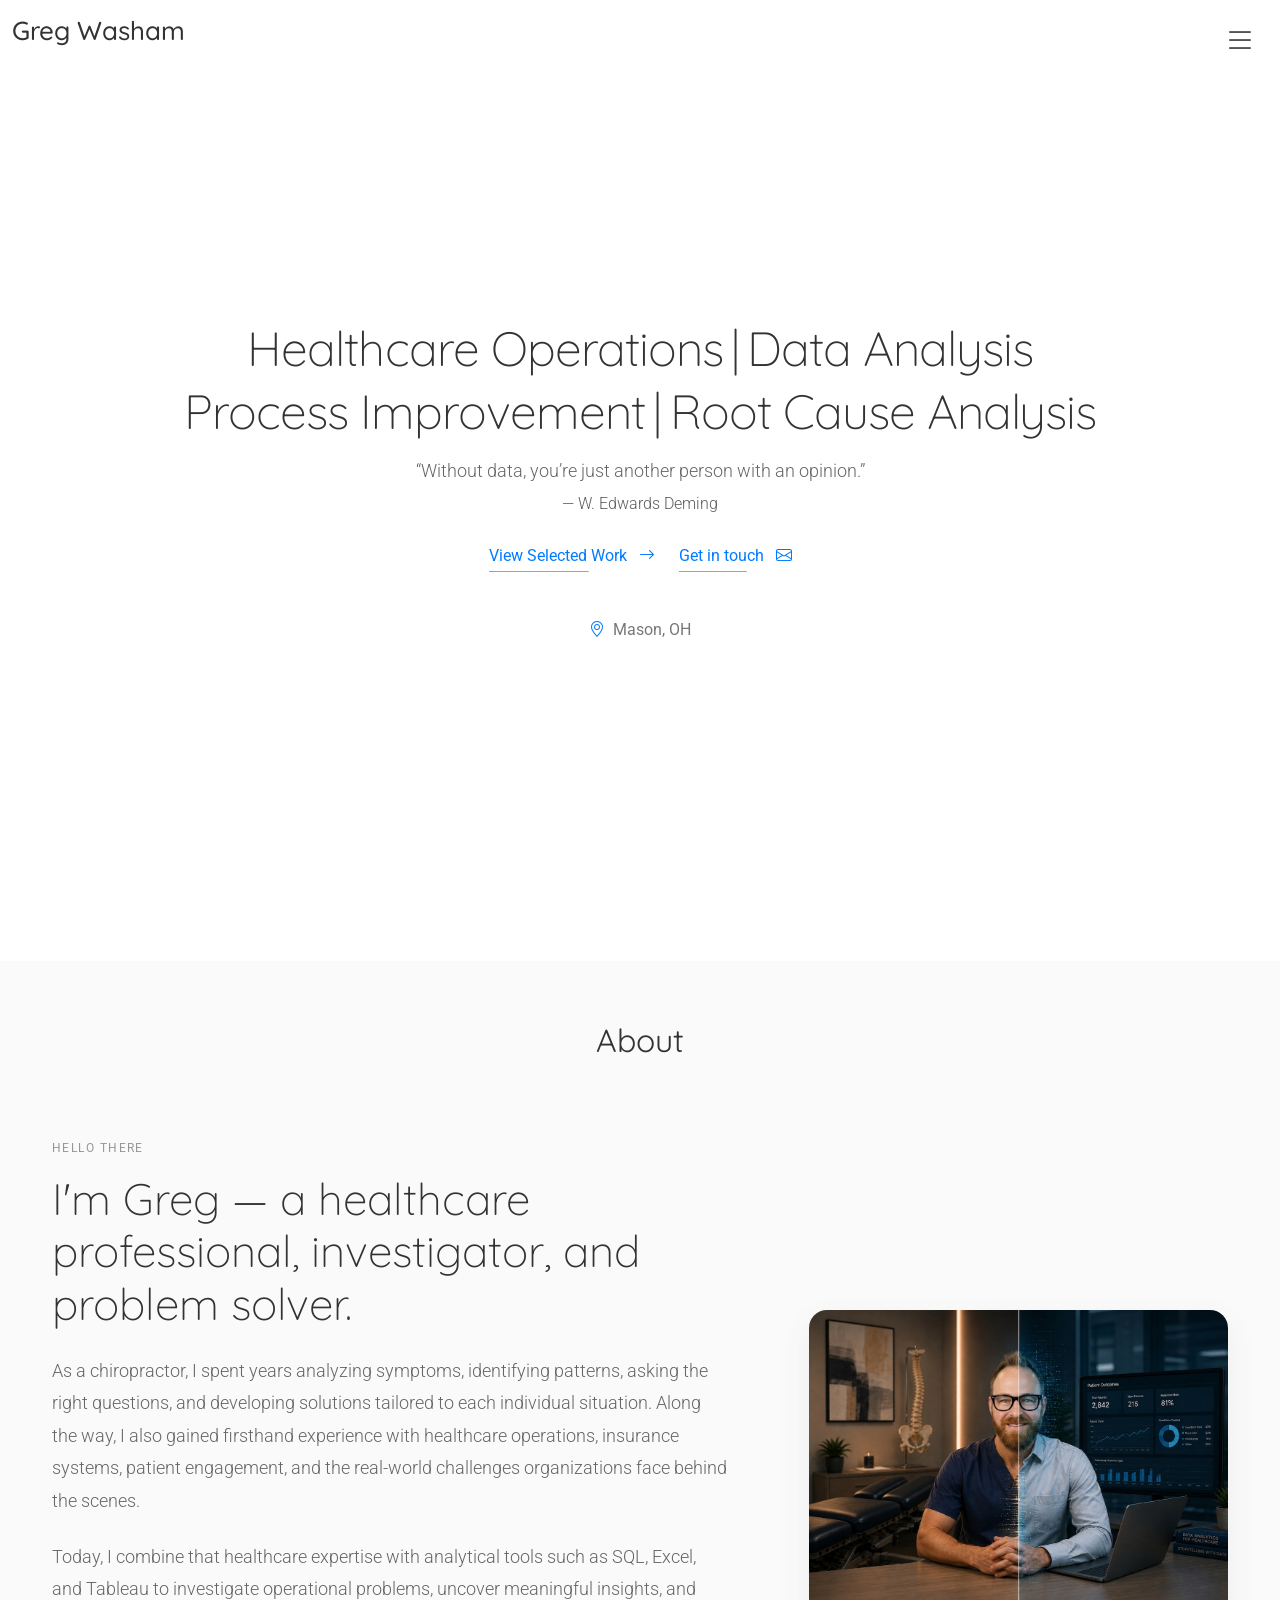
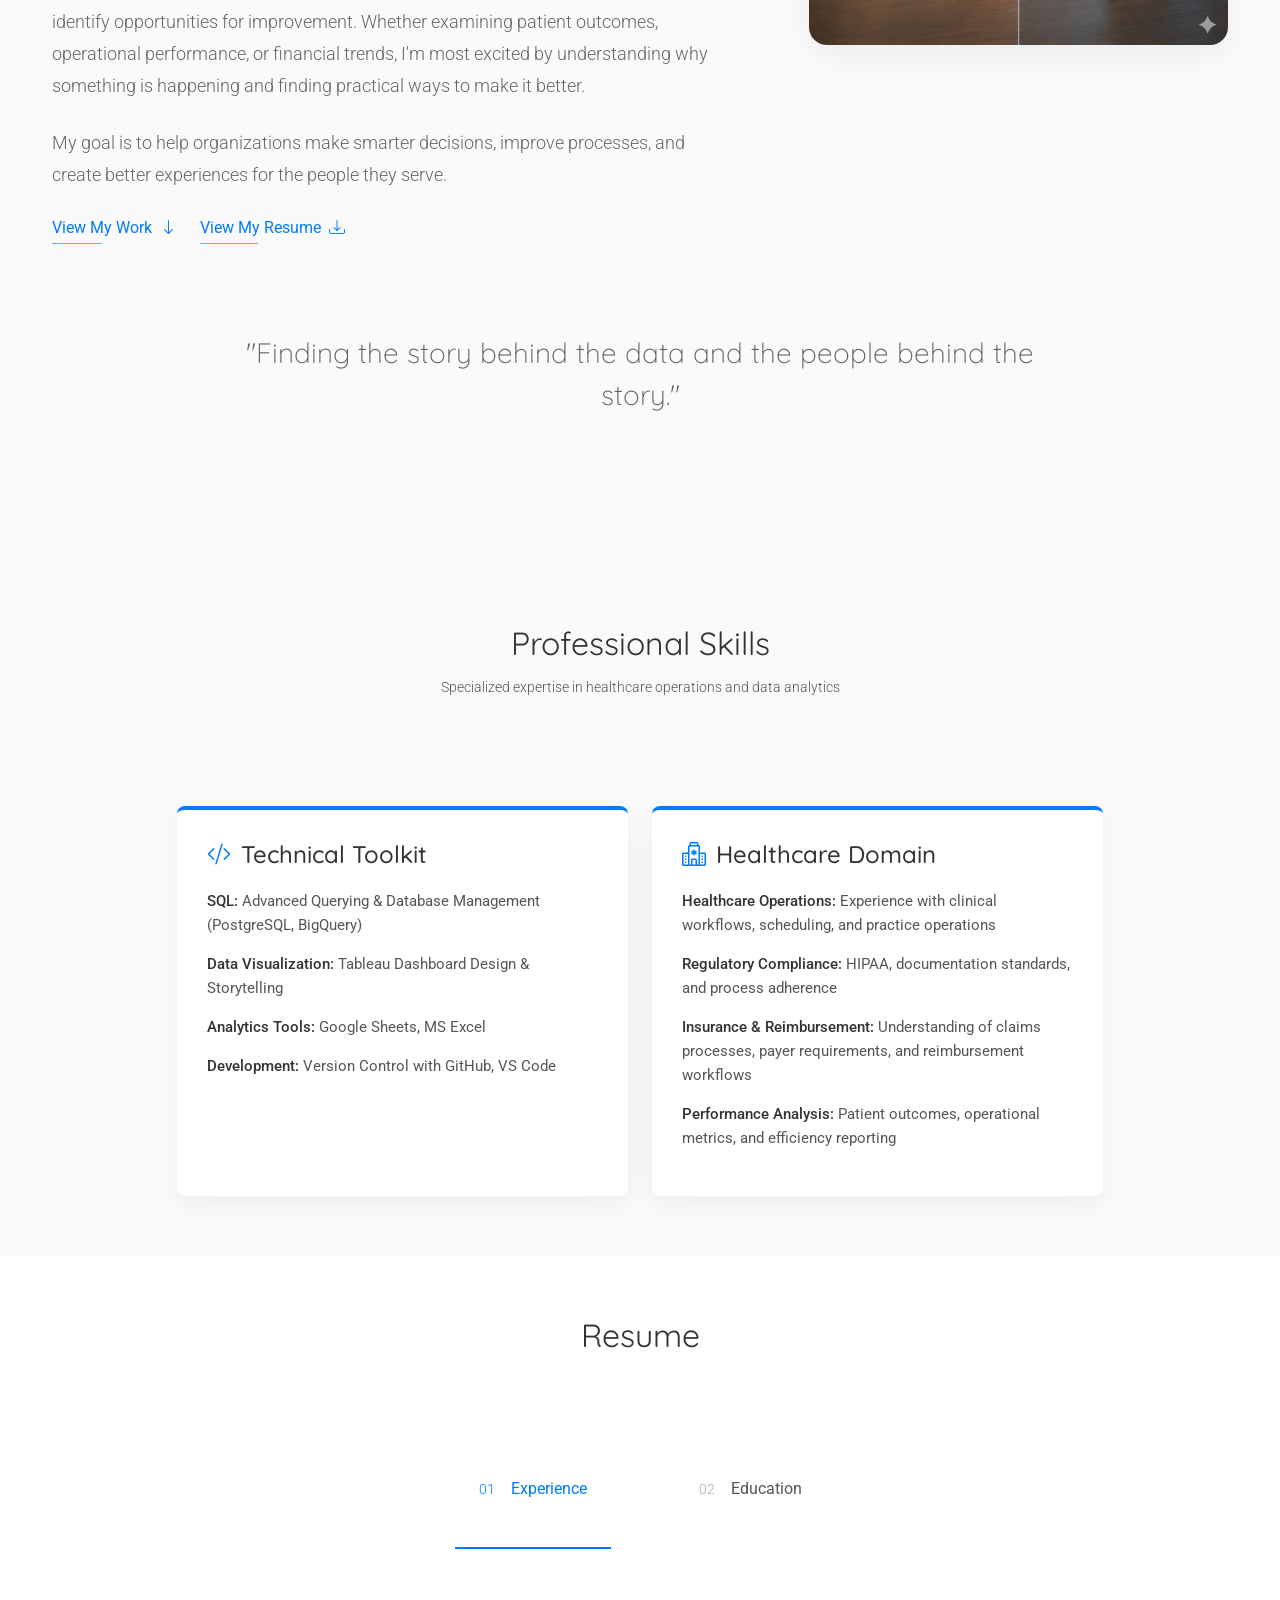
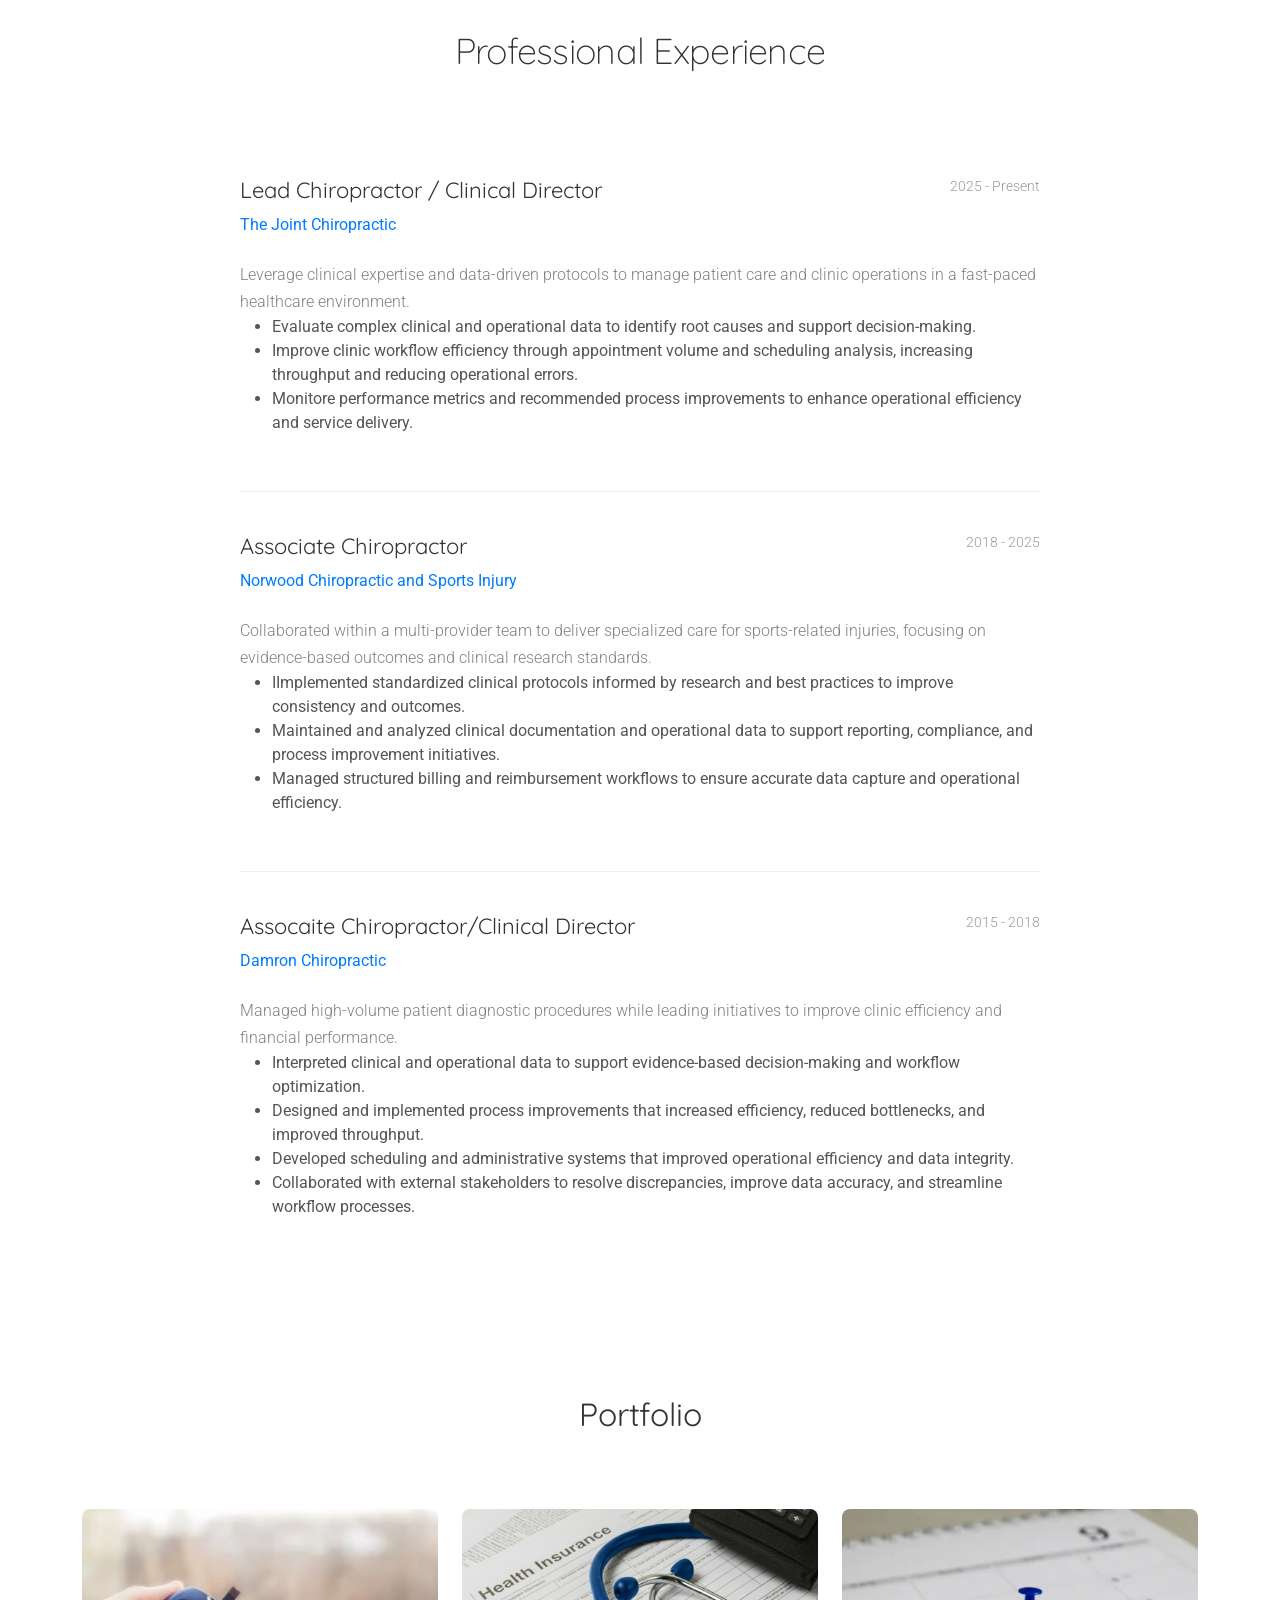
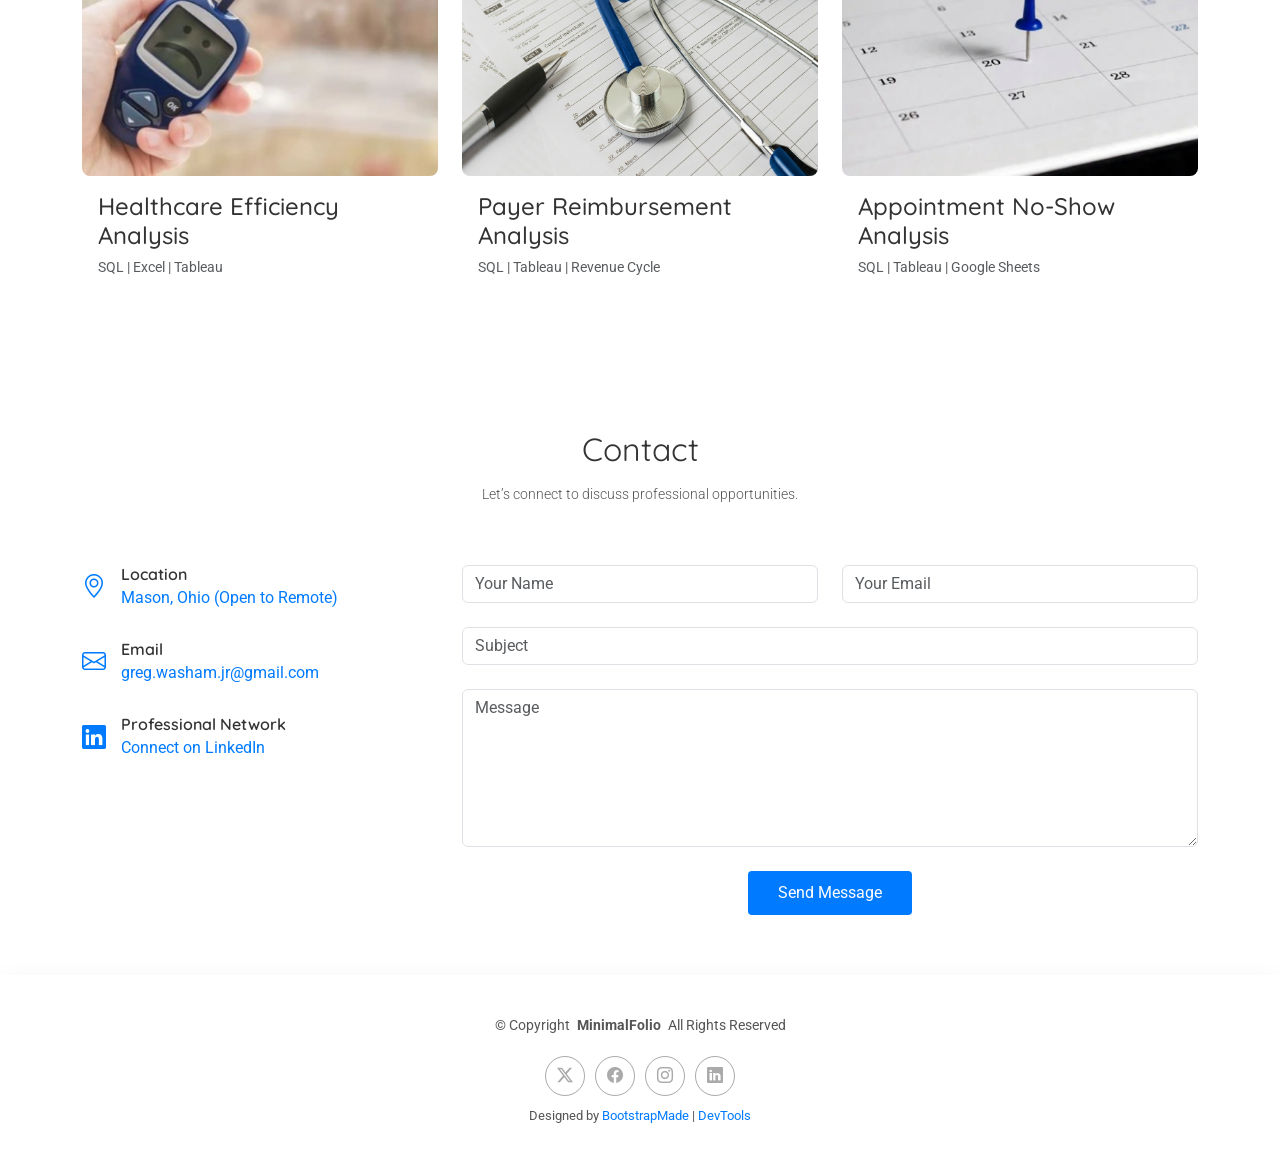
<file: index.html>
<!DOCTYPE html>
<html lang="en">

<head>
  <meta charset="utf-8">
  <meta content="width=device-width, initial-scale=1.0" name="viewport">
  <title>Index - MinimalFolio Bootstrap Template</title>
  <meta name="description" content="">
  <meta name="keywords" content="">

  <!-- Favicons -->
  <link href="assets/img/favicon.png" rel="icon">
  <link href="assets/img/apple-touch-icon.png" rel="apple-touch-icon">

  <!-- Fonts -->
  <link href="https://fonts.googleapis.com" rel="preconnect">
  <link href="https://fonts.gstatic.com" rel="preconnect" crossorigin>
  <link href="https://fonts.googleapis.com/css2?family=Roboto:ital,wght@0,100;0,300;0,400;0,500;0,700;0,900;1,100;1,300;1,400;1,500;1,700;1,900&family=Raleway:ital,wght@0,100;0,200;0,300;0,400;0,500;0,600;0,700;0,800;0,900;1,100;1,200;1,300;1,400;1,500;1,600;1,700;1,800;1,900&family=Quicksand:wght@300;400;500;600;700&display=swap" rel="stylesheet">

  <!-- Vendor CSS Files -->
  <link href="assets/vendor/bootstrap/css/bootstrap.min.css" rel="stylesheet">
  <link href="assets/vendor/bootstrap-icons/bootstrap-icons.css" rel="stylesheet">
  <link href="assets/vendor/aos/aos.css" rel="stylesheet">
  <link href="assets/vendor/glightbox/css/glightbox.min.css" rel="stylesheet">
  <link href="assets/vendor/swiper/swiper-bundle.min.css" rel="stylesheet">

  <!-- Main CSS File -->
  <link href="assets/css/main.css" rel="stylesheet">

  <!-- =======================================================
  * Template Name: MinimalFolio
  * Template URL: https://bootstrapmade.com/minimalfolio-bootstrap-portfolio-template/
  * Updated: Aug 05 2025 with Bootstrap v5.3.7
  * Author: BootstrapMade.com
  * License: https://bootstrapmade.com/license/
  ======================================================== -->
</head>

<body class="index-page">

  <header id="header" class="header d-flex align-items-center position-relative">
    <div class="container-fluid position-relative d-flex align-items-center justify-content-between">

      <a href="index.html" class="logo d-flex align-items-center">
        <!-- Uncomment the line below if you also wish to use an image logo -->
        <!-- <img src="assets/img/logo.webp" alt=""> -->
        <h1 class="sitename">Greg Washam</h1>
      </a>

      <nav id="navmenu" class="navmenu">
        <ul>
          <li><a href="#hero" class="active">Home</a></li>
          <li><a href="#about">About</a></li>
          <li><a href="#resume">Resume</a></li>
          <li><a href="#portfolio">Portfolio</a></li>
          <li><a href="#contact">Contact</a></li>
        </ul>
        <i class="mobile-nav-toggle d-xl-none bi bi-list"></i>
      </nav>

    </div>
  </header>

  <main class="main">

    <!-- Hero Section -->
<section id="hero" class="hero section">

  <div class="container" data-aos="fade-up" data-aos-delay="100">

    <div class="row justify-content-center text-center">

      <div class="col-lg-10">
        <div class="intro" data-aos="fade-up" data-aos-delay="150">
          
          
          <!-- Updated Hero Heading -->
          <h1 class="display-heading mb-3" style="
    display: flex; 
    justify-content: center; 
    flex-wrap: wrap; 
    gap: 0.5rem; 
    font-size: clamp(1rem, 4.2vw, 3rem); 
    letter-spacing: -0.02em;
    width: 100%;
    margin: 0 auto;
    white-space: nowrap;">
  <span>Healthcare Operations</span> | <span>Data Analysis</span>  <span>Process Improvement</span> | <span>Root Cause Analysis</span>
</h1>

          <p class="lead mb-4 text-center mx-auto" style="max-width: 800px; width: 100%;">
            “Without data, you’re just another person with an opinion.”
          <br>
            <span class="text-muted" style="font-size: 0.9em;">— W. Edwards Deming</span>
          </p>

          <!-- Both links now use the same 'link-underline' style -->
          <div class="cta-group d-flex flex-wrap justify-content-center align-items-center gap-4" data-aos="zoom-in" data-aos-delay="250">
            <a href="#portfolio" class="link-underline">
              View Selected Work
              <i class="bi bi-arrow-right ms-2"></i>
            </a>
            <a href="#contact" class="link-underline">
              Get in touch
              <i class="bi bi-envelope ms-2"></i>
            </a>
          </div>

          <div class="meta mt-5 d-flex flex-wrap justify-content-center align-items-center gap-4" data-aos="fade-up" data-aos-delay="300">
            <div class="meta-item d-flex align-items-center gap-2">
              <i class="bi bi-geo-alt"></i>
              <span>Mason, OH</span>
            </div>
          </div>

        </div>
      </div>

    </div>

  </div>

</section><!-- /Hero Section -->

    <!-- About Section -->
    <section id="about" class="about section light-background">

      <!-- Section Title -->
      <div class="container section-title" data-aos="fade-up">
        <h2>About</h2>
        <p></p>
      </div><!-- End Section Title -->

      <div class="container" data-aos="fade-up" data-aos-delay="100">

        <!-- Intro + Photo -->
        <div class="row align-items-center justify-content-between intro-wrap gy-5">
          <div class="col-lg-7" data-aos="fade-right" data-aos-delay="150">
            <div class="intro-content">
              <span class="eyebrow">Hello there</span>
              <h2 class="headline">I'm Greg — a healthcare professional, investigator, and problem solver.</h2>
              <p class="lead">
               As a chiropractor, I spent years analyzing symptoms, identifying patterns, asking the right questions, and developing solutions tailored to each individual situation. Along the way, I also gained firsthand experience with healthcare operations, insurance systems, patient engagement, and the real-world challenges organizations face behind the scenes.
              </p>
              <p class="lead">
                Today, I combine that healthcare expertise with analytical tools such as SQL, Excel, and Tableau to investigate operational problems, uncover meaningful insights, and identify opportunities for improvement. Whether examining patient outcomes, operational performance, or financial trends, I'm most excited by understanding why something is happening and finding practical ways to make it better.
              </p>
          
              <p class="lead">
                My goal is to help organizations make smarter decisions, improve processes, and create better experiences for the people they serve.
              </p>

              <div class="cta-group">
                <a href="#portfolio" class="link-underline">
                  View My Work <i class="bi bi-arrow-down"></i>
                </a>
                <a href="#resume" class="link-underline">
                  View My Resume <i class="bi bi-download"></i>
                </a>
              </div>
            </div>
          </div>

          <div class="col-lg-5" data-aos="zoom-in" data-aos-delay="250">
            <figure class="profile-figure text-center text-lg-end">
              <img src="assets/img/profile/dc-analytics.png" alt="Portrait of Greg" class="img-fluid profile-photo">
              <figcaption class="profile-caption d-flex justify-content-end">
              </figcaption>
            </figure>
          </div>
        </div>
        <!-- End Intro + Photo -->

       
        <!-- Quote -->
        <blockquote class="personal-quote" data-aos="fade-down" data-aos-delay="200">
          <p>"Finding the story behind the data and the people behind the story."</p>
        </blockquote>
        <!-- End Quote -->

        
   
      </div>
    </section><!-- /About Section -->

    <!-- New Skills Section (The Two-Pillar Version) -->
    <section id="skills" class="skills section light-background">
      <div class="container" data-aos="fade-up">

        <div class="section-title text-center mb-5">
          <h2>Professional Skills</h2>
          <p>Specialized expertise in healthcare operations and data analytics</p>
        </div>

        <div class="row g-4 justify-content-center">
          <!-- Technical Toolkit -->
          <div class="col-lg-5">
            <div class="skills-card">
              <h4><i class="bi bi-code-slash"></i>Technical Toolkit</h4>
              <ul class="list-unstyled">
                <li><strong>SQL:</strong> Advanced Querying & Database Management (PostgreSQL, BigQuery)</li>
                <li><strong>Data Visualization:</strong> Tableau Dashboard Design & Storytelling</li>
                <li><strong>Analytics Tools:</strong> Google Sheets, MS Excel</li>
                <li><strong>Development:</strong> Version Control with GitHub, VS Code</li>
              </ul>
            </div>
          </div>

          <!-- Domain Expertise -->
          <div class="col-lg-5">
            <div class="skills-card">
              <h4><i class="bi bi-hospital"></i>Healthcare Domain</h4>
              <ul class="list-unstyled">
                <li><strong>Healthcare Operations:</strong> Experience with clinical workflows, scheduling, and practice operations</li>
                <li><strong>Regulatory Compliance:</strong> HIPAA, documentation standards, and process adherence</li>
                <li><strong>Insurance & Reimbursement:</strong> Understanding of claims processes, payer requirements, and reimbursement workflows</li>
                <li><strong>Performance Analysis:</strong> Patient outcomes, operational metrics, and efficiency reporting</li>
              </ul>
            </div>
          </div>
        </div>

      </div>
    </section>

    <!-- Resume Section -->
    <section id="resume" class="resume section">

      <!-- Section Title -->
      <div class="container section-title" data-aos="fade-up">
        <h2>Resume</h2>
      </div><!-- End Section Title -->

      <div class="container" data-aos="fade-up" data-aos-delay="100">

        <div class="row">
          <div class="col-lg-12">
            <ul class="nav nav-pills resume-navigation justify-content-center" id="resume-resume-tabs" role="tablist" data-aos="fade-up" data-aos-delay="200">
              <li class="nav-item" role="presentation">
                <button class="nav-link active" id="resume-experience-tab" data-bs-toggle="pill" data-bs-target="#resume-experience" type="button" role="tab" aria-controls="resume-experience" aria-selected="true">
                  <span class="nav-number">01</span>
                  <span class="nav-label">Experience</span>
                </button>
              </li>
              <li class="nav-item" role="presentation">
                <button class="nav-link" id="resume-education-tab" data-bs-toggle="pill" data-bs-target="#resume-education" type="button" role="tab" aria-controls="resume-education" aria-selected="false">
                  <span class="nav-number">02</span>
                  <span class="nav-label">Education</span>
                </button>
              </li>
             </ul>
          </div>
        </div>

        <div class="tab-content resume-content" id="resume-resume-tabContent">
          <div class="tab-pane fade show active" id="resume-experience" role="tabpanel" aria-labelledby="resume-experience-tab" tabindex="0" data-aos="fade-up" data-aos-delay="300">
            <div class="section-intro">
              <h2>Professional Experience</h2>
            </div>

            <div class="experience-grid">
              <div class="experience-item" data-aos="fade-up" data-aos-delay="400">
                <div class="item-header">
                  <div class="position-info">
                    <h3>Lead Chiropractor / Clinical Director</h3>
                    <div class="company">The Joint Chiropractic</div>
                  </div>
                  <div class="period">2025 - Present</div>
                </div>
                <div class="item-content">
                  <p>Leverage clinical expertise and data-driven protocols to manage patient care and clinic operations in a fast-paced healthcare environment.</p>
                    <ul>
                      <li>Evaluate complex clinical and operational data to identify root causes and support decision-making.</li>
                      <li>Improve clinic workflow efficiency through appointment volume and scheduling analysis, increasing throughput and reducing operational errors.</li>
                      <li>Monitore performance metrics and recommended process improvements to enhance operational efficiency and service delivery.</li>
                  </ul>
                </div>
              </div>

              <div class="experience-item" data-aos="fade-up" data-aos-delay="450">
                <div class="item-header">
                  <div class="position-info">
                    <h3>Associate Chiropractor</h3>
                    <div class="company">Norwood Chiropractic and Sports Injury</div>
                  </div>
                  <div class="period">2018 - 2025</div>
                </div>
                <div class="item-content">
                  <p>Collaborated within a multi-provider team to deliver specialized care for sports-related injuries, focusing on evidence-based outcomes and clinical research standards.</p>
                    <ul>
                      <li>IImplemented standardized clinical protocols informed by research and best practices to improve consistency and outcomes.</li>
                      <li>Maintained and analyzed clinical documentation and operational data to support reporting, compliance, and process improvement initiatives.</li>
                      <li>Managed structured billing and reimbursement workflows to ensure accurate data capture and operational efficiency.</li>
                    </ul>
                </div>
              </div>

              <div class="experience-item" data-aos="fade-up" data-aos-delay="500">
                <div class="item-header">
                  <div class="position-info">
                    <h3>Assocaite Chiropractor/Clinical Director</h3>
                    <div class="company">Damron Chiropractic</div>
                  </div>
                  <div class="period">2015 - 2018</div>
                </div>
                <div class="item-content">
                  <p>Managed high-volume patient diagnostic procedures while leading initiatives to improve clinic efficiency and financial performance.</p>
                    <ul>
                      <li>Interpreted clinical and operational data to support evidence-based decision-making and workflow optimization.</li>
                      <li>Designed and implemented process improvements that increased efficiency, reduced bottlenecks, and improved throughput.</li>
                      <li>Developed scheduling and administrative systems that improved operational efficiency and data integrity.</li>
                      <li>Collaborated with external stakeholders to resolve discrepancies, improve data accuracy, and streamline workflow processes.</li>
                    </ul>
                </div>
              </div>
            </div>
          </div>

          <div class="tab-pane fade" id="resume-education" role="tabpanel" aria-labelledby="resume-education-tab" tabindex="0" data-aos="fade-up" data-aos-delay="300">
            <div class="section-intro">
              <h2>Educational Background</h2>
            </div>


            
            <div class="education-list">
              <div class="education-entry" data-aos="fade-up" data-aos-delay="400">
                <div class="degree-year">Jan 2026</div>
                <div class="degree-details">
                  <h3>SQL Assocaite Certification</h3>
                  <div class="institution">DataCamp</div>
                  <p class="mb-3">Verified proficiency in SQL for data analysis, including complex joins, subqueries, and data cleaning for relational databases.</p>
                    <ul class="cert-skills">
                      <li>Validated through timed, hands-on technical assessments in PostgreSQL.</li>
                      <li>Competency in data manipulation, exploratory data analysis, and reporting.</li>
                    </ul>
                </div>
              </div>

              <div class="education-entry" data-aos="fade-up" data-aos-delay="450">
                <div class="degree-year">May 2026</div>
                <div class="degree-details">
                  <h3>Google Data Analytics Professional Certificate</h3>
                  <div class="institution">Coursera/Google</div>
                  <p class="mb-3">Intensive program covering the end-to-end data analysis process, including data cleaning, analysis, and visualization.</p>
                    <ul class="cert-skills">
                      <li><strong>Tools:</strong> SQL (BigQuery), Tableau, Python, Google Sheets</li>
                      <li><strong>Capstone:</strong> Completed a full-scale healthcare analysis project on 100k+ records</li>
                    </ul>
                </div>
              </div>

              <div class="education-entry" data-aos="fade-up" data-aos-delay="450">
                <div class="degree-year">Apr 2011</div>
                <div class="degree-details">
                  <h3>Doctorate of Chiropractic</h3>
                  <div class="institution">Logan College of Chiropractic</div>
                  <p class="mb-3">Advanced clinical degree focused on diagnostic logic, biomechanical analysis, and patient outcome data management.</p>
                </div>
              </div>

              <div class="education-entry" data-aos="fade-up" data-aos-delay="500">
                <div class="degree-year">Apr 2009</div>
                <div class="degree-details">
                  <h3>Bachelors of Science in Life Sciences</h3>
                  <div class="institution">Logan College of Chiropractic</div>
                  <p>Foundational scientific program emphasizing biological systems, research methodology, and the analysis of complex anatomical data.</p>
                </div>
              </div>
            </div>
          </div>

          

      </div>

    </section><!-- /Resume Section -->


  <!-- Portfolio Section -->
<section id="portfolio" class="portfolio section">

  <!-- Section Title -->
  <div class="container section-title" data-aos="fade-up">
    <h2>Portfolio</h2>
  </div>

  <div class="container" data-aos="fade-up" data-aos-delay="100">

    <!-- All projects must stay inside this ONE row div -->
    <div class="row gy-4 portfolio-container justify-content-center">

      <!-- Project 1: Healthcare Efficiency -->
      <div class="col-lg-4 col-md-6 portfolio-item">
        <div class="portfolio-card">
          <div class="image-container">
            <img src="assets/img/portfolio/sad diabetic.jpg" class="img-fluid" alt="Healthcare Data Analysis">
            <div class="overlay">
              <div class="overlay-content">
                <a href="portfolio-details-diabetes.html" class="details-link non-glightbox" title="Read Case Study">
                  <i class="bi bi-file-earmark-text"></i>
                </a>
              </div>
            </div>
          </div>
          <div class="portfolio-content p-3">
            <h4>Healthcare Efficiency Analysis</h4>
            <p class="text-muted small">SQL | Excel | Tableau</p>
          </div>
        </div>
      </div>

      <!-- Project 2: Insurance Analysis -->
      <div class="col-lg-4 col-md-6 portfolio-item">
        <div class="portfolio-card">
          <div class="image-container">
            <img src="assets/img/portfolio/ins.png" class="img-fluid" alt="Insurance Coverage Analysis" loading="lazy">
            <div class="overlay">
              <div class="overlay-content">
                <a href="portfolio-details-ins.html" class="details-link non-glightbox" title="Read Case Study">
                  <i class="bi bi-file-earmark-text"></i>
                </a>                
              </div>
            </div>
          </div>
          <div class="portfolio-content p-3">
            <h4>Payer Reimbursement Analysis</h4>
            <p class="text-muted small">SQL | Tableau | Revenue Cycle</p>
          </div>
        </div>
      </div>

      <!-- Project 3: No-Show Analysis -->
      <div class="col-lg-4 col-md-6 portfolio-item">
        <div class="portfolio-card">
          <div class="image-container">
            <img src="assets/img/portfolio/calendar.png" class="img-fluid" alt="Appointment No-Show Analysi" loading="lazy">
            <div class="overlay">
              <div class="overlay-content">
               <a href="portfolio-details-no-show.html" class="details-link non-glightbox" title="Read Case Study">
                  <i class="bi bi-file-earmark-text"></i>
                </a>
             </div>
            </div>
          </div>
          <div class="portfolio-content p-3">
            <h4>Appointment No-Show Analysis</h4>
            <p class="text-muted small">SQL | Tableau | Google Sheets</p>
          </div>
        </div>
      </div>

    </div> <!-- This closes the ROW -->
  </div> <!-- This closes the CONTAINER -->

</section>

    
  
   <!-- Contact Section -->
<section id="contact" class="contact section">

  <!-- Section Title -->
  <div class="container section-title" data-aos="fade-up">
    <h2>Contact</h2>
    <p>Let’s connect to discuss professional opportunities.</p>
  </div><!-- End Section Title -->

  <div class="container" data-aos="fade-up" data-aos-delay="100">

    <div class="row gy-4">

      <!-- Left Side: Contact Info -->
      <div class="col-lg-4">
        
        <div class="info-item d-flex align-items-center" data-aos="fade-up" data-aos-delay="200" style="margin-bottom: 30px;">
          <i class="bi bi-geo-alt flex-shrink-0" style="margin-right: 15px; font-size: 1.5rem; color: #007bff;"></i>
          <div>
            <h3 style="font-size: 1rem; margin-bottom: 2px; font-weight: 600;">Location</h3>
            <p style="color: #007bff; margin-bottom: 0;">Mason, Ohio (Open to Remote)</p>
          </div>
        </div><!-- End Info Item -->

        <div class="info-item d-flex align-items-center" data-aos="fade-up" data-aos-delay="300" style="margin-bottom: 30px;">
          <i class="bi bi-envelope flex-shrink-0" style="margin-right: 15px; font-size: 1.5rem; color: #007bff;"></i>
          <div>
            <h3 style="font-size: 1rem; margin-bottom: 2px; font-weight: 600;">Email</h3>
            <p style="color: #007bff; margin-bottom: 0;">greg.washam.jr@gmail.com</p>
          </div>
        </div><!-- End Info Item -->

        <div class="info-item d-flex align-items-center" data-aos="fade-up" data-aos-delay="400" style="margin-bottom: 30px;">
          <i class="bi bi-linkedin flex-shrink-0" style="margin-right: 15px; font-size: 1.5rem; color: #007bff;"></i>
          <div>
            <h3 style="font-size: 1rem; margin-bottom: 2px; font-weight: 600;">Professional Network</h3>
            <p style="margin-bottom: 0;"><a href="https://www.linkedin.com/in/gregwashamjr/" style="color: #007bff; text-decoration: none;">Connect on LinkedIn</a></p>
          </div>
        </div><!-- End Info Item -->

      </div><!-- End Left Side -->

      <!-- Right Side: Contact Form -->
      <div class="col-lg-8">
        <form action="forms/contact.php" method="post" class="php-email-form" data-aos="fade-up" data-aos-delay="500">
          <div class="row gy-4">
            <div class="col-md-6">
              <input type="text" name="name" class="form-control" placeholder="Your Name" required="">
            </div>
            <div class="col-md-6 ">
              <input type="email" class="form-control" name="email" placeholder="Your Email" required="">
            </div>
            <div class="col-md-12">
              <input type="text" class="form-control" name="subject" placeholder="Subject" required="">
            </div>
            <div class="col-md-12">
              <textarea class="form-control" name="message" rows="6" placeholder="Message" required=""></textarea>
            </div>
            <div class="col-md-12 text-center">
              <div class="loading">Loading</div>
              <div class="error-message"></div>
              <div class="sent-message">Your message has been sent. Thank you!</div>
              <button type="submit" style="background: #007bff; color: #fff; border: 0; padding: 10px 30px; transition: 0.4s; border-radius: 4px;">Send Message</button>
            </div>
          </div>
        </form>
      </div><!-- End Contact Form -->

    </div><!-- End Row -->

  </div>

</section><!-- /Contact Section -->

  </main>

  <footer id="footer" class="footer">

    <div class="container">
      <div class="copyright text-center ">
        <p>© <span>Copyright</span> <strong class="px-1 sitename">MinimalFolio</strong> <span>All Rights Reserved</span></p>
      </div>
      <div class="social-links d-flex justify-content-center">
        <a href=""><i class="bi bi-twitter-x"></i></a>
        <a href=""><i class="bi bi-facebook"></i></a>
        <a href=""><i class="bi bi-instagram"></i></a>
        <a href=""><i class="bi bi-linkedin"></i></a>
      </div>
      <div class="credits">
        <!-- All the links in the footer should remain intact. -->
        <!-- You can delete the links only if you've purchased the pro version. -->
        <!-- Licensing information: https://bootstrapmade.com/license/ -->
        <!-- Purchase the pro version with working PHP/AJAX contact form: [buy-url] -->
        Designed by <a href="https://bootstrapmade.com/">BootstrapMade</a> | <a href="https://bootstrapmade.com/tools/">DevTools</a>
      </div>
    </div>

  </footer>

  <!-- Scroll Top -->
  <a href="#" id="scroll-top" class="scroll-top d-flex align-items-center justify-content-center"><i class="bi bi-arrow-up-short"></i></a>

  <!-- Preloader -->
  <div id="preloader">
    <div></div>
    <div></div>
    <div></div>
    <div></div>
  </div>

  <!-- Vendor JS Files -->
  <script src="assets/vendor/bootstrap/js/bootstrap.bundle.min.js"></script>
  <script src="assets/vendor/php-email-form/validate.js"></script>
  <script src="assets/vendor/aos/aos.js"></script>
  <script src="assets/vendor/typed.js/typed.umd.js"></script>
  <script src="assets/vendor/waypoints/noframework.waypoints.js"></script>
  <script src="assets/vendor/imagesloaded/imagesloaded.pkgd.min.js"></script>
  <script src="assets/vendor/isotope-layout/isotope.pkgd.min.js"></script>
  <script src="assets/vendor/glightbox/js/glightbox.min.js"></script>
  <script src="assets/vendor/swiper/swiper-bundle.min.js"></script>

  <!-- Main JS File -->
  <script src="assets/js/main.js"></script>

</body>

</html>
</file>
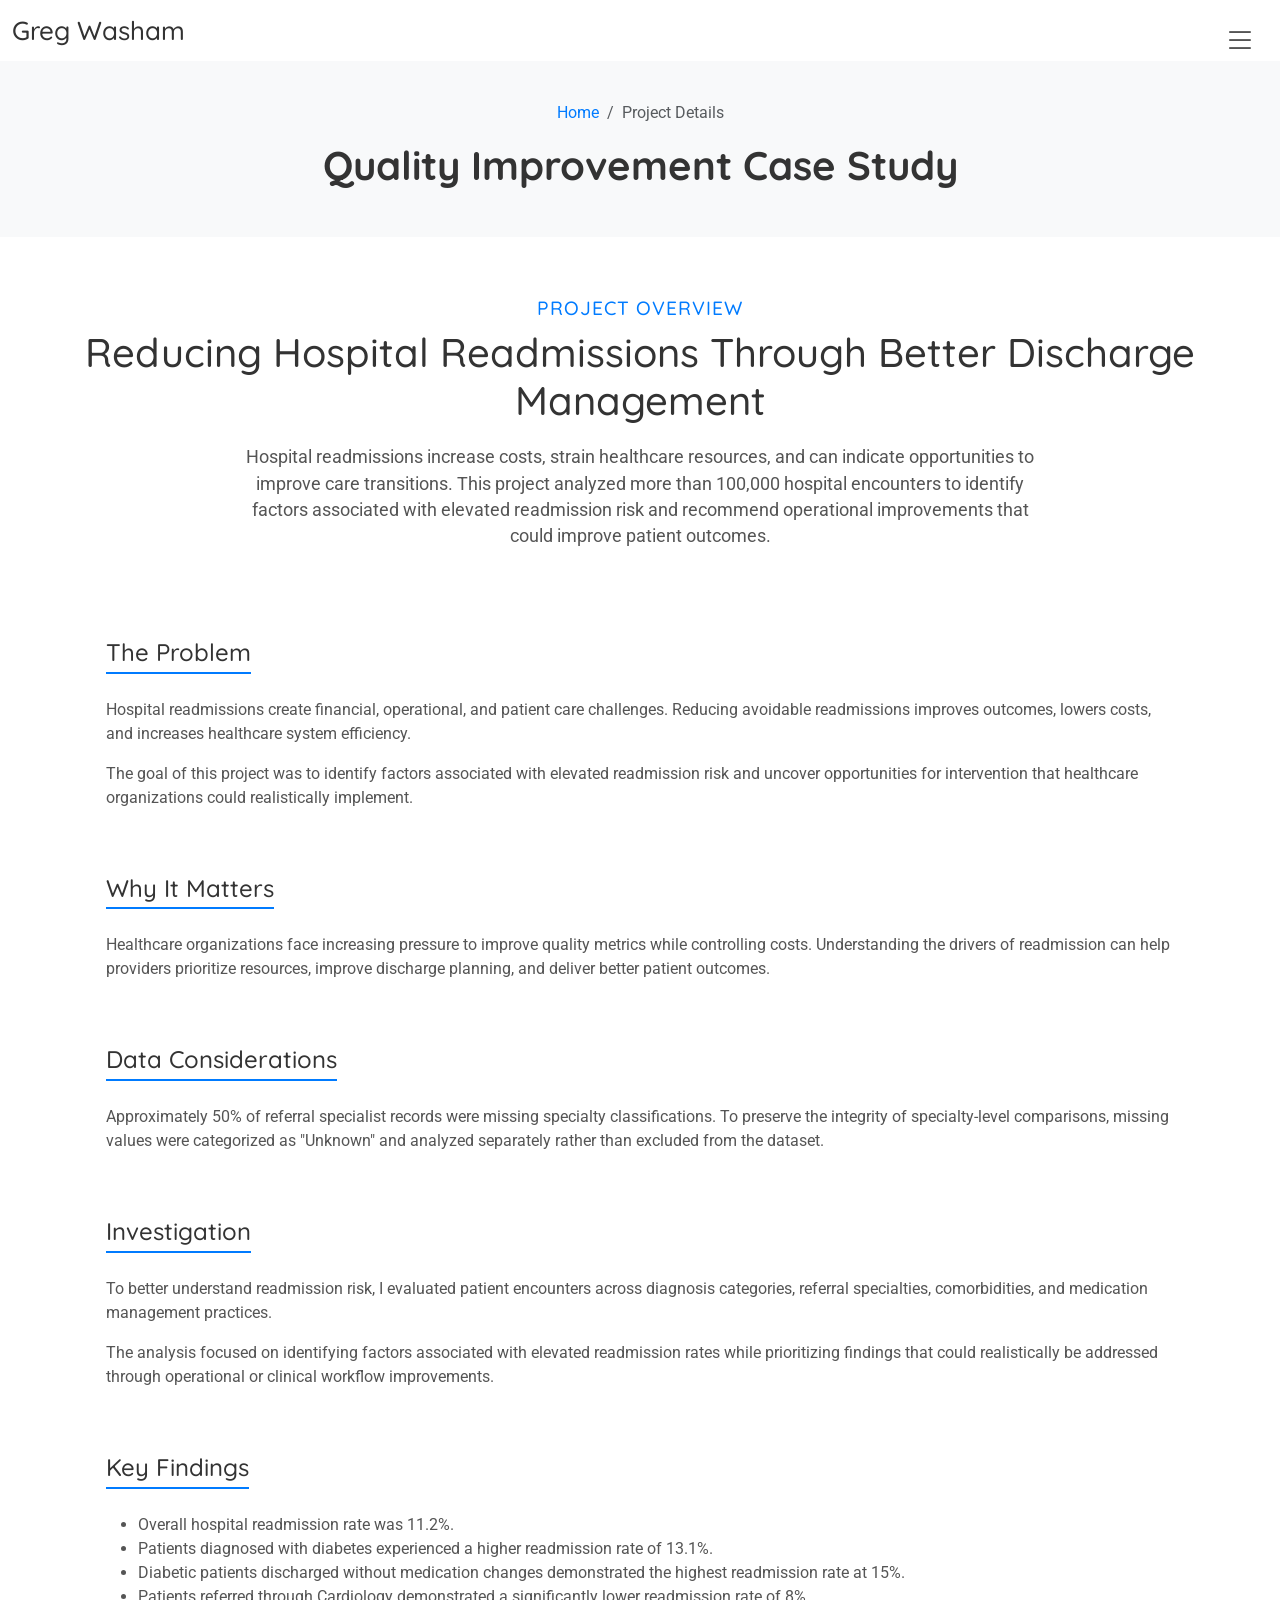
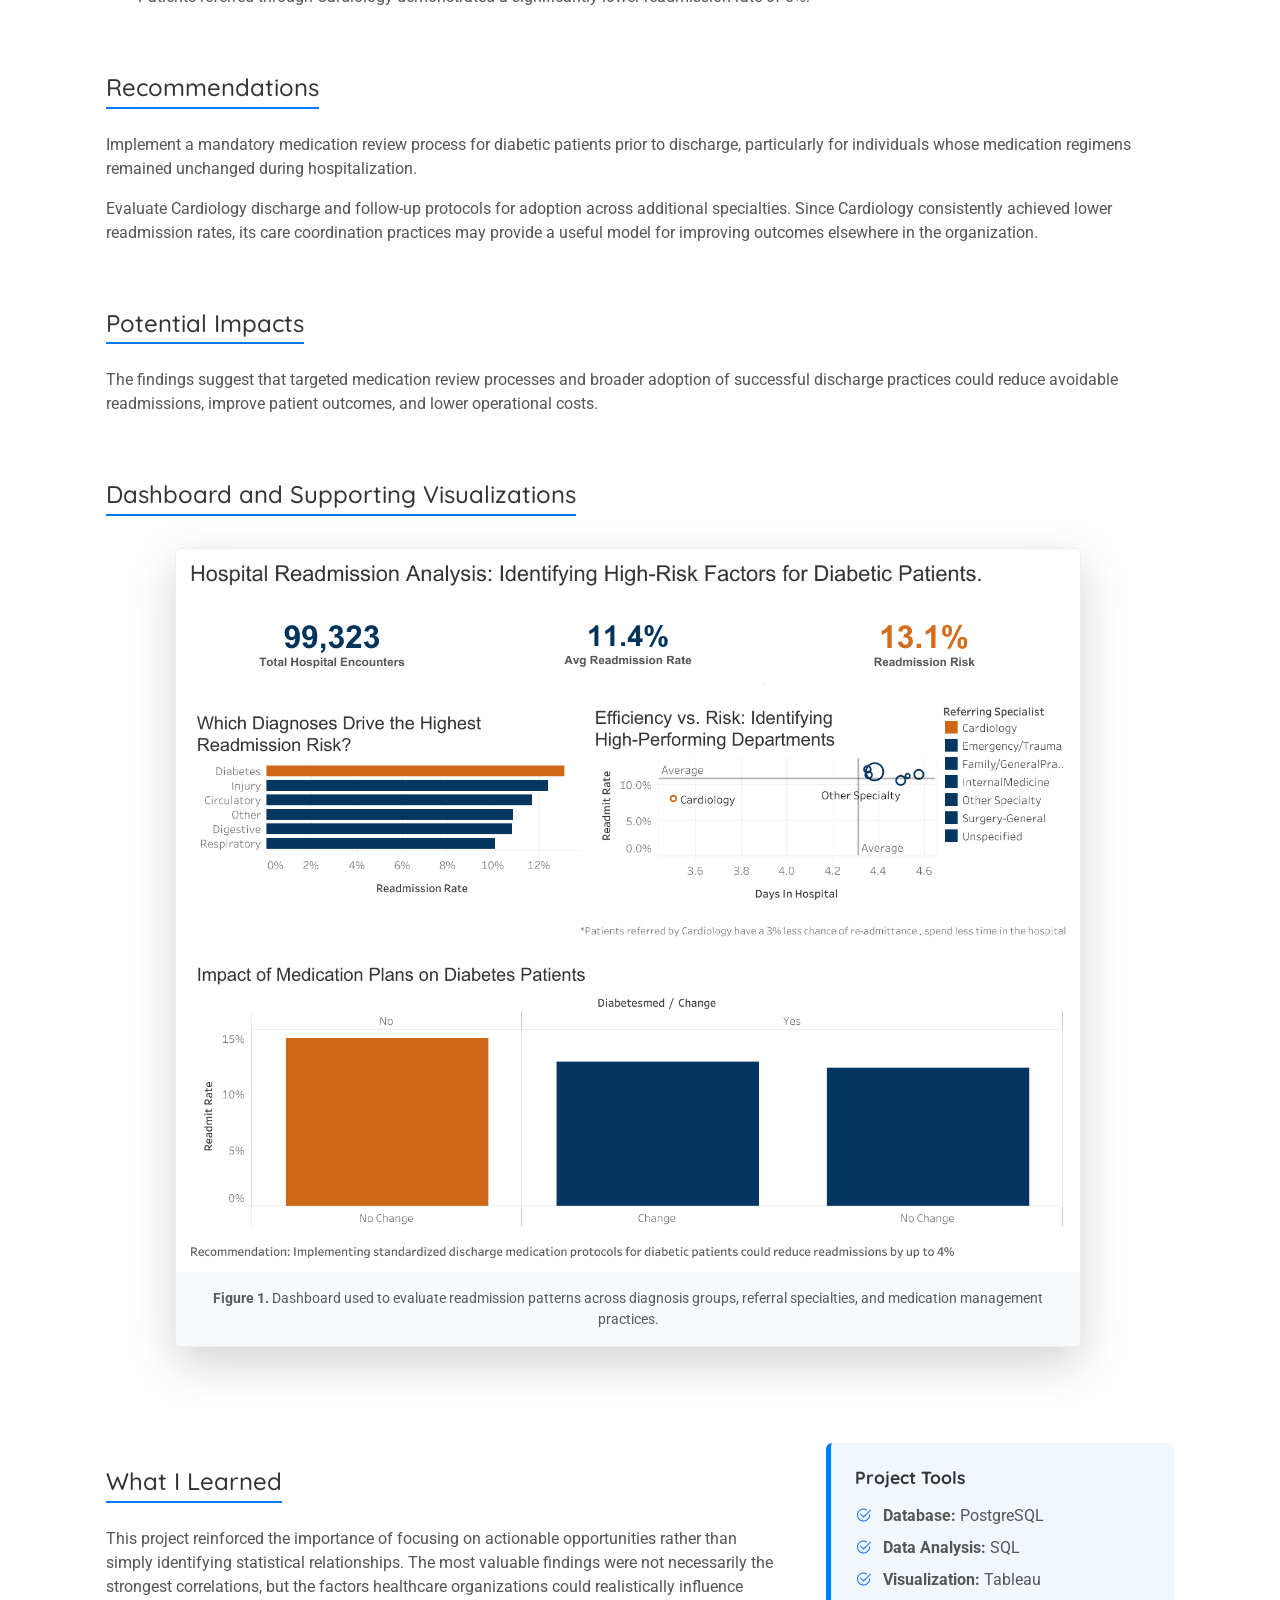
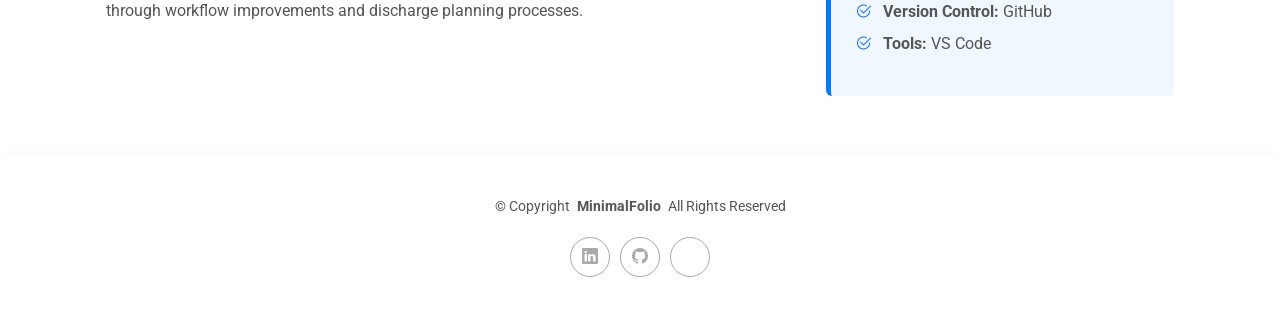
<file: portfolio-details-diabetes.html>
<!DOCTYPE html>
<html lang="en">

<head>
  <meta charset="utf-8">
  <meta content="width=device-width, initial-scale=1.0" name="viewport">
  <title>Project Details - Greg Washam Portfolio</title>
  <meta name="description" content="Healthcare Data Analytics Project: Hospital Efficiency and Risk Analysis">

  <!-- Favicons -->
  <link href="assets/img/favicon.png" rel="icon">
  <link href="assets/img/apple-touch-icon.png" rel="apple-touch-icon">

  <!-- Fonts -->
  <link href="https://fonts.googleapis.com" rel="preconnect">
  <link href="https://fonts.gstatic.com" rel="preconnect" crossorigin>
  <link href="https://fonts.googleapis.com/css2?family=Roboto:wght@300;400;500;700&family=Raleway:wght@300;400;500;700&family=Quicksand:wght@300;400;500;600;700&display=swap" rel="stylesheet">

  <!-- Vendor CSS Files -->
  <link href="assets/vendor/bootstrap/css/bootstrap.min.css" rel="stylesheet">
  <link href="assets/vendor/bootstrap-icons/bootstrap-icons.css" rel="stylesheet">
  <link href="assets/vendor/aos/aos.css" rel="stylesheet">
  <link href="assets/vendor/glightbox/css/glightbox.min.css" rel="stylesheet">
  <link href="assets/vendor/swiper/swiper-bundle.min.css" rel="stylesheet">

  <!-- Main CSS File -->
  <link href="assets/css/main.css" rel="stylesheet">
</head>

<body class="portfolio-details-page">

  <header id="header" class="header d-flex align-items-center position-relative">
    <div class="container-fluid position-relative d-flex align-items-center justify-content-between">
      <a href="index.html" class="logo d-flex align-items-center">
        <h1 class="sitename">Greg Washam</h1>
      </a>
      <nav id="navmenu" class="navmenu">
        <ul>
          <li><a href="index.html#hero">Home</a></li>
          <li><a href="index.html#portfolio">Portfolio</a></li>
          <li><a href="index.html#contact">Contact</a></li>
        </ul>
        <i class="mobile-nav-toggle d-xl-none bi bi-list"></i>
      </nav>
    </div>
  </header>

  <main class="main">

  <!-- Page Title -->
  <div class="page-title" style="padding: 40px 0; background: #f8f9fa;">
    <div class="container text-center">
      <nav aria-label="breadcrumb">
        <ol class="breadcrumb justify-content-center" style="background: transparent;">
          <li class="breadcrumb-item"><a href="index.html">Home</a></li>
          <li class="breadcrumb-item active">Project Details</li>
        </ol>
      </nav>
      <h1 style="font-weight: 700;">Quality Improvement Case Study</h1>
    </div>
  </div>

  <!-- Portfolio Details Section -->
  <section id="portfolio-details" class="portfolio-details" style="padding: 60px 0;">
    <div class="container">

      <div class="row text-center mb-5">
        <div class="col-lg-12">
          <h2 style="color: #007bff; font-size: 1.2rem; text-transform: uppercase; letter-spacing: 1px;">Project Overview</h2>
          <h3 style="font-size: 2.5rem; margin-bottom: 20px;">Reducing Hospital Readmissions Through Better Discharge Management</h3>
          <p class="mx-auto" style="max-width: 800px; font-size: 1.1rem; color: #555;">
             Hospital readmissions increase costs, strain healthcare resources, and can indicate opportunities to improve care transitions. This project analyzed more than 100,000 hospital encounters to identify factors associated with elevated readmission risk and recommend operational improvements that could improve patient outcomes.
          </p>
        </div>
      </div>

    
      <!-- Content Row -->
        <div class="row gy-4">

          <!-- Left Content -->
          <div class="col">

            <div class="content-box p-4">

              <h4 style="border-bottom: 2px solid #007bff; display: inline-block; padding-bottom: 5px;">
                The Problem
              </h4>

              <p class="mt-3">
                Hospital readmissions create financial, operational, and patient care challenges. Reducing avoidable readmissions improves outcomes, lowers costs, and increases healthcare system efficiency.
              </p>

              <p class="mt-3">
                The goal of this project was to identify factors associated with elevated readmission risk and uncover opportunities for intervention that healthcare organizations could realistically implement.
              </p>

              <h4 class="mt-5" style="border-bottom: 2px solid #007bff; display: inline-block; padding-bottom: 5px;">
                Why It Matters
              </h4>

              <p class="mt-3">
                Healthcare organizations face increasing pressure to improve quality metrics while controlling costs. Understanding the drivers of readmission can help providers prioritize resources, improve discharge planning, and deliver better patient outcomes.
              </p>

              <h4 class="mt-5" style="border-bottom: 2px solid #007bff; display: inline-block; padding-bottom: 5px;">
                Data Considerations
              </h4>

              <p class="mt-3">
                Approximately 50% of referral specialist records were missing specialty classifications. To preserve the integrity of specialty-level comparisons, missing values were categorized as "Unknown" and analyzed separately rather than excluded from the dataset.
              </p>

              <h4 class="mt-5" style="border-bottom: 2px solid #007bff; display: inline-block; padding-bottom: 5px;">
                Investigation
              </h4>

              <p class="mt-3">
                To better understand readmission risk, I evaluated patient encounters across diagnosis categories, referral specialties, comorbidities, and medication management practices.
              </p>

              <p class="mt-3">
                The analysis focused on identifying factors associated with elevated readmission rates while prioritizing findings that could realistically be addressed through operational or clinical workflow improvements.
              </p>

              <h4 class="mt-5" style="border-bottom: 2px solid #007bff; display: inline-block; padding-bottom: 5px;">
                Key Findings
              </h4>

              <ul class="mt-3">
                <li>Overall hospital readmission rate was 11.2%.</li>
                <li>Patients diagnosed with diabetes experienced a higher readmission rate of 13.1%.</li>
                <li>Diabetic patients discharged without medication changes demonstrated the highest readmission rate at 15%.</li>
                <li>Patients referred through Cardiology demonstrated a significantly lower readmission rate of 8%.</li>
              </ul>

              <h4 class="mt-5" style="border-bottom: 2px solid #007bff; display: inline-block; padding-bottom: 5px;">
                Recommendations
              </h4>

              <p class="mt-3">
                Implement a mandatory medication review process for diabetic patients prior to discharge, particularly for individuals whose medication regimens remained unchanged during hospitalization.
              </p>

              <p class="mt-3">
                Evaluate Cardiology discharge and follow-up protocols for adoption across additional specialties. Since Cardiology consistently achieved lower readmission rates, its care coordination practices may provide a useful model for improving outcomes elsewhere in the organization.
              </p>

              <h4 class="mt-5" style="border-bottom: 2px solid #007bff; display: inline-block; padding-bottom: 5px;">
                Potential Impacts
              </h4>

              <p class="mt-3">
                The findings suggest that targeted medication review processes and broader adoption of successful discharge practices could reduce avoidable readmissions, improve patient outcomes, and lower operational costs.
              </p>

              <h4 class="mt-5" style="border-bottom: 2px solid #007bff; display: inline-block; padding-bottom: 5px;">
                Dashboard and Supporting Visualizations
              </h4>
            </div>
          </div>

        
      <!-- Main Visual -->
      <div class="row justify-content-center mb-5">
        <div class="col-lg-10">
          <div class="shadow-lg rounded overflow-hidden bg-light" style="min-height: 300px; border: 1px solid #eee;">
            <!-- Remember to add your screenshot to this path -->
            <img src="assets/img/portfolio/diabetes-dashboard-main-V2.png" alt="Tableau Dashboard" class="img-fluid">
            <div class="p-3 text-center text-muted small"><strong>Figure 1.</strong> Dashboard used to evaluate readmission patterns across diagnosis groups, referral specialties, and medication management practices.</div>
          </div>
        </div>
      </div>

      <div class="row gy-4">

    <!-- Left Content -->
    <div class="col-lg-8">

        <div class="content-box p-4">

            <h4 style="border-bottom: 2px solid #007bff; display: inline-block; padding-bottom: 5px;">
                What I Learned
            </h4>

            <p class="mt-3">
                This project reinforced the importance of focusing on actionable opportunities rather than simply identifying statistical relationships. The most valuable findings were not necessarily the strongest correlations, but the factors healthcare organizations could realistically influence through workflow improvements and discharge planning processes.
            </p>

        </div>

    </div>

    <!-- Right Sidebar -->
    <div class="col-lg-4">

        <div class="p-4 rounded" style="background: #f0f7ff; border-left: 5px solid #007bff;">

            <h4 style="font-size: 1.1rem; font-weight: 700;">
                Project Tools
            </h4>

            <ul class="list-unstyled mt-3">

                <li class="mb-2">
                    <i class="bi bi-check2-circle text-primary me-2"></i>
                    <strong>Database:</strong> PostgreSQL
                </li>

                <li class="mb-2">
                    <i class="bi bi-check2-circle text-primary me-2"></i>
                    <strong>Data Analysis:</strong> SQL
                </li>

                <li class="mb-2">
                    <i class="bi bi-check2-circle text-primary me-2"></i>
                    <strong>Visualization:</strong> Tableau
                </li>

                <li class="mb-2">
                    <i class="bi bi-check2-circle text-primary me-2"></i>
                    <strong>Version Control:</strong> GitHub
                </li>

                <li class="mb-2">
                    <i class="bi bi-check2-circle text-primary me-2"></i>
                    <strong>Tools:</strong> VS Code
                </li>

            </ul>

        </div>

    </div>

</div>
</section>
</main>

  <footer id="footer" class="footer">
    <div class="container">
      <div class="copyright text-center">
        <p>© <span>Copyright</span> <strong class="px-1">MinimalFolio</strong> <span>All Rights Reserved</span></p>
      </div>
      <div class="social-links d-flex justify-content-center">
        <a href="https://https://www.linkedin.com/in/greg-washam-49952035b/ "><i class="bi bi-linkedin"></i></a>
        <a href="https://github.com/gregwashamjr"><i class="bi bi-github"></i></a>
        <a href="https://public.tableau.com/app/profile/greg.washam/viz/DiabetesDataAnalysis_17775820265220/HospitalReadmissionAnalysisIdentifyingHigh-RiskFactorsforDiabeticPatients_"></i></a>
      </div>
    </div>
  </footer>

  <!-- Vendor JS Files -->
  <script src="assets/vendor/bootstrap/js/bootstrap.bundle.min.js"></script>
  <script src="assets/vendor/aos/aos.js"></script>
  <script src="assets/vendor/glightbox/js/glightbox.min.js"></script>
  <script src="assets/vendor/swiper/swiper-bundle.min.js"></script>
  <script src="assets/js/main.js"></script>

</body>
</html>
</file>
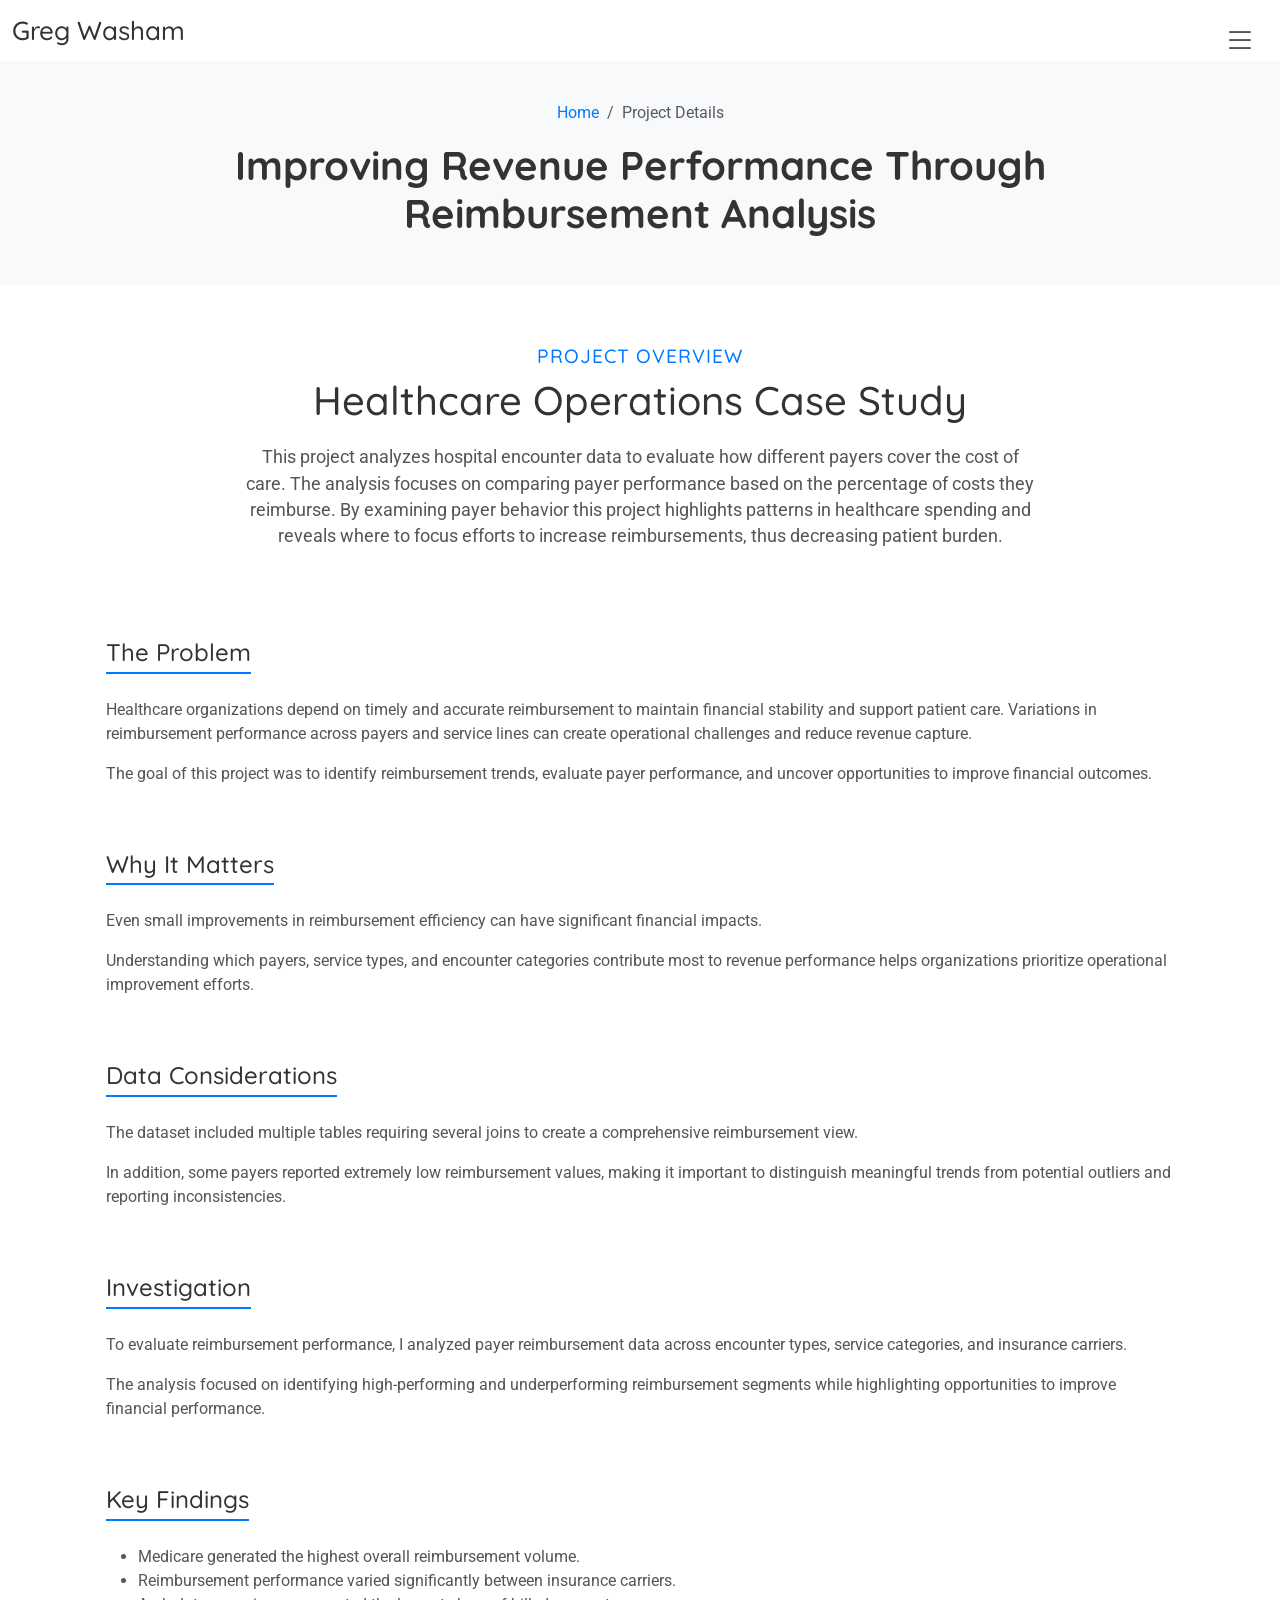
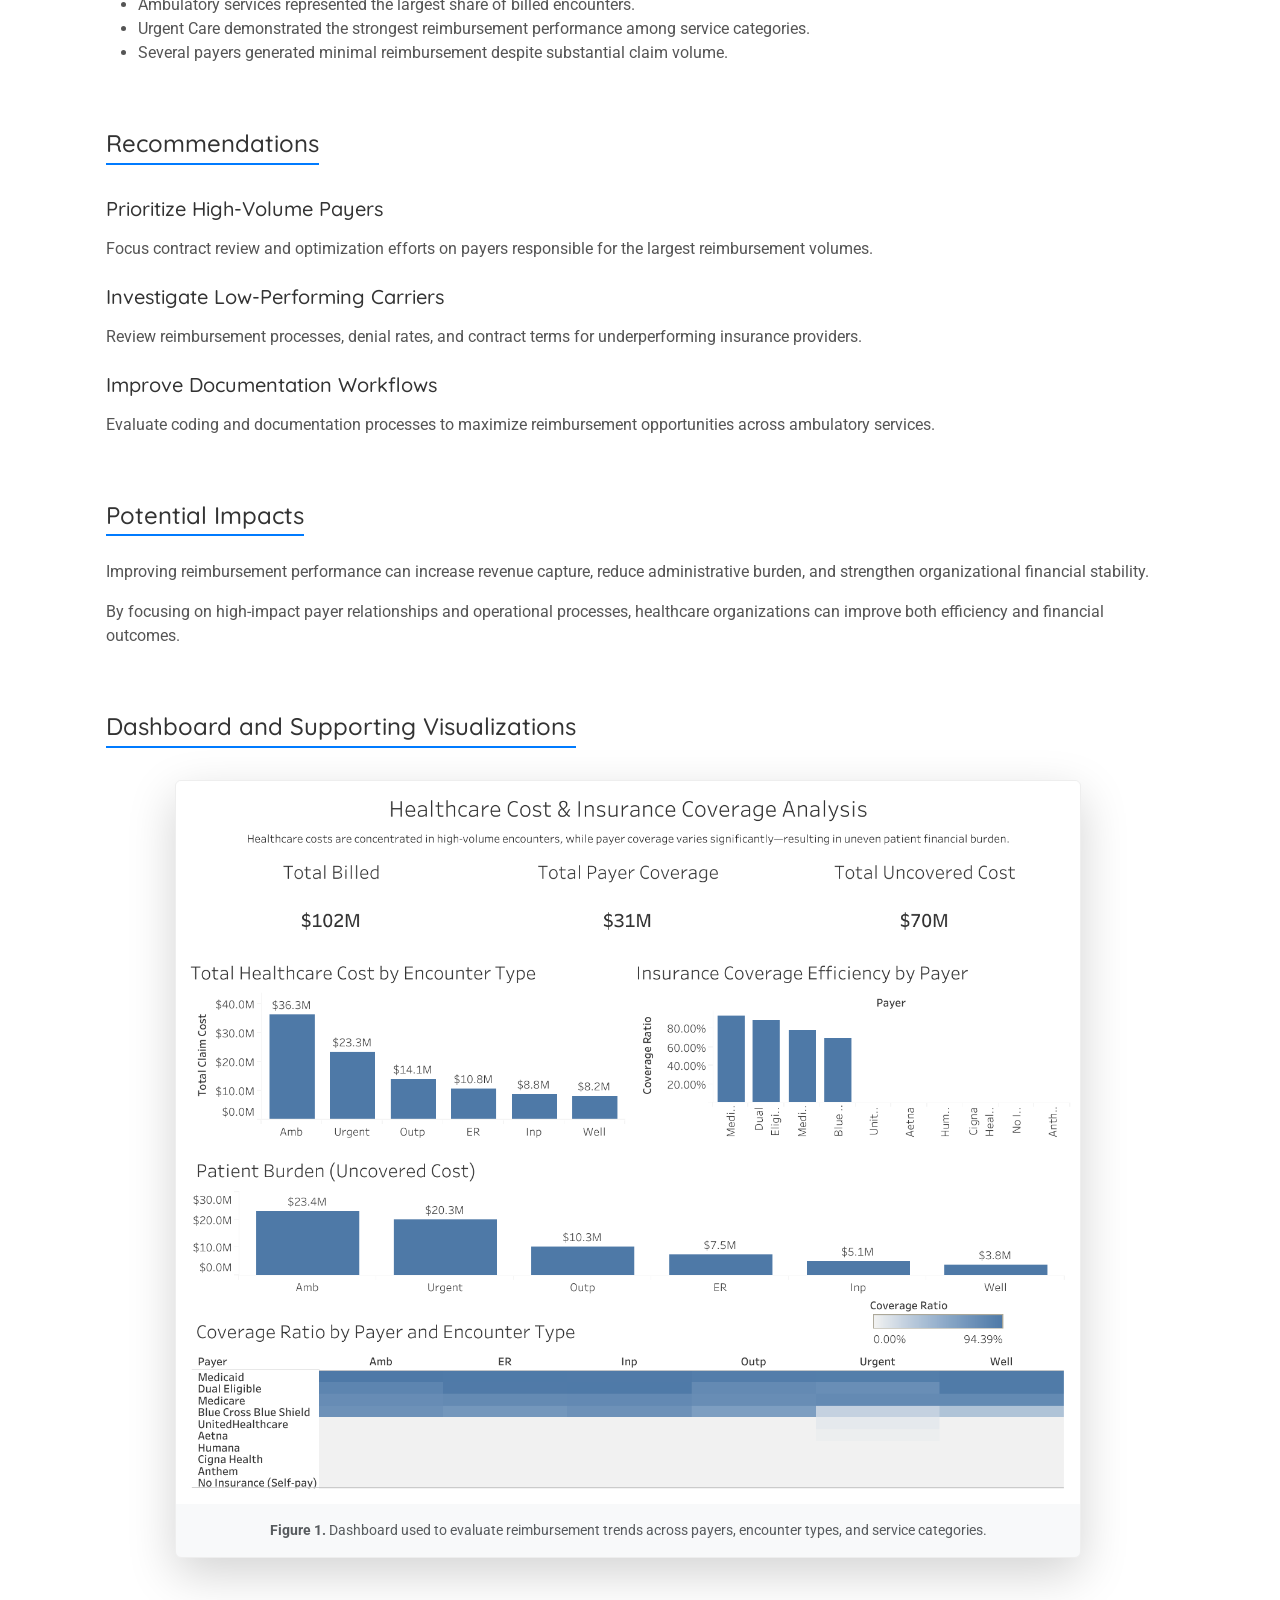
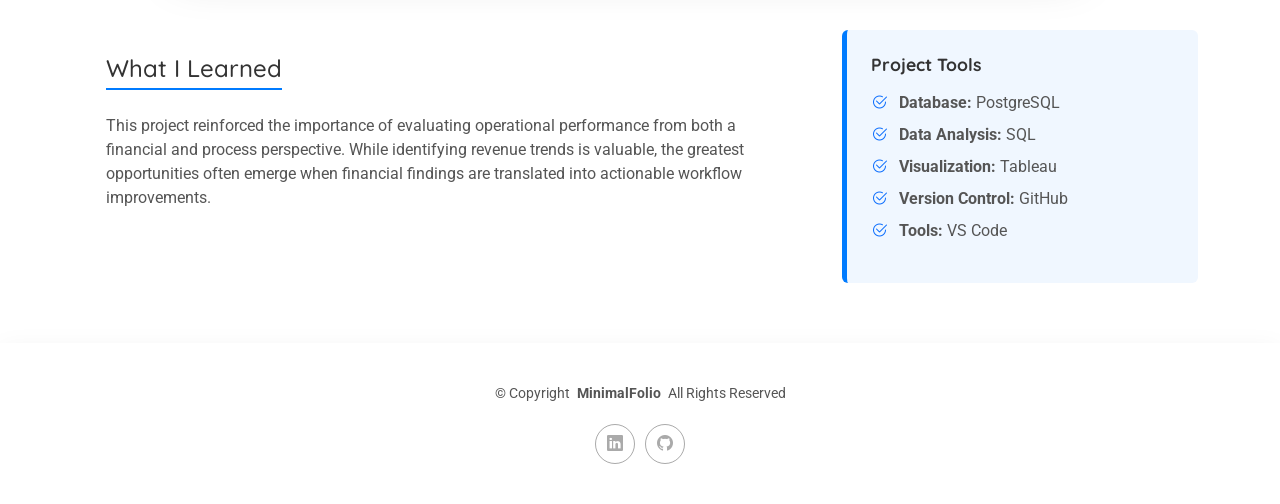
<file: portfolio-details-ins.html>
<!DOCTYPE html>
<html lang="en">

<head>
  <meta charset="utf-8">
  <meta content="width=device-width, initial-scale=1.0" name="viewport">
  <title>Project Details - Greg Washam Portfolio</title>
  <meta name="description" content="Healthcare Data Analytics Project: Medical Appointment No-Show Analysis">

  <!-- Favicons -->
  <link href="assets/img/favicon.png" rel="icon">
  <link href="assets/img/apple-touch-icon.png" rel="apple-touch-icon">

  <!-- Fonts -->
  <link href="https://fonts.googleapis.com" rel="preconnect">
  <link href="https://fonts.gstatic.com" rel="preconnect" crossorigin>
  <link href="https://fonts.googleapis.com/css2?family=Roboto:wght@300;400;500;700&family=Raleway:wght@300;400;500;700&family=Quicksand:wght@300;400;500;600;700&display=swap" rel="stylesheet">

  <!-- Vendor CSS Files -->
  <link href="assets/vendor/bootstrap/css/bootstrap.min.css" rel="stylesheet">
  <link href="assets/vendor/bootstrap-icons/bootstrap-icons.css" rel="stylesheet">
  <link href="assets/vendor/aos/aos.css" rel="stylesheet">
  <link href="assets/vendor/glightbox/css/glightbox.min.css" rel="stylesheet">
  <link href="assets/vendor/swiper/swiper-bundle.min.css" rel="stylesheet">

  <!-- Main CSS File -->
  <link href="assets/css/main.css" rel="stylesheet">
</head>

<body class="portfolio-details-page">

  <header id="header" class="header d-flex align-items-center position-relative">
    <div class="container-fluid position-relative d-flex align-items-center justify-content-between">
      <a href="index.html" class="logo d-flex align-items-center">
        <h1 class="sitename">Greg Washam</h1>
      </a>

      <nav id="navmenu" class="navmenu">
        <ul>
          <li><a href="index.html#hero">Home</a></li>
          <li><a href="index.html#portfolio">Portfolio</a></li>
          <li><a href="index.html#contact">Contact</a></li>
        </ul>
        <i class="mobile-nav-toggle d-xl-none bi bi-list"></i>
      </nav>
    </div>
  </header>

  <main class="main">

    <!-- Page Title -->
    <div class="page-title" style="padding: 40px 0; background: #f8f9fa;">
      <div class="container text-center">

        <nav aria-label="breadcrumb">
          <ol class="breadcrumb justify-content-center" style="background: transparent;">
            <li class="breadcrumb-item"><a href="index.html">Home</a></li>
            <li class="breadcrumb-item active">Project Details</li>
          </ol>
        </nav>

        <h1 style="font-weight: 700;">Improving Revenue Performance Through Reimbursement Analysis</h1>

      </div>
    </div>

    <!-- Portfolio Details Section -->
    <section id="portfolio-details" class="portfolio-details" style="padding: 60px 0;">

      <div class="container">

        <!-- Intro -->
        <div class="row text-center mb-5">
          <div class="col-lg-12">

            <h2 style="color: #007bff; font-size: 1.2rem; text-transform: uppercase; letter-spacing: 1px;">
              Project Overview
            </h2>

            <h3 style="font-size: 2.5rem; margin-bottom: 20px;">
              Healthcare Operations Case Study
            </h3>

            <p class="mx-auto" style="max-width: 800px; font-size: 1.1rem; color: #555;">
              This project analyzes hospital encounter data to evaluate how different payers cover the cost of care. The analysis focuses on comparing payer performance based on the percentage of costs they reimburse. By examining payer behavior this project highlights patterns in healthcare spending and reveals where to focus efforts to increase reimbursements, thus decreasing patient burden.
            </p>

          </div>
        </div>

        <!-- Content Row -->
        <div class="row gy-4">

          <!-- Left Content -->
          <div class="col">

            <div class="content-box p-4">

              <h4 style="border-bottom: 2px solid #007bff; display: inline-block; padding-bottom: 5px;">
                The Problem
              </h4>

              <p class="mt-3">
                Healthcare organizations depend on timely and accurate reimbursement to maintain financial stability and support patient care. Variations in reimbursement performance across payers and service lines can create operational challenges and reduce revenue capture.
              </p>
              <p class="mt-3">
                The goal of this project was to identify reimbursement trends, evaluate payer performance, and uncover opportunities to improve financial outcomes.
              </p>

              <h4 class="mt-5" style="border-bottom: 2px solid #007bff; display: inline-block; padding-bottom: 5px;">
                Why It Matters
              </h4>

              <p class="mt-3">
               Even small improvements in reimbursement efficiency can have significant financial impacts.
              </p>
              
              <p class="mt-3"></p>
                Understanding which payers, service types, and encounter categories contribute most to revenue performance helps organizations prioritize operational improvement efforts.
              </p>

              <h4 class="mt-5" style="border-bottom: 2px solid #007bff; display: inline-block; padding-bottom: 5px;">
                Data Considerations
              </h4>

              <p class="mt-3">
                The dataset included multiple tables requiring several joins to create a comprehensive reimbursement view.
              </p>

              <p class="mt-3"></p>
                In addition, some payers reported extremely low reimbursement values, making it important to distinguish meaningful trends from potential outliers and reporting inconsistencies.
              </p>

              <h4 class="mt-5" style="border-bottom: 2px solid #007bff; display: inline-block; padding-bottom: 5px;">
                Investigation
              </h4>

              <p class="mt-3">
                To evaluate reimbursement performance, I analyzed payer reimbursement data across encounter types, service categories, and insurance carriers.
              </p>

              <p class="mt-3">
                The analysis focused on identifying high-performing and underperforming reimbursement segments while highlighting opportunities to improve financial performance.
              </p>

              <h4 class="mt-5" style="border-bottom: 2px solid #007bff; display: inline-block; padding-bottom: 5px;">
                Key Findings
              </h4>

              <ul class="mt-3">
                <li>Medicare generated the highest overall reimbursement volume.</li>
                <li>Reimbursement performance varied significantly between insurance carriers.</li>
                <li>Ambulatory services represented the largest share of billed encounters.</li>
                <li>Urgent Care demonstrated the strongest reimbursement performance among service categories.</li>
                <li>Several payers generated minimal reimbursement despite substantial claim volume.</li>
              </ul>

              <h4 class="mt-5" style="border-bottom: 2px solid #007bff; display: inline-block; padding-bottom: 5px;">
                Recommendations
              </h4>

              <h5 class="mt-4 insight-title">Prioritize High-Volume Payers</h5>
                

              <p class="mt-3">
                Focus contract review and optimization efforts on payers responsible for the largest reimbursement volumes.
              </p>

              <h5 class="mt-4 insight-title">Investigate Low-Performing Carriers</h5>
                
              
              <p class="mt-3">
                Review reimbursement processes, denial rates, and contract terms for underperforming insurance providers.
              </p>

              <h5 class="mt-4 insight-title">Improve Documentation Workflows</h5>
              
              
              <p class="mt-3">
                Evaluate coding and documentation processes to maximize reimbursement opportunities across ambulatory services.
              </p>

              <h4 class="mt-5" style="border-bottom: 2px solid #007bff; display: inline-block; padding-bottom: 5px;">
                Potential Impacts
              </h4>

              <p class="mt-3">
                Improving reimbursement performance can increase revenue capture, reduce administrative burden, and strengthen organizational financial stability.
              </p>

              <p class="mt-3">
                By focusing on high-impact payer relationships and operational processes, healthcare organizations can improve both efficiency and financial outcomes.
              </p>

              <h4 class="mt-5" style="border-bottom: 2px solid #007bff; display: inline-block; padding-bottom: 5px;">
                Dashboard and Supporting Visualizations
              </h4>
            </div>
          </div>
    

        <!-- Main Dashboard Image -->
        <div class="row justify-content-center mb-5">
          <div class="col-lg-10">

            <div class="shadow-lg rounded overflow-hidden bg-light" style="min-height: 300px; border: 1px solid #eee;">

              <!-- Replace image path with your actual screenshot -->
              <img src="assets/img/portfolio/ins dashboard.png" alt="No-Show Analysis Dashboard" class="img-fluid">

              <div class="p-3 text-center text-muted small">
                <strong>Figure 1.</strong> Dashboard used to evaluate reimbursement trends across payers, encounter types, and service categories.
              </div>

            </div>

          </div>
        </div>

<!-- Left Content -->
    <div class="col-lg-8">

        <div class="content-box p-4">

            <h4 style="border-bottom: 2px solid #007bff; display: inline-block; padding-bottom: 5px;">
                What I Learned
            </h4>

            <p class="mt-3">
                This project reinforced the importance of evaluating operational performance from both a financial and process perspective. While identifying revenue trends is valuable, the greatest opportunities often emerge when financial findings are translated into actionable workflow improvements.
            </p>
        </div>

    </div>

    <!-- Right Sidebar -->
    <div class="col-lg-4">

        <div class="p-4 rounded" style="background: #f0f7ff; border-left: 5px solid #007bff;">

            <h4 style="font-size: 1.1rem; font-weight: 700;">
                Project Tools
            </h4>

            <ul class="list-unstyled mt-3">

                <li class="mb-2">
                    <i class="bi bi-check2-circle text-primary me-2"></i>
                    <strong>Database:</strong> PostgreSQL
                </li>

                <li class="mb-2">
                    <i class="bi bi-check2-circle text-primary me-2"></i>
                    <strong>Data Analysis:</strong> SQL
                </li>

                <li class="mb-2">
                    <i class="bi bi-check2-circle text-primary me-2"></i>
                    <strong>Visualization:</strong> Tableau
                </li>

                <li class="mb-2">
                    <i class="bi bi-check2-circle text-primary me-2"></i>
                    <strong>Version Control:</strong> GitHub
                </li>

                <li class="mb-2">
                    <i class="bi bi-check2-circle text-primary me-2"></i>
                    <strong>Tools:</strong> VS Code
                </li>

            </ul>

        </div>

    </div>

</div>

              
</section>

</main>

  <footer id="footer" class="footer">
    <div class="container">
      <div class="copyright text-center">
        <p>© <span>Copyright</span> <strong class="px-1">MinimalFolio</strong> <span>All Rights Reserved</span></p>
      </div>
      <div class="social-links d-flex justify-content-center">
        <a href="https://https://www.linkedin.com/in/greg-washam-49952035b/"><i class="bi bi-linkedin"></i></a>
        <a href="https://github.com/"><i class="bi bi-github"></i></a>
      </div>
    </div>
  </footer>

  <!-- Vendor JS Files -->
  <script src="assets/vendor/bootstrap/js/bootstrap.bundle.min.js"></script>
  <script src="assets/vendor/aos/aos.js"></script>
  <script src="assets/vendor/glightbox/js/glightbox.min.js"></script>
  <script src="assets/vendor/swiper/swiper-bundle.min.js"></script>
  <script src="assets/js/main.js"></script>

</body>
</html>
</file>
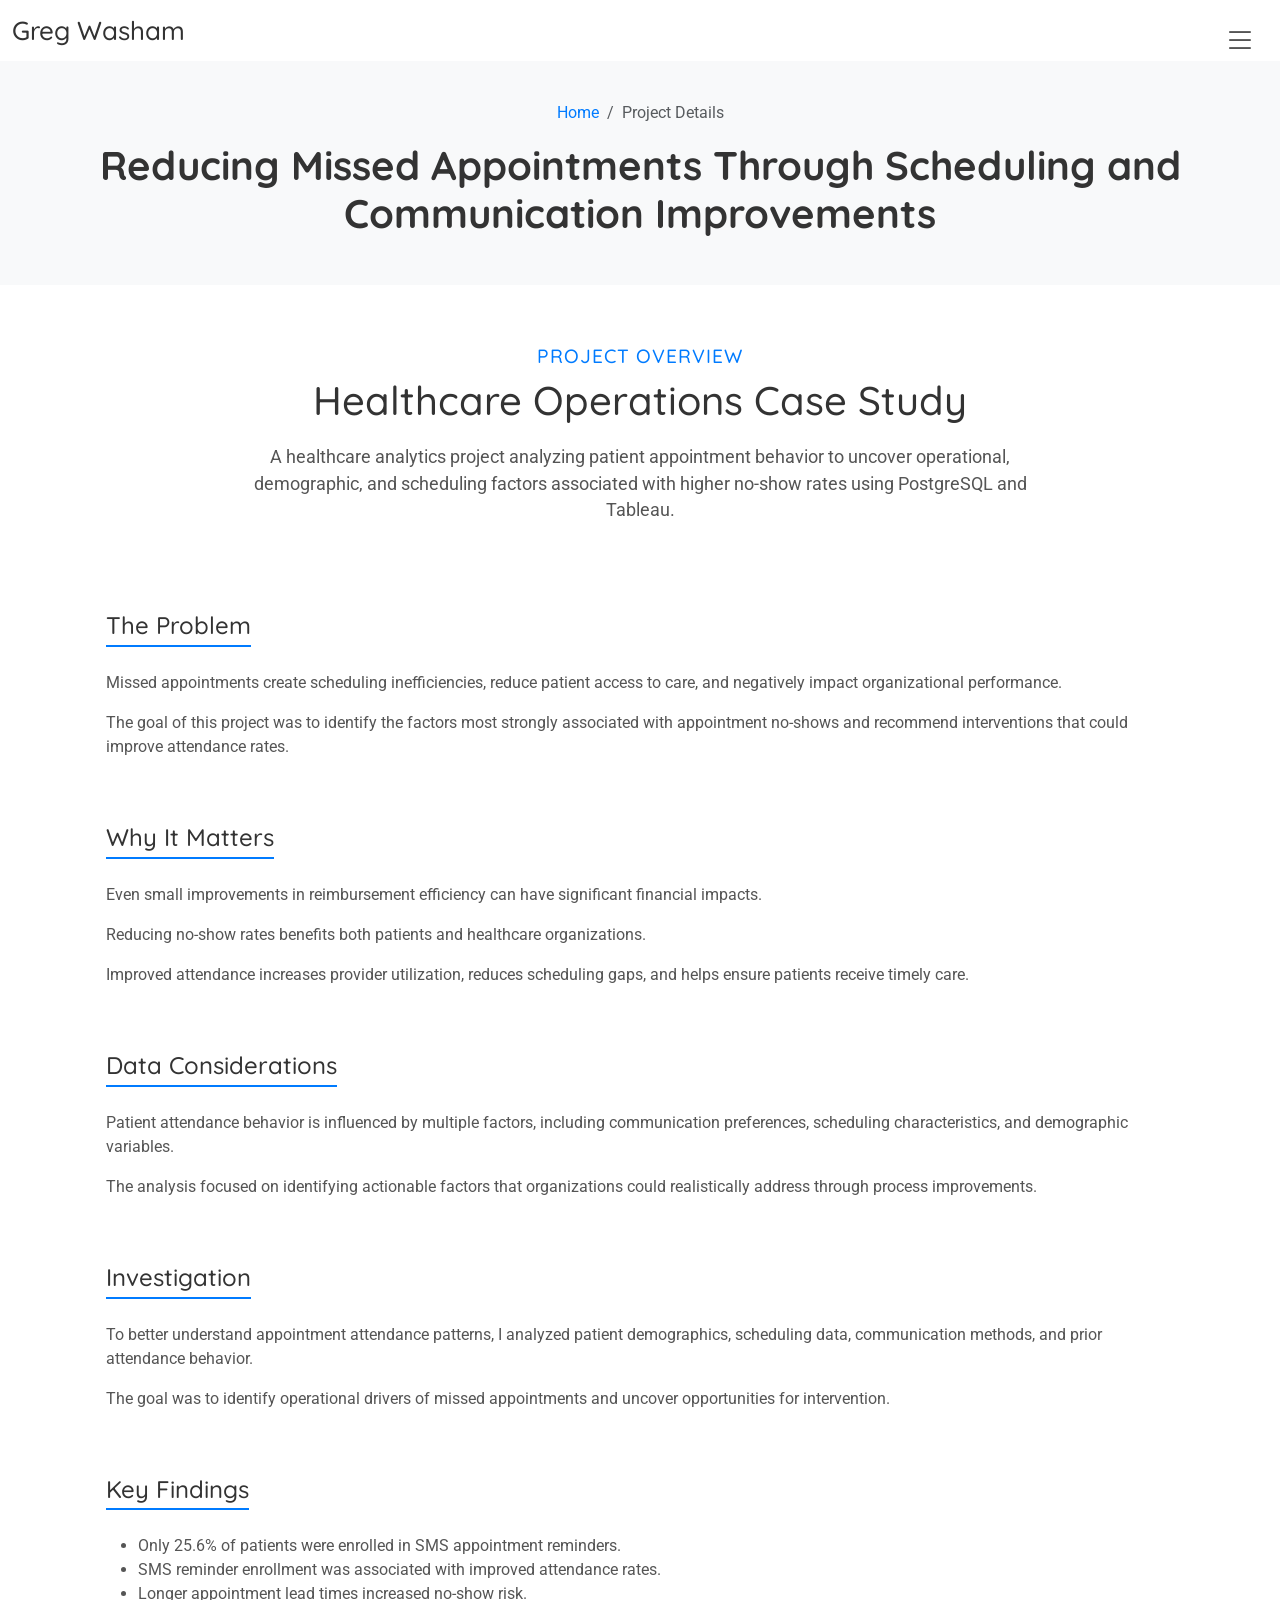
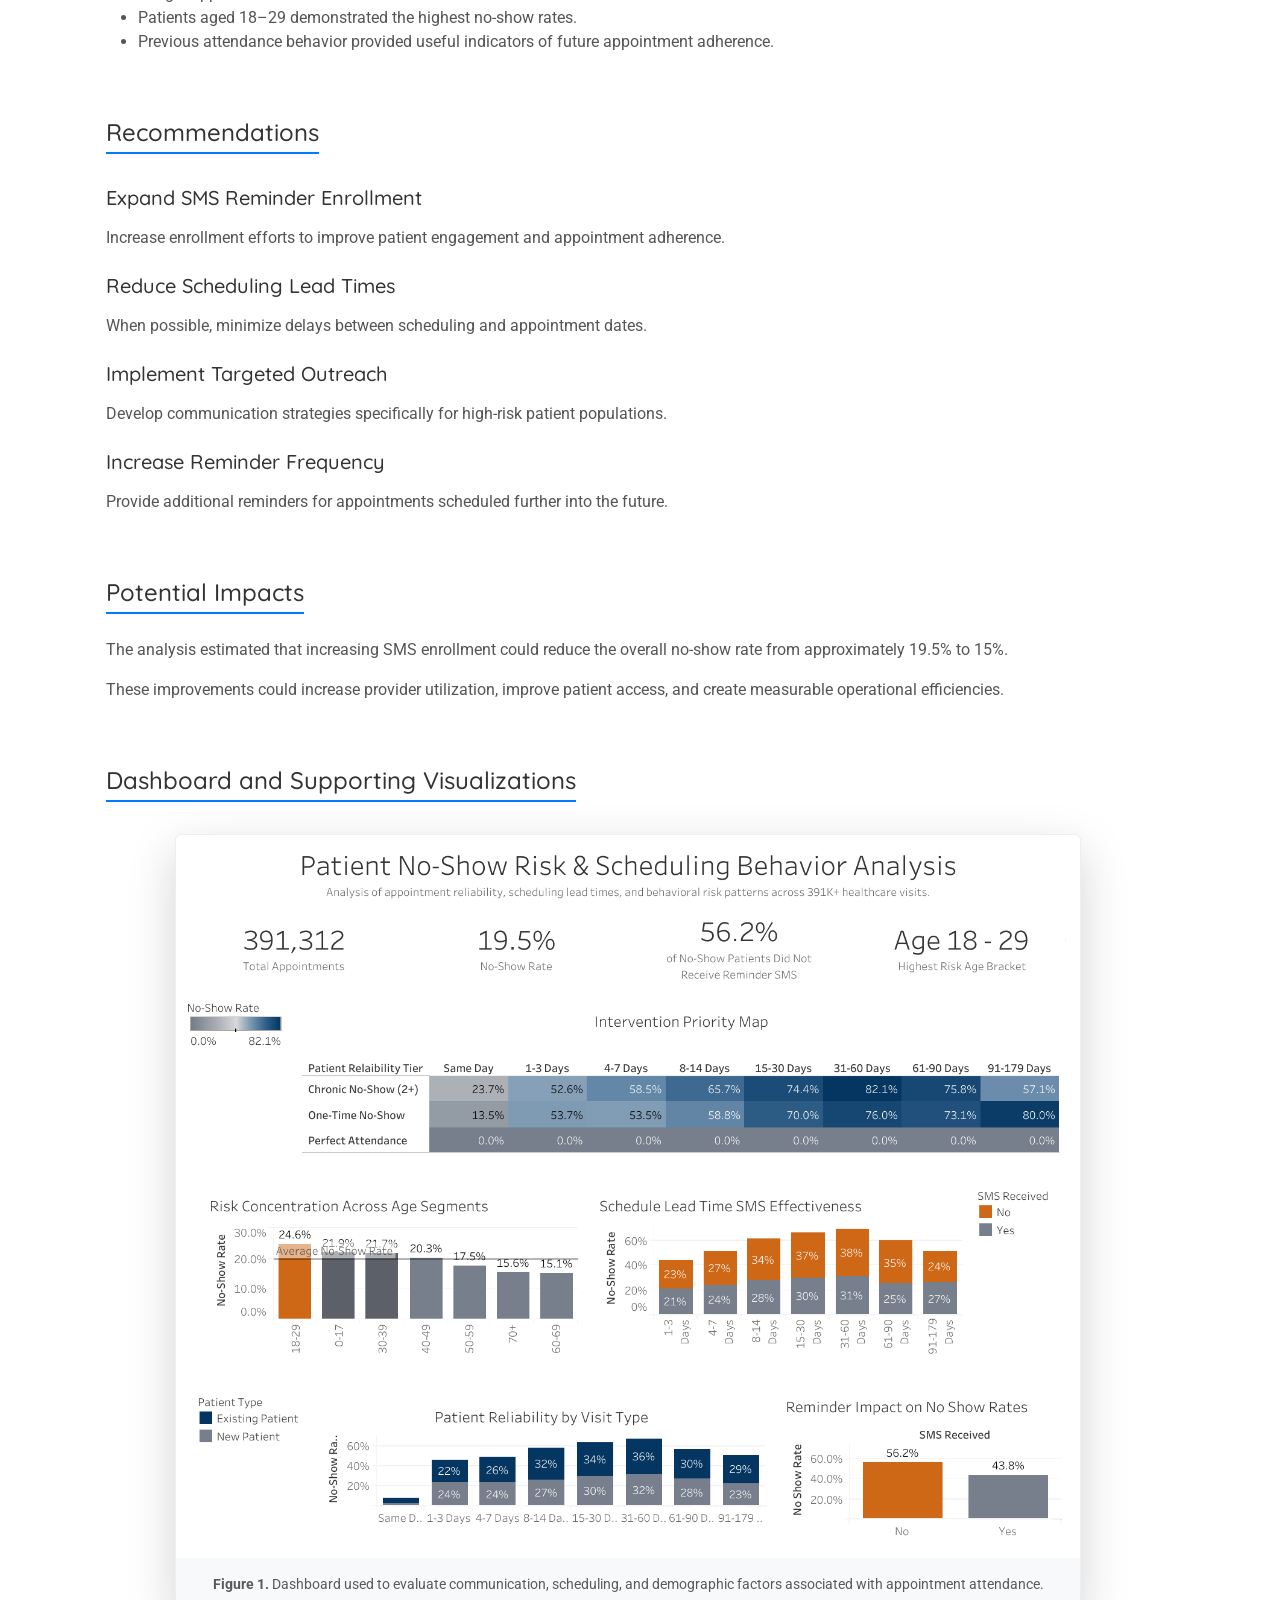
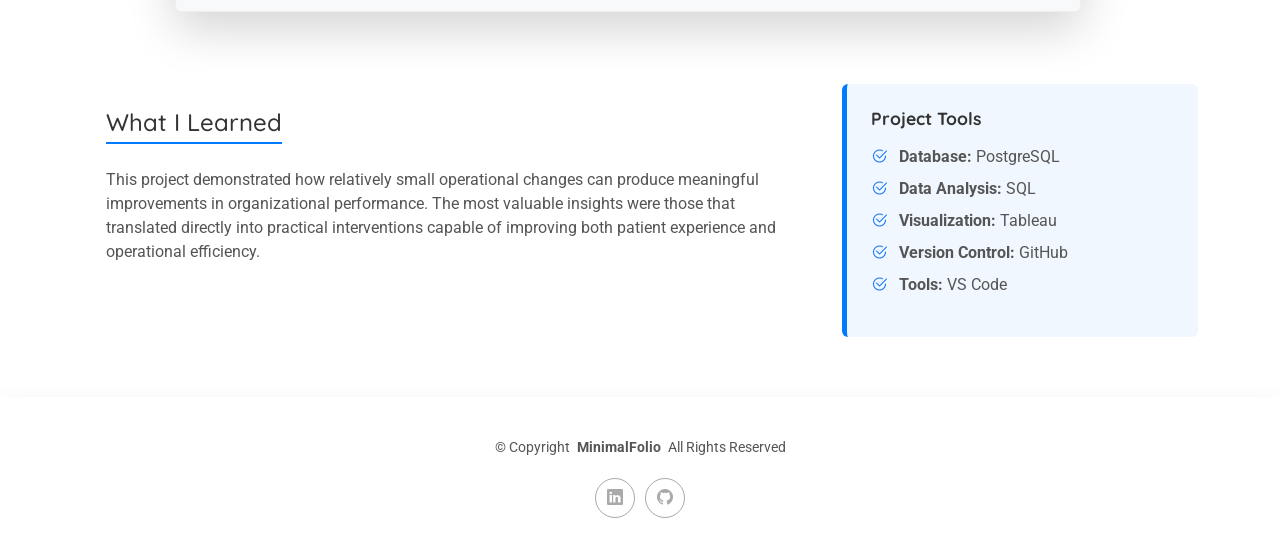
<file: portfolio-details-no-show.html>
<!DOCTYPE html>
<html lang="en">

<head>
  <meta charset="utf-8">
  <meta content="width=device-width, initial-scale=1.0" name="viewport">
  <title>Project Details - Greg Washam Portfolio</title>
  <meta name="description" content="Healthcare Data Analytics Project: Medical Appointment No-Show Analysis">

  <!-- Favicons -->
  <link href="assets/img/favicon.png" rel="icon">
  <link href="assets/img/apple-touch-icon.png" rel="apple-touch-icon">

  <!-- Fonts -->
  <link href="https://fonts.googleapis.com" rel="preconnect">
  <link href="https://fonts.gstatic.com" rel="preconnect" crossorigin>
  <link href="https://fonts.googleapis.com/css2?family=Roboto:wght@300;400;500;700&family=Raleway:wght@300;400;500;700&family=Quicksand:wght@300;400;500;600;700&display=swap" rel="stylesheet">

  <!-- Vendor CSS Files -->
  <link href="assets/vendor/bootstrap/css/bootstrap.min.css" rel="stylesheet">
  <link href="assets/vendor/bootstrap-icons/bootstrap-icons.css" rel="stylesheet">
  <link href="assets/vendor/aos/aos.css" rel="stylesheet">
  <link href="assets/vendor/glightbox/css/glightbox.min.css" rel="stylesheet">
  <link href="assets/vendor/swiper/swiper-bundle.min.css" rel="stylesheet">

  <!-- Main CSS File -->
  <link href="assets/css/main.css" rel="stylesheet">
</head>

<body class="portfolio-details-page">

  <header id="header" class="header d-flex align-items-center position-relative">
    <div class="container-fluid position-relative d-flex align-items-center justify-content-between">
      <a href="index.html" class="logo d-flex align-items-center">
        <h1 class="sitename">Greg Washam</h1>
      </a>

      <nav id="navmenu" class="navmenu">
        <ul>
          <li><a href="index.html#hero">Home</a></li>
          <li><a href="index.html#portfolio">Portfolio</a></li>
          <li><a href="index.html#contact">Contact</a></li>
        </ul>
        <i class="mobile-nav-toggle d-xl-none bi bi-list"></i>
      </nav>
    </div>
  </header>

  <main class="main">

    <!-- Page Title -->
    <div class="page-title" style="padding: 40px 0; background: #f8f9fa;">
      <div class="container text-center">

        <nav aria-label="breadcrumb">
          <ol class="breadcrumb justify-content-center" style="background: transparent;">
            <li class="breadcrumb-item"><a href="index.html">Home</a></li>
            <li class="breadcrumb-item active">Project Details</li>
          </ol>
        </nav>

        <h1 style="font-weight: 700;">Reducing Missed Appointments Through Scheduling and Communication Improvements</h1>

      </div>
    </div>

    <!-- Portfolio Details Section -->
    <section id="portfolio-details" class="portfolio-details" style="padding: 60px 0;">

      <div class="container">

        <!-- Intro -->
        <div class="row text-center mb-5">
          <div class="col-lg-12">

            <h2 style="color: #007bff; font-size: 1.2rem; text-transform: uppercase; letter-spacing: 1px;">
              Project Overview
            </h2>

            <h3 style="font-size: 2.5rem; margin-bottom: 20px;">
              Healthcare Operations Case Study
            </h3>

            <p class="mx-auto" style="max-width: 800px; font-size: 1.1rem; color: #555;">
              A healthcare analytics project analyzing patient appointment behavior to uncover operational, demographic, and scheduling factors associated with higher no-show rates using PostgreSQL and Tableau.
            </p>

          </div>
        </div>

         <!-- Content Row -->
        <div class="row gy-4">

          <!-- Left Content -->
          <div class="col">

            <div class="content-box p-4">

              <h4 style="border-bottom: 2px solid #007bff; display: inline-block; padding-bottom: 5px;">
                The Problem
              </h4>

              <p class="mt-3">
                Missed appointments create scheduling inefficiencies, reduce patient access to care, and negatively impact organizational performance.
              </p>
              <p class="mt-3">
                The goal of this project was to identify the factors most strongly associated with appointment no-shows and recommend interventions that could improve attendance rates.
              </p>

              <h4 class="mt-5" style="border-bottom: 2px solid #007bff; display: inline-block; padding-bottom: 5px;">
                Why It Matters
              </h4>

              <p class="mt-3">
               Even small improvements in reimbursement efficiency can have significant financial impacts.
              </p>
              
              <p class="mt-3"></p>
                Reducing no-show rates benefits both patients and healthcare organizations.
              </p>

              <p class="mt-3">
                Improved attendance increases provider utilization, reduces scheduling gaps, and helps ensure patients receive timely care.
              </p>

              <h4 class="mt-5" style="border-bottom: 2px solid #007bff; display: inline-block; padding-bottom: 5px;">
                Data Considerations
              </h4>

              <p class="mt-3">
                Patient attendance behavior is influenced by multiple factors, including communication preferences, scheduling characteristics, and demographic variables.
              </p>

              <p class="mt-3"></p>
                The analysis focused on identifying actionable factors that organizations could realistically address through process improvements.
              </p>

              <h4 class="mt-5" style="border-bottom: 2px solid #007bff; display: inline-block; padding-bottom: 5px;">
                Investigation
              </h4>

              <p class="mt-3">
                To better understand appointment attendance patterns, I analyzed patient demographics, scheduling data, communication methods, and prior attendance behavior.
              </p>

              <p class="mt-3">
                The goal was to identify operational drivers of missed appointments and uncover opportunities for intervention.
              </p>

              <h4 class="mt-5" style="border-bottom: 2px solid #007bff; display: inline-block; padding-bottom: 5px;">
                Key Findings
              </h4>

              <ul class="mt-3">
                <li>Only 25.6% of patients were enrolled in SMS appointment reminders.</li>
                <li>SMS reminder enrollment was associated with improved attendance rates.</li>
                <li>Longer appointment lead times increased no-show risk.</li>
                <li>Patients aged 18–29 demonstrated the highest no-show rates.</li>
                <li>Previous attendance behavior provided useful indicators of future appointment adherence.</li>
              </ul>

              <h4 class="mt-5" style="border-bottom: 2px solid #007bff; display: inline-block; padding-bottom: 5px;">
                Recommendations
              </h4>

              <h5 class="mt-4 insight-title">Expand SMS Reminder Enrollment</h5>
                

              <p class="mt-3">
                Increase enrollment efforts to improve patient engagement and appointment adherence.
              </p>

              <h5 class="mt-4 insight-title">Reduce Scheduling Lead Times</h5>
                
              
              <p class="mt-3">
               When possible, minimize delays between scheduling and appointment dates.
              </p>

              <h5 class="mt-4 insight-title">Implement Targeted Outreach</h5>
              
              
              <p class="mt-3">
                Develop communication strategies specifically for high-risk patient populations.
              </p>

              <h5 class="mt-4 insight-title">Increase Reminder Frequency</h5>
              
              
              <p class="mt-3">
                Provide additional reminders for appointments scheduled further into the future.
              </p>

              <h4 class="mt-5" style="border-bottom: 2px solid #007bff; display: inline-block; padding-bottom: 5px;">
                Potential Impacts
              </h4>

              <p class="mt-3">
                The analysis estimated that increasing SMS enrollment could reduce the overall no-show rate from approximately 19.5% to 15%.
              </p>

              <p class="mt-3">
                These improvements could increase provider utilization, improve patient access, and create measurable operational efficiencies.
              </p>

              <h4 class="mt-5" style="border-bottom: 2px solid #007bff; display: inline-block; padding-bottom: 5px;">
                Dashboard and Supporting Visualizations
              </h4>
            </div>
          </div>
    

        <!-- Main Dashboard Image -->
        <div class="row justify-content-center mb-5">
          <div class="col-lg-10">

            <div class="shadow-lg rounded overflow-hidden bg-light" style="min-height: 300px; border: 1px solid #eee;">

              <!-- Replace image path with your actual screenshot -->
              <img src="assets/img/portfolio/no-show-dashboard.png" alt="No-Show Analysis Dashboard" class="img-fluid">

              <div class="p-3 text-center text-muted small">
                <strong>Figure 1.</strong> Dashboard used to evaluate communication, scheduling, and demographic factors associated with appointment attendance.
              </div>

            </div>

          </div>
        </div>

        
          <!-- Left Content -->
    <div class="col-lg-8">

        <div class="content-box p-4">

            <h4 style="border-bottom: 2px solid #007bff; display: inline-block; padding-bottom: 5px;">
                What I Learned
            </h4>

            <p class="mt-3">
                This project demonstrated how relatively small operational changes can produce meaningful improvements in organizational performance. The most valuable insights were those that translated directly into practical interventions capable of improving both patient experience and operational efficiency.
            </p>
        </div>

    </div>

    <!-- Right Sidebar -->
    <div class="col-lg-4">

        <div class="p-4 rounded" style="background: #f0f7ff; border-left: 5px solid #007bff;">

            <h4 style="font-size: 1.1rem; font-weight: 700;">
                Project Tools
            </h4>

            <ul class="list-unstyled mt-3">

                <li class="mb-2">
                    <i class="bi bi-check2-circle text-primary me-2"></i>
                    <strong>Database:</strong> PostgreSQL
                </li>

                <li class="mb-2">
                    <i class="bi bi-check2-circle text-primary me-2"></i>
                    <strong>Data Analysis:</strong> SQL
                </li>

                <li class="mb-2">
                    <i class="bi bi-check2-circle text-primary me-2"></i>
                    <strong>Visualization:</strong> Tableau
                </li>

                <li class="mb-2">
                    <i class="bi bi-check2-circle text-primary me-2"></i>
                    <strong>Version Control:</strong> GitHub
                </li>

                <li class="mb-2">
                    <i class="bi bi-check2-circle text-primary me-2"></i>
                    <strong>Tools:</strong> VS Code
                </li>

            </ul>

        </div>

    </div>

</div>
    </section>

  </main>

  <footer id="footer" class="footer">

    <div class="container">
      <div class="copyright text-center">
        <p>© <span>Copyright</span> <strong class="px-1">MinimalFolio</strong> <span>All Rights Reserved</span></p>
      </div>
      <div class="social-links d-flex justify-content-center">
        <a href="https://www.linkedin.com/in/greg-washam-49952035b/">
          <i class="bi bi-linkedin"></i>
        </a>

        <a href="https://github.com/gregwashamjr">
          <i class="bi bi-github"></i>
        </a>
      </div>

    </div>

  </footer>

  <!-- Vendor JS Files -->
  <script src="assets/vendor/bootstrap/js/bootstrap.bundle.min.js"></script>
  <script src="assets/vendor/aos/aos.js"></script>
  <script src="assets/vendor/glightbox/js/glightbox.min.js"></script>
  <script src="assets/vendor/swiper/swiper-bundle.min.js"></script>

  <!-- Main JS File -->
  <script src="assets/js/main.js"></script>

</body>

</html>
</file>
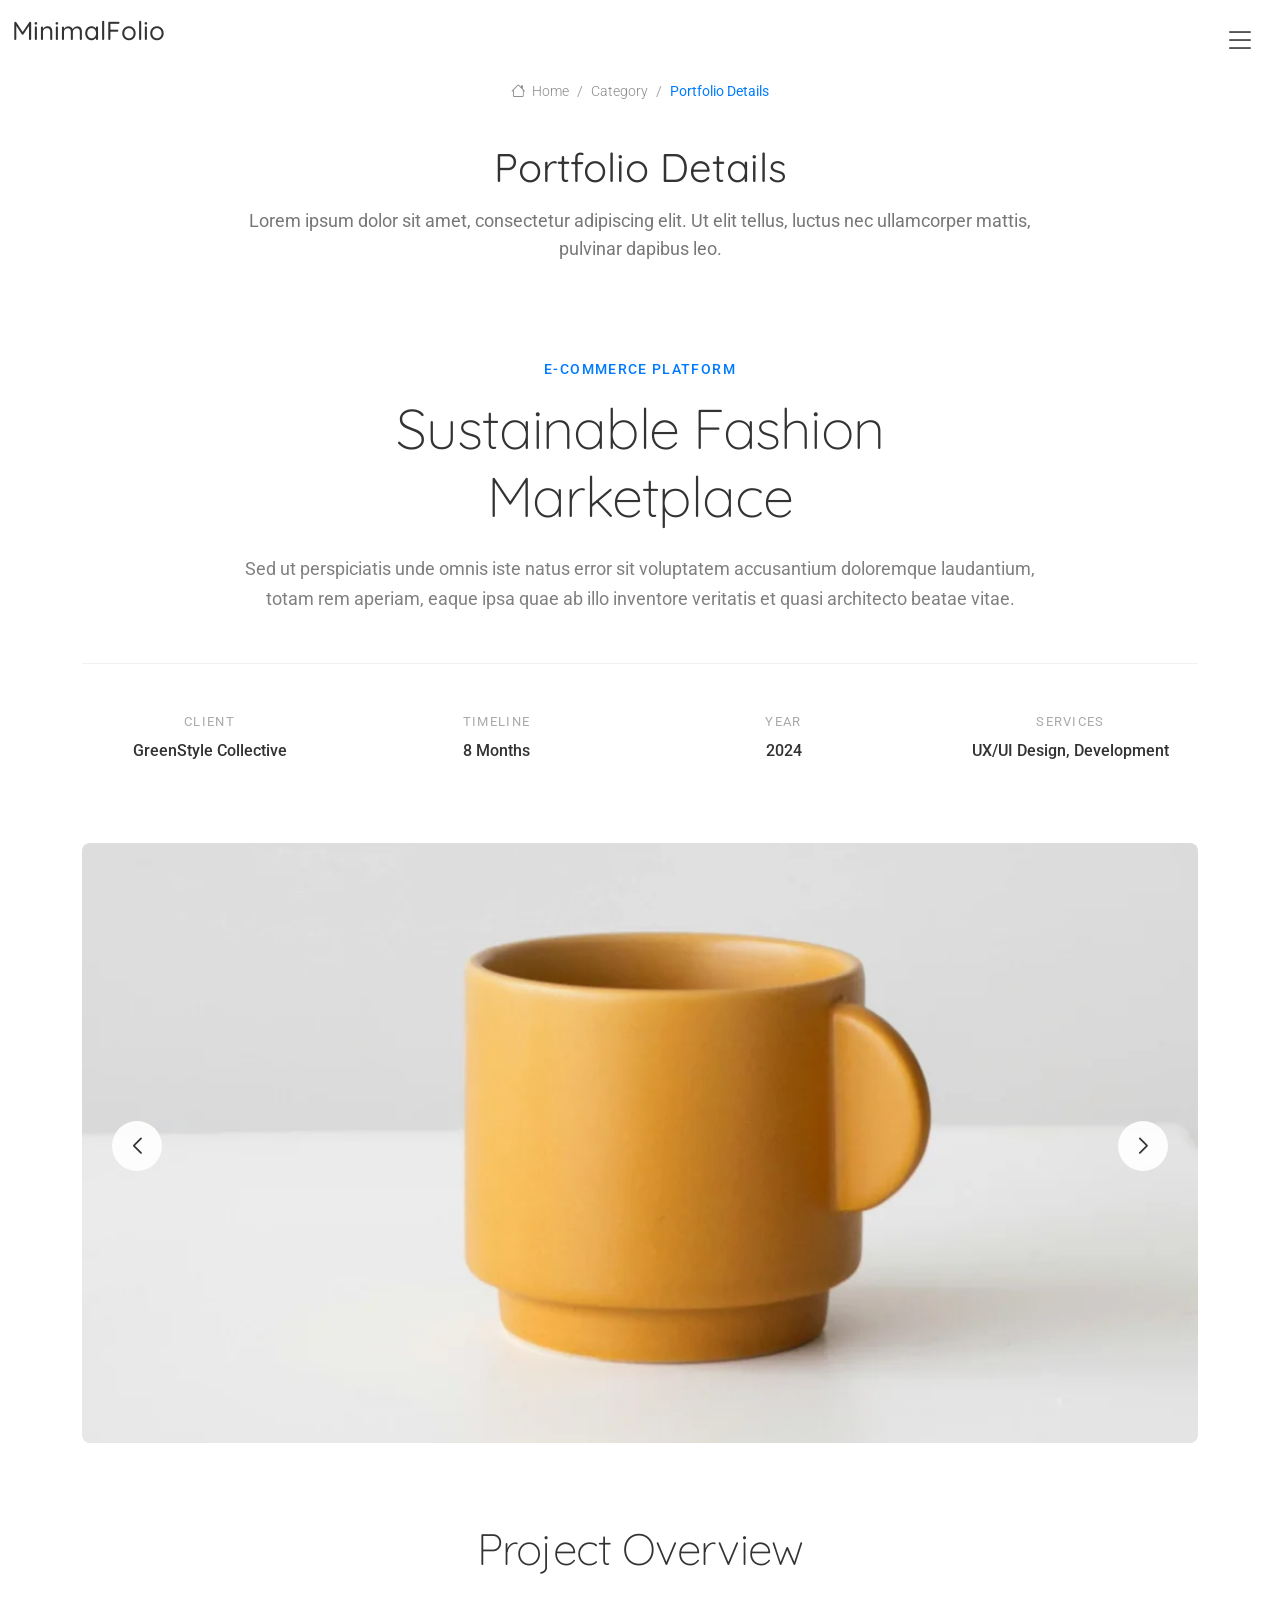
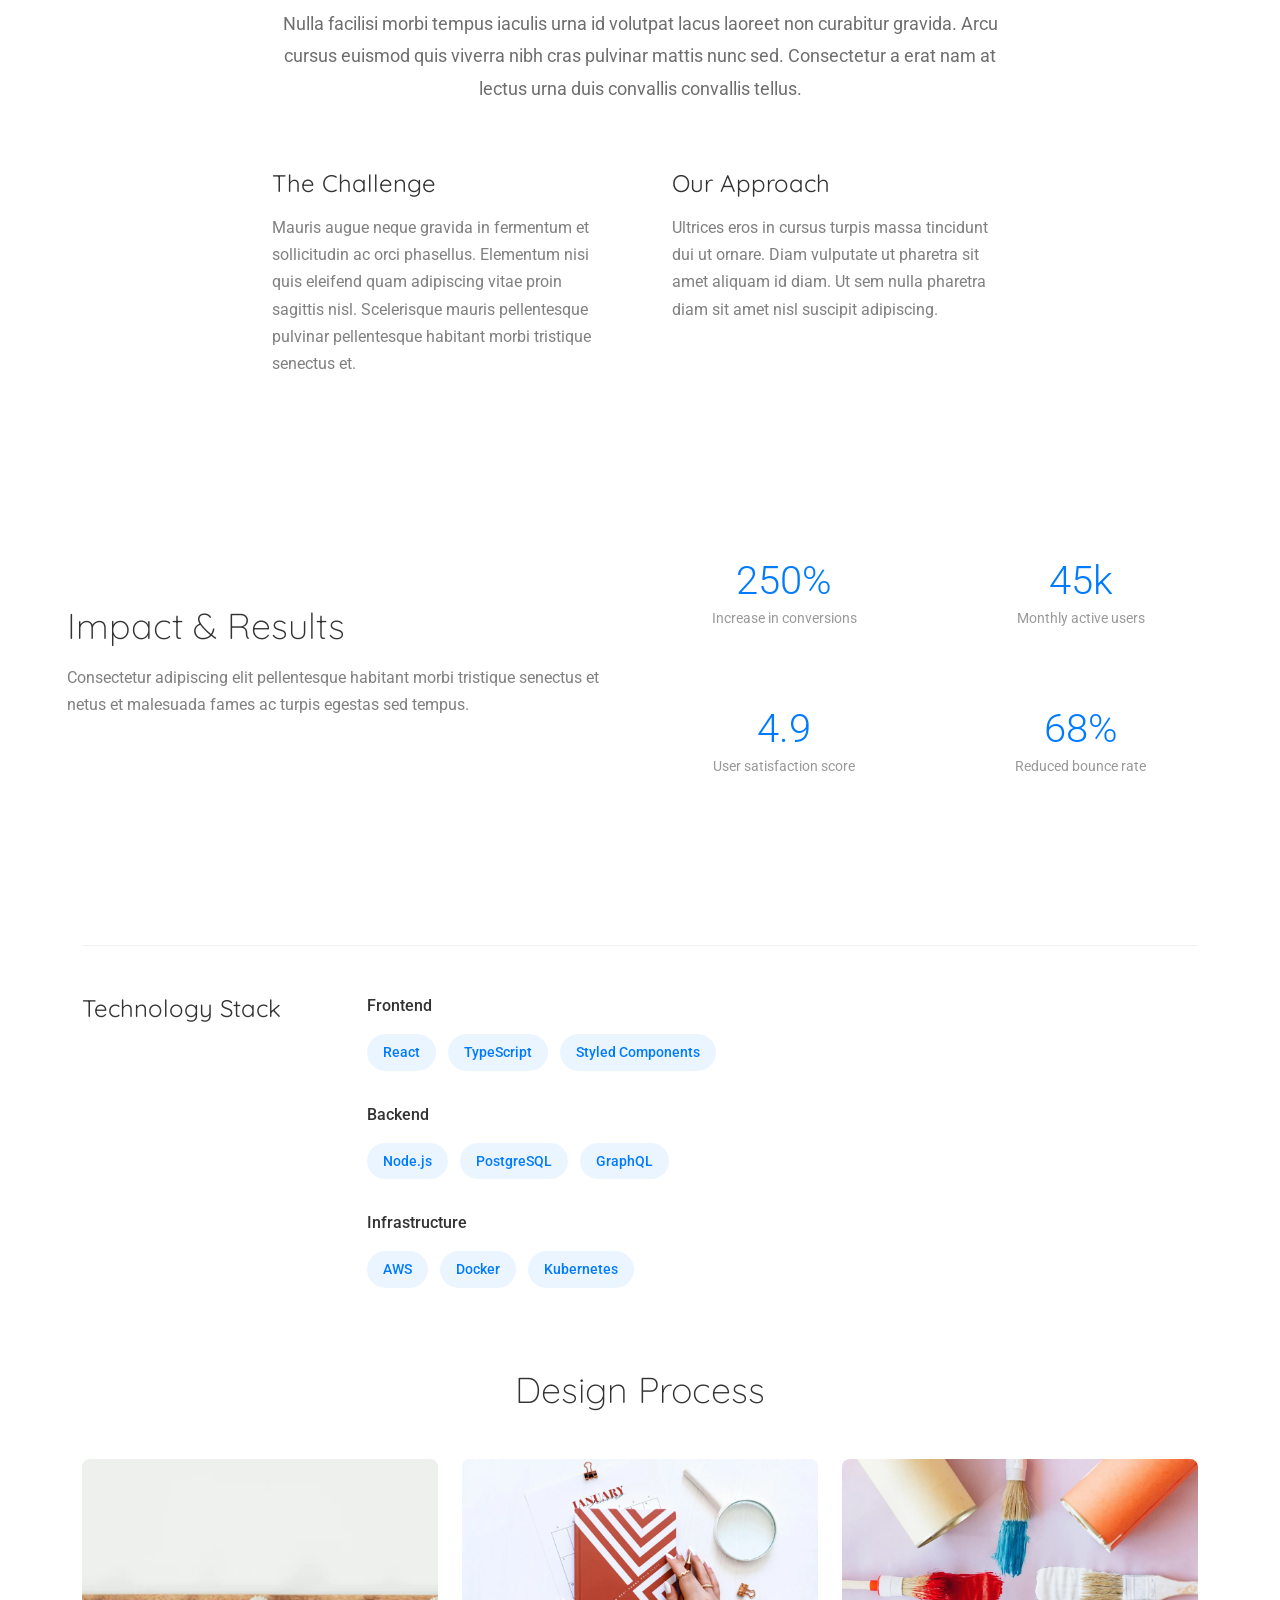
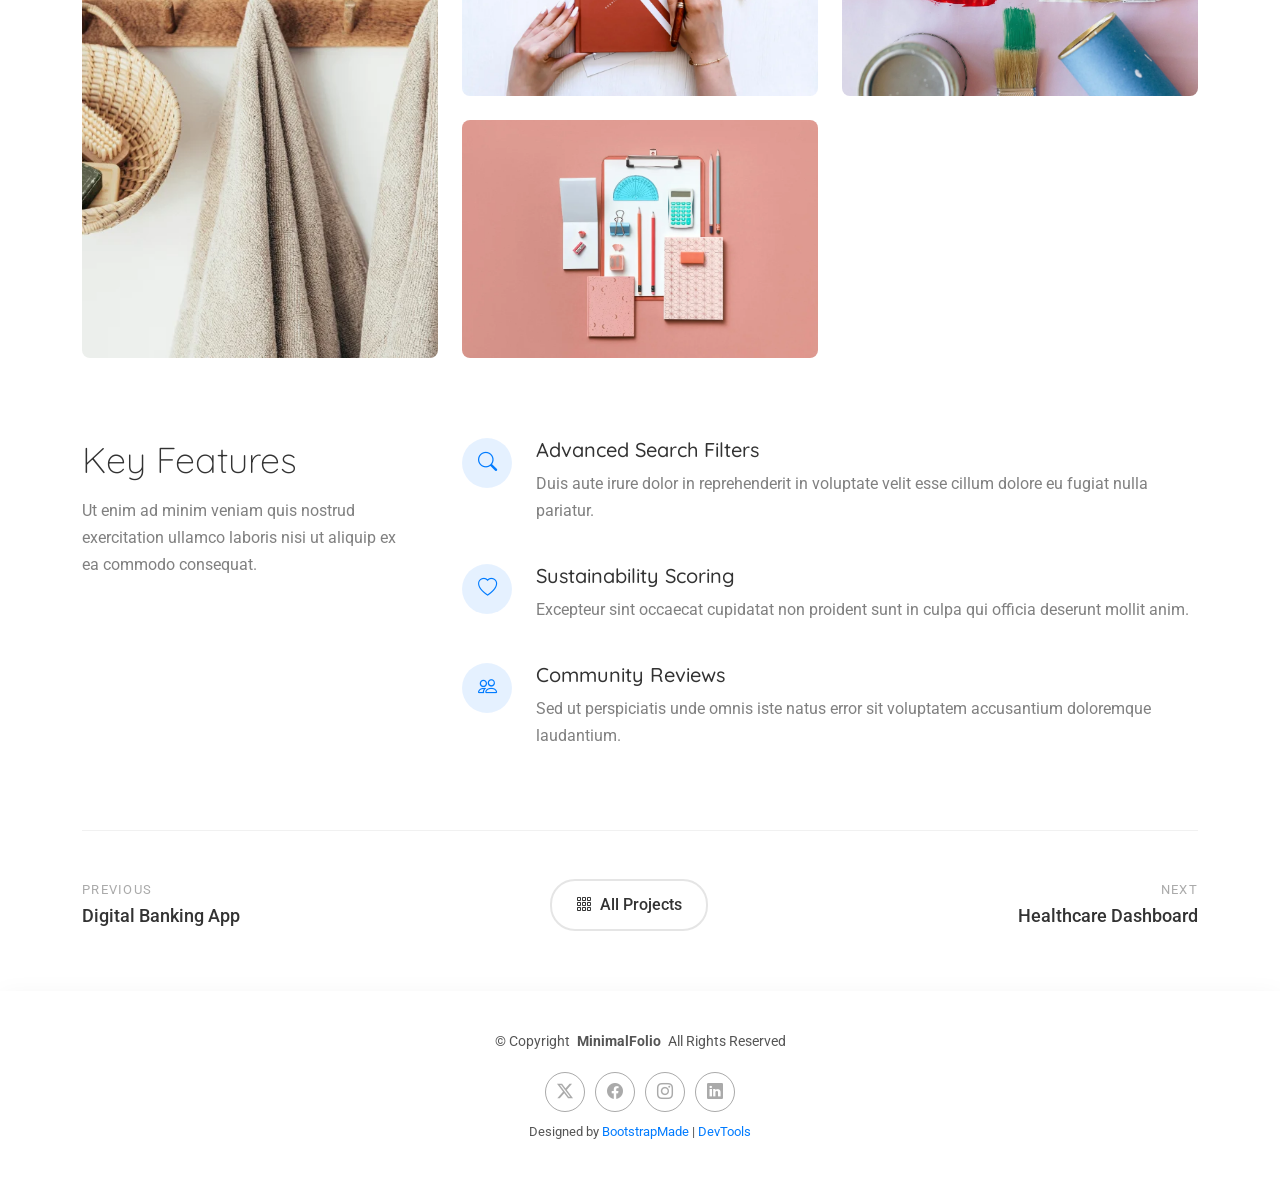
<file: portfolio-details.html>
<!DOCTYPE html>
<html lang="en">

<head>
  <meta charset="utf-8">
  <meta content="width=device-width, initial-scale=1.0" name="viewport">
  <title>Portfolio Details - MinimalFolio Bootstrap Template</title>
  <meta name="description" content="">
  <meta name="keywords" content="">

  <!-- Favicons -->
  <link href="assets/img/favicon.png" rel="icon">
  <link href="assets/img/apple-touch-icon.png" rel="apple-touch-icon">

  <!-- Fonts -->
  <link href="https://fonts.googleapis.com" rel="preconnect">
  <link href="https://fonts.gstatic.com" rel="preconnect" crossorigin>
  <link href="https://fonts.googleapis.com/css2?family=Roboto:ital,wght@0,100;0,300;0,400;0,500;0,700;0,900;1,100;1,300;1,400;1,500;1,700;1,900&family=Raleway:ital,wght@0,100;0,200;0,300;0,400;0,500;0,600;0,700;0,800;0,900;1,100;1,200;1,300;1,400;1,500;1,600;1,700;1,800;1,900&family=Quicksand:wght@300;400;500;600;700&display=swap" rel="stylesheet">

  <!-- Vendor CSS Files -->
  <link href="assets/vendor/bootstrap/css/bootstrap.min.css" rel="stylesheet">
  <link href="assets/vendor/bootstrap-icons/bootstrap-icons.css" rel="stylesheet">
  <link href="assets/vendor/aos/aos.css" rel="stylesheet">
  <link href="assets/vendor/glightbox/css/glightbox.min.css" rel="stylesheet">
  <link href="assets/vendor/swiper/swiper-bundle.min.css" rel="stylesheet">

  <!-- Main CSS File -->
  <link href="assets/css/main.css" rel="stylesheet">

  <!-- =======================================================
  * Template Name: MinimalFolio
  * Template URL: https://bootstrapmade.com/minimalfolio-bootstrap-portfolio-template/
  * Updated: Aug 05 2025 with Bootstrap v5.3.7
  * Author: BootstrapMade.com
  * License: https://bootstrapmade.com/license/
  ======================================================== -->
</head>

<body class="portfolio-details-page">

  <header id="header" class="header d-flex align-items-center position-relative">
    <div class="container-fluid position-relative d-flex align-items-center justify-content-between">

      <a href="index.html" class="logo d-flex align-items-center">
        <!-- Uncomment the line below if you also wish to use an image logo -->
        <!-- <img src="assets/img/logo.webp" alt=""> -->
        <h1 class="sitename">MinimalFolio</h1>
      </a>

      <nav id="navmenu" class="navmenu">
        <ul>
          <li><a href="#hero">Home</a></li>
          <li><a href="#about">About</a></li>
          <li><a href="#resume">Resume</a></li>
          <li><a href="#portfolio">Portfolio</a></li>
          <li><a href="#services">Services</a></li>
          <li class="dropdown"><a href="#"><span>Dropdown</span> <i class="bi bi-chevron-down toggle-dropdown"></i></a>
            <ul>
              <li><a href="#">Dropdown 1</a></li>
              <li class="dropdown"><a href="#"><span>Deep Dropdown</span> <i class="bi bi-chevron-down toggle-dropdown"></i></a>
                <ul>
                  <li><a href="#">Deep Dropdown 1</a></li>
                  <li><a href="#">Deep Dropdown 2</a></li>
                  <li><a href="#">Deep Dropdown 3</a></li>
                  <li><a href="#">Deep Dropdown 4</a></li>
                  <li><a href="#">Deep Dropdown 5</a></li>
                </ul>
              </li>
              <li><a href="#">Dropdown 2</a></li>
              <li><a href="#">Dropdown 3</a></li>
              <li><a href="#">Dropdown 4</a></li>
            </ul>
          </li>
          <li><a href="#contact">Contact</a></li>
        </ul>
        <i class="mobile-nav-toggle d-xl-none bi bi-list"></i>
      </nav>

    </div>
  </header>

  <main class="main">

    <!-- Page Title -->
    <div class="page-title">
      <div class="breadcrumbs">
        <nav aria-label="breadcrumb">
          <ol class="breadcrumb">
            <li class="breadcrumb-item"><a href="#"><i class="bi bi-house"></i> Home</a></li>
            <li class="breadcrumb-item"><a href="#">Category</a></li>
            <li class="breadcrumb-item active current">Portfolio Details</li>
          </ol>
        </nav>
      </div>

      <div class="title-wrapper">
        <h1>Portfolio Details</h1>
        <p>Lorem ipsum dolor sit amet, consectetur adipiscing elit. Ut elit tellus, luctus nec ullamcorper mattis, pulvinar dapibus leo.</p>
      </div>
    </div><!-- End Page Title -->

    <!-- Portfolio Details Section -->
    <section id="portfolio-details" class="portfolio-details section">

      <div class="container" data-aos="fade-up" data-aos-delay="100">

        <div class="project-hero">
          <div class="hero-content" data-aos="fade-up">
            <div class="project-category">E-Commerce Platform</div>
            <h1 class="project-title">Sustainable Fashion Marketplace</h1>
            <p class="project-subtitle">Sed ut perspiciatis unde omnis iste natus error sit voluptatem accusantium doloremque laudantium, totam rem aperiam, eaque ipsa quae ab illo inventore veritatis et quasi architecto beatae vitae.</p>
          </div>

          <div class="project-meta-grid" data-aos="fade-up" data-aos-delay="200">
            <div class="meta-column">
              <div class="meta-label">Client</div>
              <div class="meta-value">GreenStyle Collective</div>
            </div>
            <div class="meta-column">
              <div class="meta-label">Timeline</div>
              <div class="meta-value">8 Months</div>
            </div>
            <div class="meta-column">
              <div class="meta-label">Year</div>
              <div class="meta-value">2024</div>
            </div>
            <div class="meta-column">
              <div class="meta-label">Services</div>
              <div class="meta-value">UX/UI Design, Development</div>
            </div>
          </div>
        </div>

        <div class="visual-showcase" data-aos="zoom-in" data-aos-delay="100">
          <div class="main-visual">
            <div class="portfolio-details-slider swiper init-swiper">
              <script type="application/json" class="swiper-config">
                {
                  "loop": true,
                  "speed": 600,
                  "autoplay": {
                    "delay": 4000
                  },
                  "effect": "creative",
                  "creativeEffect": {
                    "prev": {
                      "shadow": false,
                      "translate": ["-120%", 0, -500]
                    },
                    "next": {
                      "shadow": false,
                      "translate": ["120%", 0, -500]
                    }
                  },
                  "slidesPerView": 1,
                  "navigation": {
                    "nextEl": ".swiper-button-next",
                    "prevEl": ".swiper-button-prev"
                  }
                }
              </script>
              <div class="swiper-wrapper">
                <div class="swiper-slide">
                  <img src="assets/img/portfolio/portfolio-5.webp" alt="Project showcase" class="img-fluid" loading="lazy">
                </div>
                <div class="swiper-slide">
                  <img src="assets/img/portfolio/portfolio-7.webp" alt="Project showcase" class="img-fluid" loading="lazy">
                </div>
                <div class="swiper-slide">
                  <img src="assets/img/portfolio/portfolio-8.webp" alt="Project showcase" class="img-fluid" loading="lazy">
                </div>
              </div>
              <div class="swiper-button-next"></div>
              <div class="swiper-button-prev"></div>
            </div>
          </div>
        </div>

        <div class="content-section">
          <div class="row">
            <div class="col-lg-8 offset-lg-2">
              <div class="project-overview" data-aos="fade-up">
                <h2>Project Overview</h2>
                <p class="overview-text">Nulla facilisi morbi tempus iaculis urna id volutpat lacus laoreet non curabitur gravida. Arcu cursus euismod quis viverra nibh cras pulvinar mattis nunc sed. Consectetur a erat nam at lectus urna duis convallis convallis tellus.</p>

                <div class="challenge-solution">
                  <div class="challenge-block" data-aos="fade-up" data-aos-delay="100">
                    <h3>The Challenge</h3>
                    <p>Mauris augue neque gravida in fermentum et sollicitudin ac orci phasellus. Elementum nisi quis eleifend quam adipiscing vitae proin sagittis nisl. Scelerisque mauris pellentesque pulvinar pellentesque habitant morbi tristique senectus et.</p>
                  </div>

                  <div class="solution-block" data-aos="fade-up" data-aos-delay="200">
                    <h3>Our Approach</h3>
                    <p>Ultrices eros in cursus turpis massa tincidunt dui ut ornare. Diam vulputate ut pharetra sit amet aliquam id diam. Ut sem nulla pharetra diam sit amet nisl suscipit adipiscing.</p>
                  </div>
                </div>
              </div>
            </div>
          </div>
        </div>

        <div class="metrics-showcase" data-aos="fade-up" data-aos-delay="100">
          <div class="row align-items-center">
            <div class="col-lg-6">
              <div class="metrics-content">
                <h3>Impact &amp; Results</h3>
                <p>Consectetur adipiscing elit pellentesque habitant morbi tristique senectus et netus et malesuada fames ac turpis egestas sed tempus.</p>
              </div>
            </div>
            <div class="col-lg-6">
              <div class="metrics-grid">
                <div class="metric-item" data-aos="fade-up" data-aos-delay="200">
                  <div class="metric-number">250%</div>
                  <div class="metric-label">Increase in conversions</div>
                </div>
                <div class="metric-item" data-aos="fade-up" data-aos-delay="250">
                  <div class="metric-number">45k</div>
                  <div class="metric-label">Monthly active users</div>
                </div>
                <div class="metric-item" data-aos="fade-up" data-aos-delay="300">
                  <div class="metric-number">4.9</div>
                  <div class="metric-label">User satisfaction score</div>
                </div>
                <div class="metric-item" data-aos="fade-up" data-aos-delay="350">
                  <div class="metric-number">68%</div>
                  <div class="metric-label">Reduced bounce rate</div>
                </div>
              </div>
            </div>
          </div>
        </div>

        <div class="technology-stack" data-aos="fade-up" data-aos-delay="100">
          <div class="row">
            <div class="col-lg-3">
              <h3>Technology Stack</h3>
            </div>
            <div class="col-lg-9">
              <div class="tech-categories">
                <div class="tech-category" data-aos="fade-up" data-aos-delay="150">
                  <div class="category-title">Frontend</div>
                  <div class="tech-list">
                    <span class="tech-item">React</span>
                    <span class="tech-item">TypeScript</span>
                    <span class="tech-item">Styled Components</span>
                  </div>
                </div>
                <div class="tech-category" data-aos="fade-up" data-aos-delay="200">
                  <div class="category-title">Backend</div>
                  <div class="tech-list">
                    <span class="tech-item">Node.js</span>
                    <span class="tech-item">PostgreSQL</span>
                    <span class="tech-item">GraphQL</span>
                  </div>
                </div>
                <div class="tech-category" data-aos="fade-up" data-aos-delay="250">
                  <div class="category-title">Infrastructure</div>
                  <div class="tech-list">
                    <span class="tech-item">AWS</span>
                    <span class="tech-item">Docker</span>
                    <span class="tech-item">Kubernetes</span>
                  </div>
                </div>
              </div>
            </div>
          </div>
        </div>

        <div class="process-gallery" data-aos="fade-up" data-aos-delay="100">
          <h3>Design Process</h3>
          <div class="gallery-masonry">
            <div class="gallery-item large" data-aos="fade-up" data-aos-delay="150">
              <img src="assets/img/portfolio/portfolio-11.webp" alt="Design process" class="img-fluid glightbox" loading="lazy">
              <div class="gallery-caption">User Research &amp; Personas</div>
            </div>
            <div class="gallery-item" data-aos="fade-up" data-aos-delay="200">
              <img src="assets/img/portfolio/portfolio-12.webp" alt="Design process" class="img-fluid glightbox" loading="lazy">
              <div class="gallery-caption">Wireframes</div>
            </div>
            <div class="gallery-item" data-aos="fade-up" data-aos-delay="250">
              <img src="assets/img/portfolio/portfolio-3.webp" alt="Design process" class="img-fluid glightbox" loading="lazy">
              <div class="gallery-caption">Prototypes</div>
            </div>
            <div class="gallery-item" data-aos="fade-up" data-aos-delay="300">
              <img src="assets/img/portfolio/portfolio-4.webp" alt="Design process" class="img-fluid glightbox" loading="lazy">
              <div class="gallery-caption">Final Design</div>
            </div>
          </div>
        </div>

        <div class="key-features-section" data-aos="fade-up" data-aos-delay="100">
          <div class="row">
            <div class="col-lg-4">
              <div class="features-intro">
                <h3>Key Features</h3>
                <p>Ut enim ad minim veniam quis nostrud exercitation ullamco laboris nisi ut aliquip ex ea commodo consequat.</p>
              </div>
            </div>
            <div class="col-lg-8">
              <div class="features-list">
                <div class="feature-row" data-aos="fade-up" data-aos-delay="150">
                  <div class="feature-icon">
                    <i class="bi bi-search"></i>
                  </div>
                  <div class="feature-content">
                    <h4>Advanced Search Filters</h4>
                    <p>Duis aute irure dolor in reprehenderit in voluptate velit esse cillum dolore eu fugiat nulla pariatur.</p>
                  </div>
                </div>
                <div class="feature-row" data-aos="fade-up" data-aos-delay="200">
                  <div class="feature-icon">
                    <i class="bi bi-heart"></i>
                  </div>
                  <div class="feature-content">
                    <h4>Sustainability Scoring</h4>
                    <p>Excepteur sint occaecat cupidatat non proident sunt in culpa qui officia deserunt mollit anim.</p>
                  </div>
                </div>
                <div class="feature-row" data-aos="fade-up" data-aos-delay="250">
                  <div class="feature-icon">
                    <i class="bi bi-people"></i>
                  </div>
                  <div class="feature-content">
                    <h4>Community Reviews</h4>
                    <p>Sed ut perspiciatis unde omnis iste natus error sit voluptatem accusantium doloremque laudantium.</p>
                  </div>
                </div>
              </div>
            </div>
          </div>
        </div>

        <div class="project-footer" data-aos="fade-up" data-aos-delay="200">
          <div class="footer-navigation">
            <a href="#" class="nav-link prev-project">
              <span class="nav-direction">Previous</span>
              <span class="nav-title">Digital Banking App</span>
            </a>
            <a href="#" class="nav-link all-projects">
              <i class="bi bi-grid-3x3-gap"></i>
              <span>All Projects</span>
            </a>
            <a href="#" class="nav-link next-project">
              <span class="nav-direction">Next</span>
              <span class="nav-title">Healthcare Dashboard</span>
            </a>
          </div>
        </div>

      </div>

    </section><!-- /Portfolio Details Section -->

  </main>

  <footer id="footer" class="footer">

    <div class="container">
      <div class="copyright text-center ">
        <p>© <span>Copyright</span> <strong class="px-1 sitename">MinimalFolio</strong> <span>All Rights Reserved</span></p>
      </div>
      <div class="social-links d-flex justify-content-center">
        <a href=""><i class="bi bi-twitter-x"></i></a>
        <a href=""><i class="bi bi-facebook"></i></a>
        <a href=""><i class="bi bi-instagram"></i></a>
        <a href=""><i class="bi bi-linkedin"></i></a>
      </div>
      <div class="credits">
        <!-- All the links in the footer should remain intact. -->
        <!-- You can delete the links only if you've purchased the pro version. -->
        <!-- Licensing information: https://bootstrapmade.com/license/ -->
        <!-- Purchase the pro version with working PHP/AJAX contact form: [buy-url] -->
        Designed by <a href="https://bootstrapmade.com/">BootstrapMade</a> | <a href="https://bootstrapmade.com/tools/">DevTools</a>
      </div>
    </div>

  </footer>

  <!-- Scroll Top -->
  <a href="#" id="scroll-top" class="scroll-top d-flex align-items-center justify-content-center"><i class="bi bi-arrow-up-short"></i></a>

  <!-- Preloader -->
  <div id="preloader">
    <div></div>
    <div></div>
    <div></div>
    <div></div>
  </div>

  <!-- Vendor JS Files -->
  <script src="assets/vendor/bootstrap/js/bootstrap.bundle.min.js"></script>
  <script src="assets/vendor/php-email-form/validate.js"></script>
  <script src="assets/vendor/aos/aos.js"></script>
  <script src="assets/vendor/typed.js/typed.umd.js"></script>
  <script src="assets/vendor/waypoints/noframework.waypoints.js"></script>
  <script src="assets/vendor/imagesloaded/imagesloaded.pkgd.min.js"></script>
  <script src="assets/vendor/isotope-layout/isotope.pkgd.min.js"></script>
  <script src="assets/vendor/glightbox/js/glightbox.min.js"></script>
  <script src="assets/vendor/swiper/swiper-bundle.min.js"></script>

  <!-- Main JS File -->
  <script src="assets/js/main.js"></script>

</body>

</html>
</file>
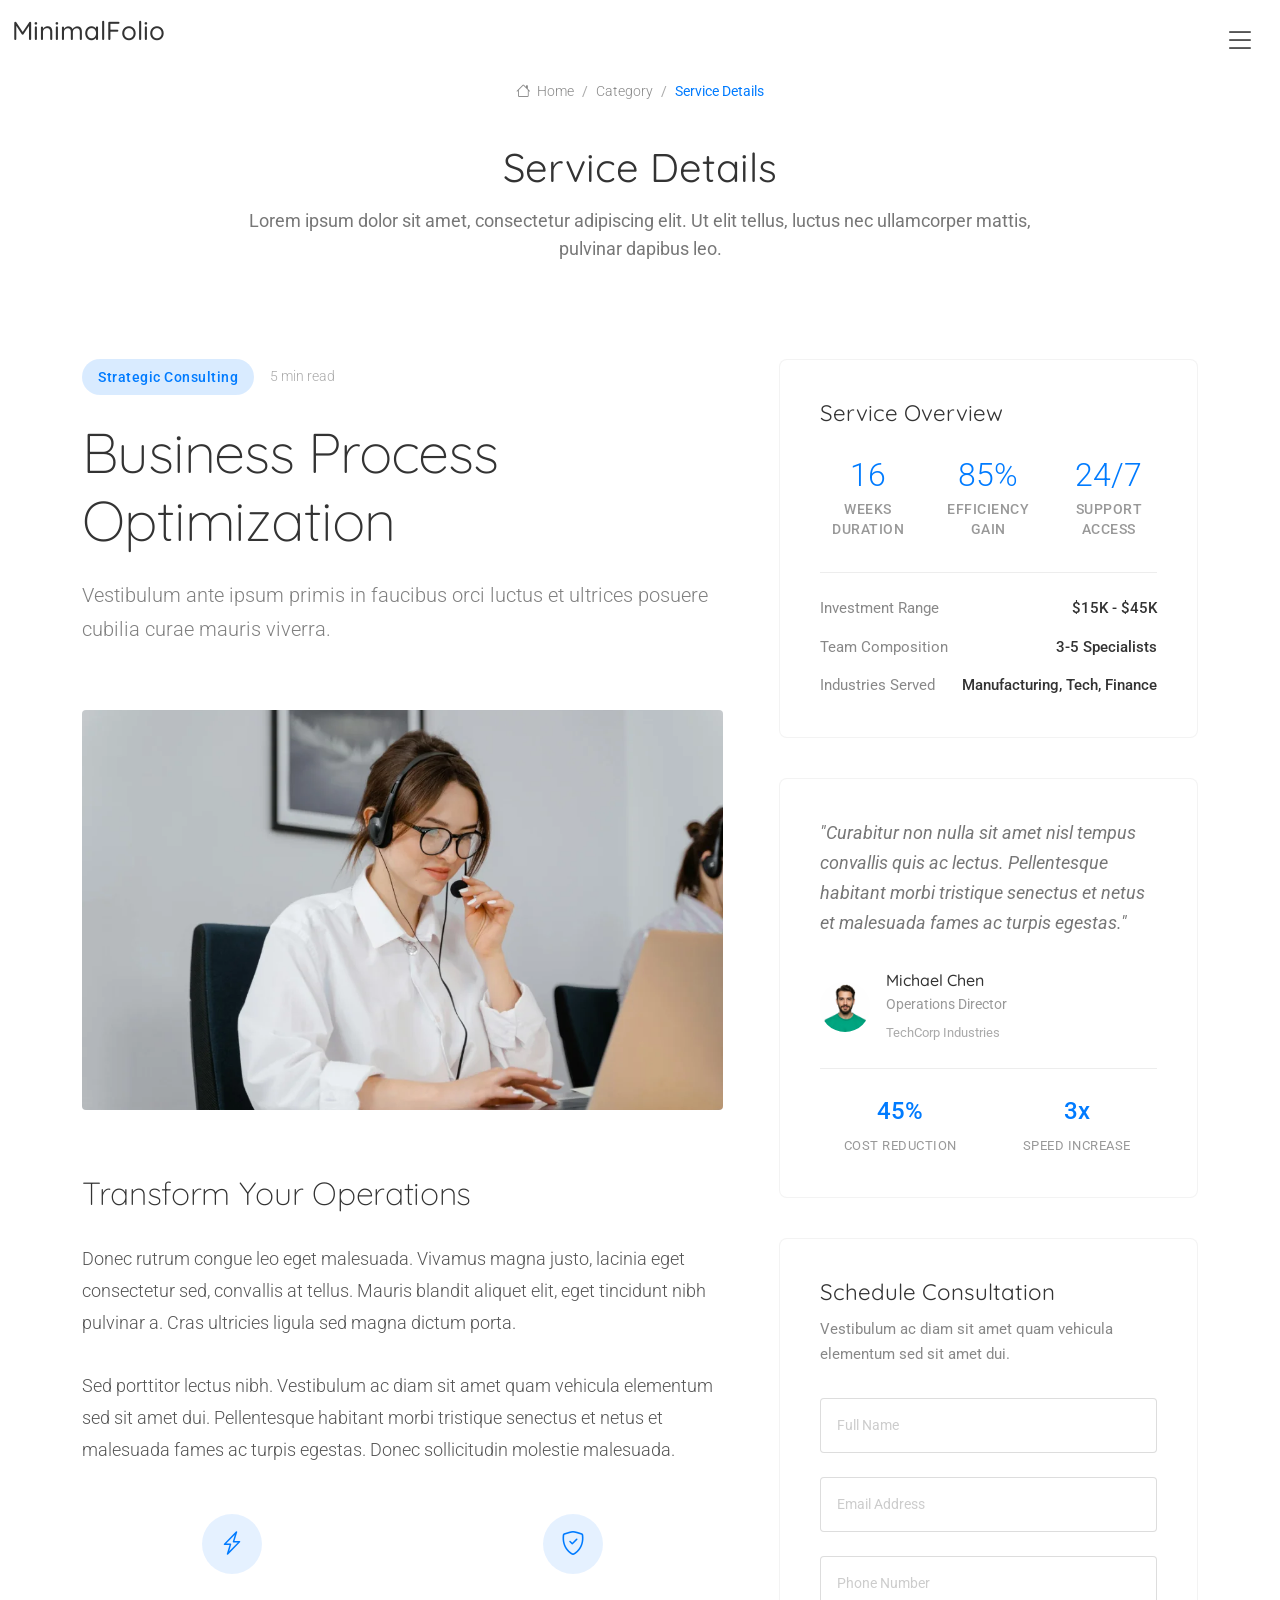
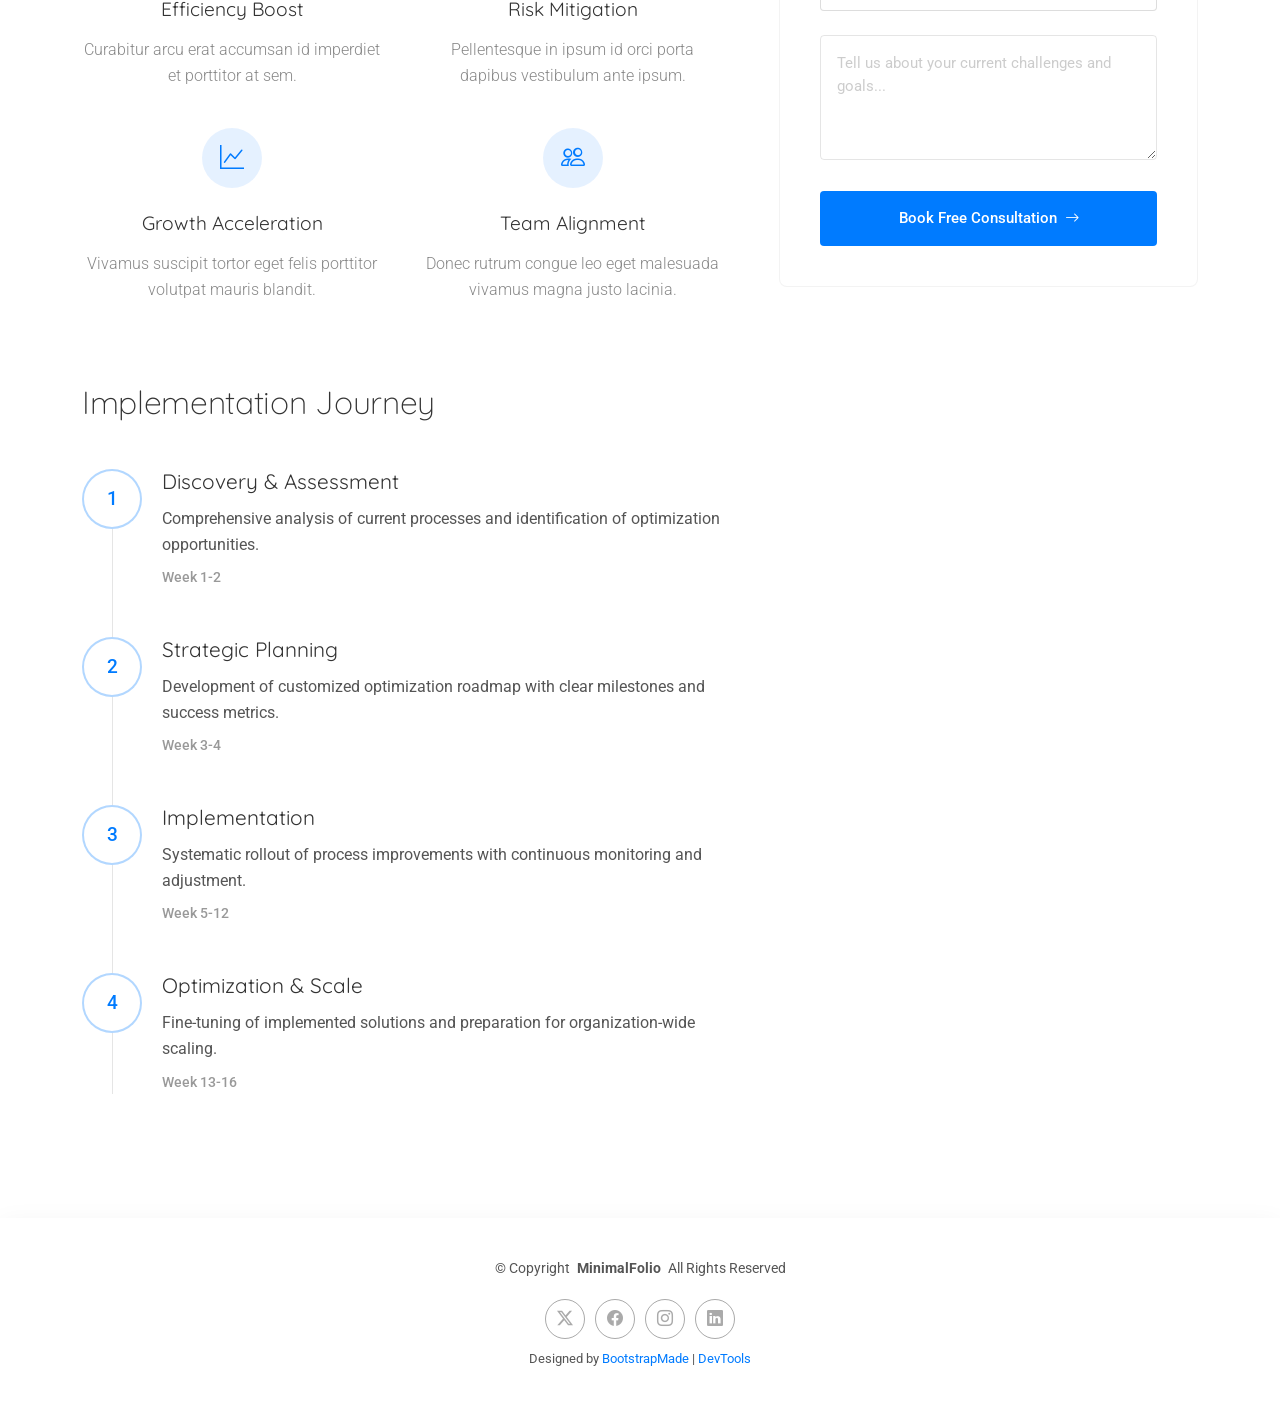
<file: service-details.html>
<!DOCTYPE html>
<html lang="en">

<head>
  <meta charset="utf-8">
  <meta content="width=device-width, initial-scale=1.0" name="viewport">
  <title>Service Details - MinimalFolio Bootstrap Template</title>
  <meta name="description" content="">
  <meta name="keywords" content="">

  <!-- Favicons -->
  <link href="assets/img/favicon.png" rel="icon">
  <link href="assets/img/apple-touch-icon.png" rel="apple-touch-icon">

  <!-- Fonts -->
  <link href="https://fonts.googleapis.com" rel="preconnect">
  <link href="https://fonts.gstatic.com" rel="preconnect" crossorigin>
  <link href="https://fonts.googleapis.com/css2?family=Roboto:ital,wght@0,100;0,300;0,400;0,500;0,700;0,900;1,100;1,300;1,400;1,500;1,700;1,900&family=Raleway:ital,wght@0,100;0,200;0,300;0,400;0,500;0,600;0,700;0,800;0,900;1,100;1,200;1,300;1,400;1,500;1,600;1,700;1,800;1,900&family=Quicksand:wght@300;400;500;600;700&display=swap" rel="stylesheet">

  <!-- Vendor CSS Files -->
  <link href="assets/vendor/bootstrap/css/bootstrap.min.css" rel="stylesheet">
  <link href="assets/vendor/bootstrap-icons/bootstrap-icons.css" rel="stylesheet">
  <link href="assets/vendor/aos/aos.css" rel="stylesheet">
  <link href="assets/vendor/glightbox/css/glightbox.min.css" rel="stylesheet">
  <link href="assets/vendor/swiper/swiper-bundle.min.css" rel="stylesheet">

  <!-- Main CSS File -->
  <link href="assets/css/main.css" rel="stylesheet">

  <!-- =======================================================
  * Template Name: MinimalFolio
  * Template URL: https://bootstrapmade.com/minimalfolio-bootstrap-portfolio-template/
  * Updated: Aug 05 2025 with Bootstrap v5.3.7
  * Author: BootstrapMade.com
  * License: https://bootstrapmade.com/license/
  ======================================================== -->
</head>

<body class="service-details-page">

  <header id="header" class="header d-flex align-items-center position-relative">
    <div class="container-fluid position-relative d-flex align-items-center justify-content-between">

      <a href="index.html" class="logo d-flex align-items-center">
        <!-- Uncomment the line below if you also wish to use an image logo -->
        <!-- <img src="assets/img/logo.webp" alt=""> -->
        <h1 class="sitename">MinimalFolio</h1>
      </a>

      <nav id="navmenu" class="navmenu">
        <ul>
          <li><a href="#hero">Home</a></li>
          <li><a href="#about">About</a></li>
          <li><a href="#resume">Resume</a></li>
          <li><a href="#portfolio">Portfolio</a></li>
          <li><a href="#services">Services</a></li>
          <li class="dropdown"><a href="#"><span>Dropdown</span> <i class="bi bi-chevron-down toggle-dropdown"></i></a>
            <ul>
              <li><a href="#">Dropdown 1</a></li>
              <li class="dropdown"><a href="#"><span>Deep Dropdown</span> <i class="bi bi-chevron-down toggle-dropdown"></i></a>
                <ul>
                  <li><a href="#">Deep Dropdown 1</a></li>
                  <li><a href="#">Deep Dropdown 2</a></li>
                  <li><a href="#">Deep Dropdown 3</a></li>
                  <li><a href="#">Deep Dropdown 4</a></li>
                  <li><a href="#">Deep Dropdown 5</a></li>
                </ul>
              </li>
              <li><a href="#">Dropdown 2</a></li>
              <li><a href="#">Dropdown 3</a></li>
              <li><a href="#">Dropdown 4</a></li>
            </ul>
          </li>
          <li><a href="#contact">Contact</a></li>
        </ul>
        <i class="mobile-nav-toggle d-xl-none bi bi-list"></i>
      </nav>

    </div>
  </header>

  <main class="main">

    <!-- Page Title -->
    <div class="page-title">
      <div class="breadcrumbs">
        <nav aria-label="breadcrumb">
          <ol class="breadcrumb">
            <li class="breadcrumb-item"><a href="#"><i class="bi bi-house"></i> Home</a></li>
            <li class="breadcrumb-item"><a href="#">Category</a></li>
            <li class="breadcrumb-item active current">Service Details</li>
          </ol>
        </nav>
      </div>

      <div class="title-wrapper">
        <h1>Service Details</h1>
        <p>Lorem ipsum dolor sit amet, consectetur adipiscing elit. Ut elit tellus, luctus nec ullamcorper mattis, pulvinar dapibus leo.</p>
      </div>
    </div><!-- End Page Title -->

    <!-- Service Details Section -->
    <section id="service-details" class="service-details section">

      <div class="container" data-aos="fade-up" data-aos-delay="100">

        <div class="row">

          <!-- Main Content Area -->
          <div class="col-lg-7">

            <!-- Hero Service Introduction -->
            <div class="service-hero" data-aos="fade-up" data-aos-delay="100">
              <div class="service-meta">
                <span class="service-category">Strategic Consulting</span>
                <span class="reading-time">5 min read</span>
              </div>
              <h1>Business Process Optimization</h1>
              <p class="service-description">Vestibulum ante ipsum primis in faucibus orci luctus et ultrices posuere cubilia curae mauris viverra.</p>
            </div>

            <!-- Service Visual -->
            <div class="service-visual" data-aos="zoom-in" data-aos-delay="200">
              <img src="assets/img/services/services-7.webp" alt="Business Process Optimization" class="img-fluid">
            </div>

            <!-- Service Content -->
            <div class="service-narrative" data-aos="fade-up" data-aos-delay="300">
              <h3>Transform Your Operations</h3>
              <p>Donec rutrum congue leo eget malesuada. Vivamus magna justo, lacinia eget consectetur sed, convallis at tellus. Mauris blandit aliquet elit, eget tincidunt nibh pulvinar a. Cras ultricies ligula sed magna dictum porta.</p>

              <p>Sed porttitor lectus nibh. Vestibulum ac diam sit amet quam vehicula elementum sed sit amet dui. Pellentesque habitant morbi tristique senectus et netus et malesuada fames ac turpis egestas. Donec sollicitudin molestie malesuada.</p>

              <!-- Key Benefits Grid -->
              <div class="benefits-grid" data-aos="fade-up" data-aos-delay="400">
                <div class="benefit-card">
                  <div class="benefit-icon">
                    <i class="bi bi-lightning-charge"></i>
                  </div>
                  <h4>Efficiency Boost</h4>
                  <p>Curabitur arcu erat accumsan id imperdiet et porttitor at sem.</p>
                </div>

                <div class="benefit-card">
                  <div class="benefit-icon">
                    <i class="bi bi-shield-check"></i>
                  </div>
                  <h4>Risk Mitigation</h4>
                  <p>Pellentesque in ipsum id orci porta dapibus vestibulum ante ipsum.</p>
                </div>

                <div class="benefit-card">
                  <div class="benefit-icon">
                    <i class="bi bi-graph-up"></i>
                  </div>
                  <h4>Growth Acceleration</h4>
                  <p>Vivamus suscipit tortor eget felis porttitor volutpat mauris blandit.</p>
                </div>

                <div class="benefit-card">
                  <div class="benefit-icon">
                    <i class="bi bi-people"></i>
                  </div>
                  <h4>Team Alignment</h4>
                  <p>Donec rutrum congue leo eget malesuada vivamus magna justo lacinia.</p>
                </div>
              </div>

            </div>

            <!-- Implementation Timeline -->
            <div class="timeline-section" data-aos="fade-up" data-aos-delay="500">
              <h3>Implementation Journey</h3>
              <div class="timeline">
                <div class="timeline-item">
                  <div class="timeline-marker">
                    <span>1</span>
                  </div>
                  <div class="timeline-content">
                    <h4>Discovery &amp; Assessment</h4>
                    <p>Comprehensive analysis of current processes and identification of optimization opportunities.</p>
                    <small>Week 1-2</small>
                  </div>
                </div>

                <div class="timeline-item">
                  <div class="timeline-marker">
                    <span>2</span>
                  </div>
                  <div class="timeline-content">
                    <h4>Strategic Planning</h4>
                    <p>Development of customized optimization roadmap with clear milestones and success metrics.</p>
                    <small>Week 3-4</small>
                  </div>
                </div>

                <div class="timeline-item">
                  <div class="timeline-marker">
                    <span>3</span>
                  </div>
                  <div class="timeline-content">
                    <h4>Implementation</h4>
                    <p>Systematic rollout of process improvements with continuous monitoring and adjustment.</p>
                    <small>Week 5-12</small>
                  </div>
                </div>

                <div class="timeline-item">
                  <div class="timeline-marker">
                    <span>4</span>
                  </div>
                  <div class="timeline-content">
                    <h4>Optimization &amp; Scale</h4>
                    <p>Fine-tuning of implemented solutions and preparation for organization-wide scaling.</p>
                    <small>Week 13-16</small>
                  </div>
                </div>
              </div>
            </div>

          </div><!-- End Main Content -->

          <!-- Service Sidebar -->
          <div class="col-lg-5">
            <div class="service-sidebar" data-aos="fade-up" data-aos-delay="200">

              <!-- Service Overview Card -->
              <div class="overview-card">
                <div class="overview-header">
                  <h4>Service Overview</h4>
                </div>
                <div class="overview-stats">
                  <div class="stat-item">
                    <div class="stat-number">16</div>
                    <div class="stat-label">Weeks Duration</div>
                  </div>
                  <div class="stat-item">
                    <div class="stat-number">85%</div>
                    <div class="stat-label">Efficiency Gain</div>
                  </div>
                  <div class="stat-item">
                    <div class="stat-number">24/7</div>
                    <div class="stat-label">Support Access</div>
                  </div>
                </div>

                <div class="overview-details">
                  <div class="detail-row">
                    <span class="detail-label">Investment Range</span>
                    <span class="detail-value">$15K - $45K</span>
                  </div>
                  <div class="detail-row">
                    <span class="detail-label">Team Composition</span>
                    <span class="detail-value">3-5 Specialists</span>
                  </div>
                  <div class="detail-row">
                    <span class="detail-label">Industries Served</span>
                    <span class="detail-value">Manufacturing, Tech, Finance</span>
                  </div>
                </div>
              </div>

              <!-- Client Success Story -->
              <div class="success-story">
                <div class="story-quote">
                  <p>"Curabitur non nulla sit amet nisl tempus convallis quis ac lectus. Pellentesque habitant morbi tristique senectus et netus et malesuada fames ac turpis egestas."</p>
                </div>
                <div class="story-author">
                  <img src="assets/img/person/person-m-8.webp" alt="Michael Chen" class="author-avatar">
                  <div class="author-details">
                    <h5>Michael Chen</h5>
                    <span>Operations Director</span>
                    <small>TechCorp Industries</small>
                  </div>
                </div>
                <div class="story-metrics">
                  <div class="metric">
                    <span class="metric-value">45%</span>
                    <span class="metric-label">Cost Reduction</span>
                  </div>
                  <div class="metric">
                    <span class="metric-value">3x</span>
                    <span class="metric-label">Speed Increase</span>
                  </div>
                </div>
              </div>

              <!-- Consultation Form -->
              <div class="consultation-form">
                <div class="form-header">
                  <h4>Schedule Consultation</h4>
                  <p>Vestibulum ac diam sit amet quam vehicula elementum sed sit amet dui.</p>
                </div>

                <form action="forms/consultation.php" method="post" class="php-email-form">
                  <div class="form-group">
                    <input type="text" name="name" class="form-input" placeholder="Full Name" required="">
                  </div>

                  <div class="form-group">
                    <input type="email" name="email" class="form-input" placeholder="Email Address" required="">
                  </div>

                  <div class="form-group">
                    <input type="tel" name="phone" class="form-input" placeholder="Phone Number">
                  </div>

                  <input type="hidden" name="subject" value="Business Process Optimization Consultation">

                  <div class="form-group">
                    <textarea name="message" class="form-input" rows="4" placeholder="Tell us about your current challenges and goals..." required=""></textarea>
                  </div>

                  <div class="loading">Loading</div>
                  <div class="error-message"></div>
                  <div class="sent-message">Your consultation request has been sent. Thank you!</div>

                  <button type="submit" class="btn-consultation">
                    <span>Book Free Consultation</span>
                    <i class="bi bi-arrow-right"></i>
                  </button>
                </form>
              </div>

            </div>
          </div><!-- End Sidebar -->

        </div>

      </div>

    </section><!-- /Service Details Section -->

  </main>

  <footer id="footer" class="footer">

    <div class="container">
      <div class="copyright text-center ">
        <p>© <span>Copyright</span> <strong class="px-1 sitename">MinimalFolio</strong> <span>All Rights Reserved</span></p>
      </div>
      <div class="social-links d-flex justify-content-center">
        <a href=""><i class="bi bi-twitter-x"></i></a>
        <a href=""><i class="bi bi-facebook"></i></a>
        <a href=""><i class="bi bi-instagram"></i></a>
        <a href=""><i class="bi bi-linkedin"></i></a>
      </div>
      <div class="credits">
        <!-- All the links in the footer should remain intact. -->
        <!-- You can delete the links only if you've purchased the pro version. -->
        <!-- Licensing information: https://bootstrapmade.com/license/ -->
        <!-- Purchase the pro version with working PHP/AJAX contact form: [buy-url] -->
        Designed by <a href="https://bootstrapmade.com/">BootstrapMade</a> | <a href="https://bootstrapmade.com/tools/">DevTools</a>
      </div>
    </div>

  </footer>

  <!-- Scroll Top -->
  <a href="#" id="scroll-top" class="scroll-top d-flex align-items-center justify-content-center"><i class="bi bi-arrow-up-short"></i></a>

  <!-- Preloader -->
  <div id="preloader">
    <div></div>
    <div></div>
    <div></div>
    <div></div>
  </div>

  <!-- Vendor JS Files -->
  <script src="assets/vendor/bootstrap/js/bootstrap.bundle.min.js"></script>
  <script src="assets/vendor/php-email-form/validate.js"></script>
  <script src="assets/vendor/aos/aos.js"></script>
  <script src="assets/vendor/typed.js/typed.umd.js"></script>
  <script src="assets/vendor/waypoints/noframework.waypoints.js"></script>
  <script src="assets/vendor/imagesloaded/imagesloaded.pkgd.min.js"></script>
  <script src="assets/vendor/isotope-layout/isotope.pkgd.min.js"></script>
  <script src="assets/vendor/glightbox/js/glightbox.min.js"></script>
  <script src="assets/vendor/swiper/swiper-bundle.min.js"></script>

  <!-- Main JS File -->
  <script src="assets/js/main.js"></script>

</body>

</html>
</file>
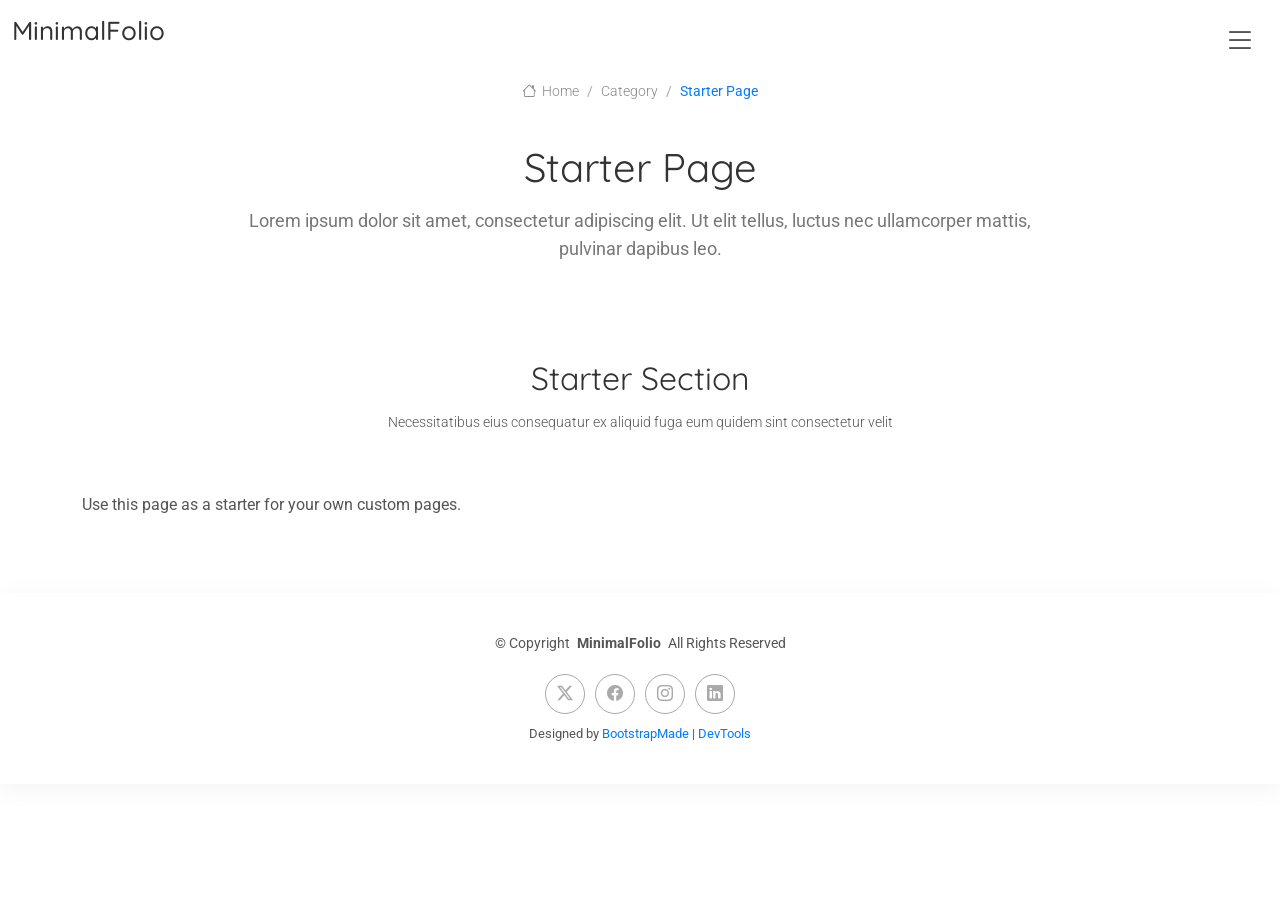
<file: starter-page.html>
<!DOCTYPE html>
<html lang="en">

<head>
  <meta charset="utf-8">
  <meta content="width=device-width, initial-scale=1.0" name="viewport">
  <title>Starter Page - MinimalFolio Bootstrap Template</title>
  <meta name="description" content="">
  <meta name="keywords" content="">

  <!-- Favicons -->
  <link href="assets/img/favicon.png" rel="icon">
  <link href="assets/img/apple-touch-icon.png" rel="apple-touch-icon">

  <!-- Fonts -->
  <link href="https://fonts.googleapis.com" rel="preconnect">
  <link href="https://fonts.gstatic.com" rel="preconnect" crossorigin>
  <link href="https://fonts.googleapis.com/css2?family=Roboto:ital,wght@0,100;0,300;0,400;0,500;0,700;0,900;1,100;1,300;1,400;1,500;1,700;1,900&family=Raleway:ital,wght@0,100;0,200;0,300;0,400;0,500;0,600;0,700;0,800;0,900;1,100;1,200;1,300;1,400;1,500;1,600;1,700;1,800;1,900&family=Quicksand:wght@300;400;500;600;700&display=swap" rel="stylesheet">

  <!-- Vendor CSS Files -->
  <link href="assets/vendor/bootstrap/css/bootstrap.min.css" rel="stylesheet">
  <link href="assets/vendor/bootstrap-icons/bootstrap-icons.css" rel="stylesheet">
  <link href="assets/vendor/aos/aos.css" rel="stylesheet">
  <link href="assets/vendor/glightbox/css/glightbox.min.css" rel="stylesheet">
  <link href="assets/vendor/swiper/swiper-bundle.min.css" rel="stylesheet">

  <!-- Main CSS File -->
  <link href="assets/css/main.css" rel="stylesheet">

  <!-- =======================================================
  * Template Name: MinimalFolio
  * Template URL: https://bootstrapmade.com/minimalfolio-bootstrap-portfolio-template/
  * Updated: Aug 05 2025 with Bootstrap v5.3.7
  * Author: BootstrapMade.com
  * License: https://bootstrapmade.com/license/
  ======================================================== -->
</head>

<body class="starter-page-page">

  <header id="header" class="header d-flex align-items-center position-relative">
    <div class="container-fluid position-relative d-flex align-items-center justify-content-between">

      <a href="index.html" class="logo d-flex align-items-center">
        <!-- Uncomment the line below if you also wish to use an image logo -->
        <!-- <img src="assets/img/logo.webp" alt=""> -->
        <h1 class="sitename">MinimalFolio</h1>
      </a>

      <nav id="navmenu" class="navmenu">
        <ul>
          <li><a href="#hero">Home</a></li>
          <li><a href="#about">About</a></li>
          <li><a href="#resume">Resume</a></li>
          <li><a href="#portfolio">Portfolio</a></li>
          <li><a href="#services">Services</a></li>
          <li class="dropdown"><a href="#"><span>Dropdown</span> <i class="bi bi-chevron-down toggle-dropdown"></i></a>
            <ul>
              <li><a href="#">Dropdown 1</a></li>
              <li class="dropdown"><a href="#"><span>Deep Dropdown</span> <i class="bi bi-chevron-down toggle-dropdown"></i></a>
                <ul>
                  <li><a href="#">Deep Dropdown 1</a></li>
                  <li><a href="#">Deep Dropdown 2</a></li>
                  <li><a href="#">Deep Dropdown 3</a></li>
                  <li><a href="#">Deep Dropdown 4</a></li>
                  <li><a href="#">Deep Dropdown 5</a></li>
                </ul>
              </li>
              <li><a href="#">Dropdown 2</a></li>
              <li><a href="#">Dropdown 3</a></li>
              <li><a href="#">Dropdown 4</a></li>
            </ul>
          </li>
          <li><a href="#contact">Contact</a></li>
        </ul>
        <i class="mobile-nav-toggle d-xl-none bi bi-list"></i>
      </nav>

    </div>
  </header>

  <main class="main">

    <!-- Page Title -->
    <div class="page-title">
      <div class="breadcrumbs">
        <nav aria-label="breadcrumb">
          <ol class="breadcrumb">
            <li class="breadcrumb-item"><a href="#"><i class="bi bi-house"></i> Home</a></li>
            <li class="breadcrumb-item"><a href="#">Category</a></li>
            <li class="breadcrumb-item active current">Starter Page</li>
          </ol>
        </nav>
      </div>

      <div class="title-wrapper">
        <h1>Starter Page</h1>
        <p>Lorem ipsum dolor sit amet, consectetur adipiscing elit. Ut elit tellus, luctus nec ullamcorper mattis, pulvinar dapibus leo.</p>
      </div>
    </div><!-- End Page Title -->

    <!-- Starter Section Section -->
    <section id="starter-section" class="starter-section section">

      <!-- Section Title -->
      <div class="container section-title" data-aos="fade-up">
        <h2>Starter Section</h2>
        <p>Necessitatibus eius consequatur ex aliquid fuga eum quidem sint consectetur velit</p>
      </div><!-- End Section Title -->

      <div class="container" data-aos="fade-up">
        <p>Use this page as a starter for your own custom pages.</p>
      </div>

    </section><!-- /Starter Section Section -->

  </main>

  <footer id="footer" class="footer">

    <div class="container">
      <div class="copyright text-center ">
        <p>© <span>Copyright</span> <strong class="px-1 sitename">MinimalFolio</strong> <span>All Rights Reserved</span></p>
      </div>
      <div class="social-links d-flex justify-content-center">
        <a href=""><i class="bi bi-twitter-x"></i></a>
        <a href=""><i class="bi bi-facebook"></i></a>
        <a href=""><i class="bi bi-instagram"></i></a>
        <a href=""><i class="bi bi-linkedin"></i></a>
      </div>
      <div class="credits">
        <!-- All the links in the footer should remain intact. -->
        <!-- You can delete the links only if you've purchased the pro version. -->
        <!-- Licensing information: https://bootstrapmade.com/license/ -->
        <!-- Purchase the pro version with working PHP/AJAX contact form: [buy-url] -->
        Designed by <a href="https://bootstrapmade.com/">BootstrapMade</a> | <a href="https://bootstrapmade.com/tools/">DevTools</a>
      </div>
    </div>

  </footer>

  <!-- Scroll Top -->
  <a href="#" id="scroll-top" class="scroll-top d-flex align-items-center justify-content-center"><i class="bi bi-arrow-up-short"></i></a>

  <!-- Preloader -->
  <div id="preloader">
    <div></div>
    <div></div>
    <div></div>
    <div></div>
  </div>

  <!-- Vendor JS Files -->
  <script src="assets/vendor/bootstrap/js/bootstrap.bundle.min.js"></script>
  <script src="assets/vendor/php-email-form/validate.js"></script>
  <script src="assets/vendor/aos/aos.js"></script>
  <script src="assets/vendor/typed.js/typed.umd.js"></script>
  <script src="assets/vendor/waypoints/noframework.waypoints.js"></script>
  <script src="assets/vendor/imagesloaded/imagesloaded.pkgd.min.js"></script>
  <script src="assets/vendor/isotope-layout/isotope.pkgd.min.js"></script>
  <script src="assets/vendor/glightbox/js/glightbox.min.js"></script>
  <script src="assets/vendor/swiper/swiper-bundle.min.js"></script>

  <!-- Main JS File -->
  <script src="assets/js/main.js"></script>

</body>

</html>
</file>
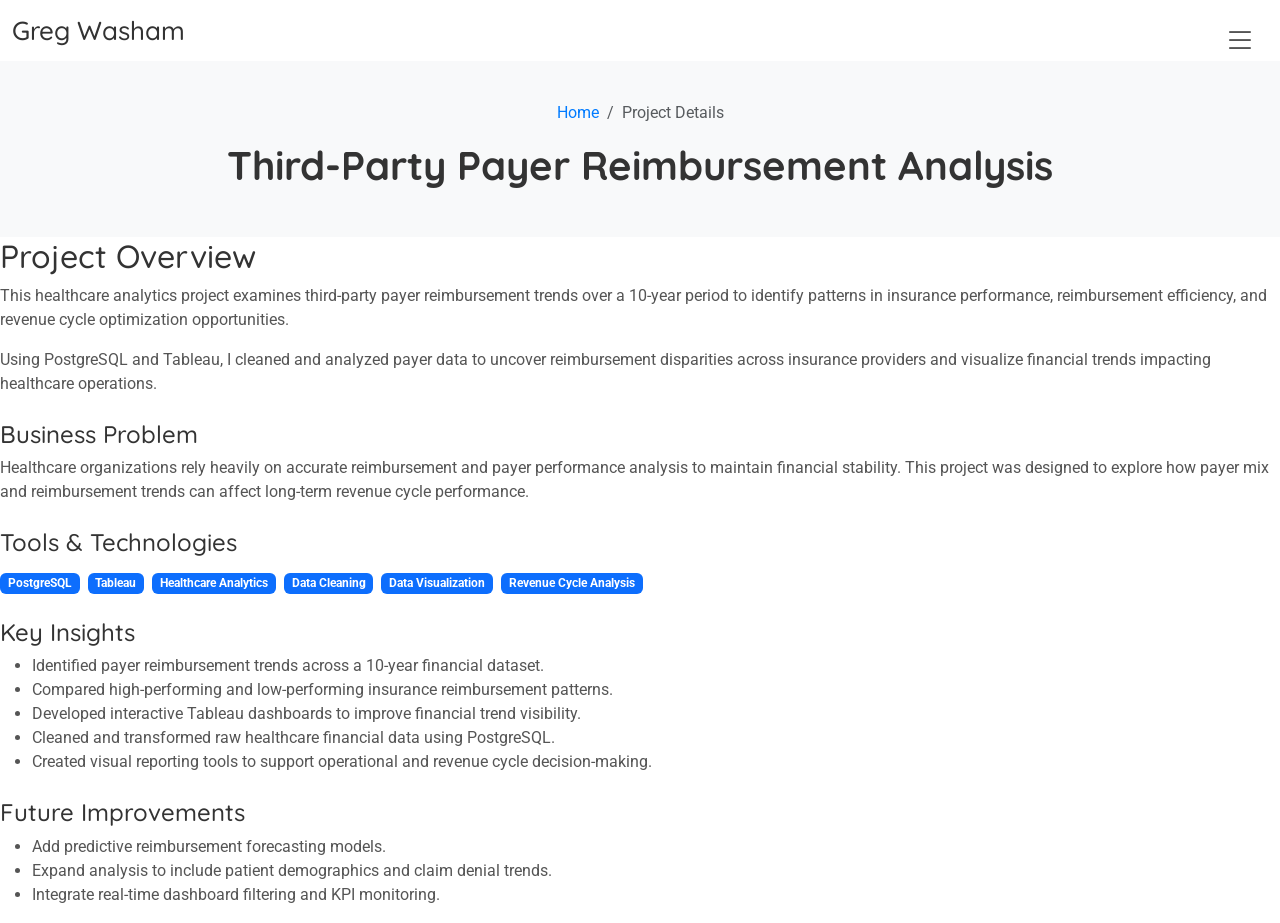
<file: updated-portfolio-details-ins.html>
<!DOCTYPE html>
<html lang="en">

<head>
  <meta charset="utf-8">
  <meta content="width=device-width, initial-scale=1.0" name="viewport">
  <title>Project Details - Greg Washam Portfolio</title>
  <meta name="description" content="Healthcare Data Analytics Project: Hospital Efficiency and Risk Analysis">

  <!-- Favicons -->
  <link href="assets/img/favicon.png" rel="icon">
  <link href="assets/img/apple-touch-icon.png" rel="apple-touch-icon">

  <!-- Fonts -->
  <link href="https://fonts.googleapis.com" rel="preconnect">
  <link href="https://fonts.gstatic.com" rel="preconnect" crossorigin>
  <link href="https://fonts.googleapis.com/css2?family=Roboto:wght@300;400;500;700&family=Raleway:wght@300;400;500;700&family=Quicksand:wght@300;400;500;600;700&display=swap" rel="stylesheet">

  <!-- Vendor CSS Files -->
  <link href="assets/vendor/bootstrap/css/bootstrap.min.css" rel="stylesheet">
  <link href="assets/vendor/bootstrap-icons/bootstrap-icons.css" rel="stylesheet">
  <link href="assets/vendor/aos/aos.css" rel="stylesheet">
  <link href="assets/vendor/glightbox/css/glightbox.min.css" rel="stylesheet">
  <link href="assets/vendor/swiper/swiper-bundle.min.css" rel="stylesheet">

  <!-- Main CSS File -->
  <link href="assets/css/main.css" rel="stylesheet">
</head>

<body class="portfolio-details-page">

  <header id="header" class="header d-flex align-items-center position-relative">
    <div class="container-fluid position-relative d-flex align-items-center justify-content-between">
      <a href="index.html" class="logo d-flex align-items-center">
        <h1 class="sitename">Greg Washam</h1>
      </a>
      <nav id="navmenu" class="navmenu">
        <ul>
          <li><a href="index.html#hero">Home</a></li>
          <li><a href="index.html#portfolio">Portfolio</a></li>
          <li><a href="index.html#contact">Contact</a></li>
        </ul>
        <i class="mobile-nav-toggle d-xl-none bi bi-list"></i>
      </nav>
    </div>
  </header>

 <main class="main">

  <!-- Page Title -->
  <div class="page-title" style="padding: 40px 0; background: #f8f9fa;">
    <div class="container text-center">
      <nav aria-label="breadcrumb">
        <ol class="breadcrumb justify-content-center" style="background: transparent;">
          <li class="breadcrumb-item"><a href="index.html">Home</a></li>
          <li class="breadcrumb-item active">Project Details</li>
        </ol>
      </nav>
      <h1 style="font-weight: 700;">Third-Party Payer Reimbursement Analysis</h1>
    </div>
  </div>


<div class="portfolio-description">

  <h2>Project Overview</h2>
  <p>
    This healthcare analytics project examines third-party payer reimbursement
    trends over a 10-year period to identify patterns in insurance performance,
    reimbursement efficiency, and revenue cycle optimization opportunities.
  </p>

  <p>
    Using PostgreSQL and Tableau, I cleaned and analyzed payer data to uncover
    reimbursement disparities across insurance providers and visualize financial
    trends impacting healthcare operations.
  </p>

  <!-- NEW SECTION -->
  <div class="mt-4">
    <h4>Business Problem</h4>
    <p>
      Healthcare organizations rely heavily on accurate reimbursement and payer
      performance analysis to maintain financial stability. This project was
      designed to explore how payer mix and reimbursement trends can affect
      long-term revenue cycle performance.
    </p>
  </div>

  <!-- NEW SECTION -->
  <div class="mt-4">
    <h4>Tools & Technologies</h4>

    <div class="d-flex flex-wrap gap-2 mt-3">
      <span class="badge bg-primary">PostgreSQL</span>
      <span class="badge bg-primary">Tableau</span>
      <span class="badge bg-primary">Healthcare Analytics</span>
      <span class="badge bg-primary">Data Cleaning</span>
      <span class="badge bg-primary">Data Visualization</span>
      <span class="badge bg-primary">Revenue Cycle Analysis</span>
    </div>
  </div>

  <!-- REWORKED SECTION -->
  <div class="mt-4">
    <h4>Key Insights</h4>

    <ul>
      <li>Identified payer reimbursement trends across a 10-year financial dataset.</li>

      <li>Compared high-performing and low-performing insurance reimbursement patterns.</li>

      <li>Developed interactive Tableau dashboards to improve financial trend visibility.</li>

      <li>Cleaned and transformed raw healthcare financial data using PostgreSQL.</li>

      <li>Created visual reporting tools to support operational and revenue cycle decision-making.</li>
    </ul>
  </div>

  <!-- OPTIONAL -->
  <div class="mt-4">
    <h4>Future Improvements</h4>

    <ul>
      <li>Add predictive reimbursement forecasting models.</li>
      <li>Expand analysis to include patient demographics and claim denial trends.</li>
      <li>Integrate real-time dashboard filtering and KPI monitoring.</li>
    </ul>
  </div>

</div>
</file>
<file: assets/css/main.css>
/**
* Template Name: MinimalFolio
* Template URL: https://bootstrapmade.com/minimalfolio-bootstrap-portfolio-template/
* Updated: Aug 05 2025 with Bootstrap v5.3.7
* Author: BootstrapMade.com
* License: https://bootstrapmade.com/license/
*/

/*--------------------------------------------------------------
# Font & Color Variables
# Help: https://bootstrapmade.com/color-system/
--------------------------------------------------------------*/
/* Fonts */
:root {
  --default-font: "Roboto",  system-ui, -apple-system, "Segoe UI", Roboto, "Helvetica Neue", Arial, "Noto Sans", "Liberation Sans", sans-serif, "Apple Color Emoji", "Segoe UI Emoji", "Segoe UI Symbol", "Noto Color Emoji";
  --heading-font: "Quicksand",  sans-serif;
  --nav-font: "Raleway",  sans-serif;
}

/* Global Colors - The following color variables are used throughout the website. Updating them here will change the color scheme of the entire website */
:root { 
  --background-color: #ffffff; /* Background color for the entire website, including individual sections */
  --default-color: #555555; /* Default color used for the majority of the text content across the entire website */
  --heading-color: #333333; /* Color for headings, subheadings and title throughout the website */
  --accent-color: #007bff; /* Accent color that represents your brand on the website. It's used for buttons, links, and other elements that need to stand out */
  --surface-color: #ffffff; /* The surface color is used as a background of boxed elements within sections, such as cards, icon boxes, or other elements that require a visual separation from the global background. */
  --contrast-color: #ffffff; /* Contrast color for text, ensuring readability against backgrounds of accent, heading, or default colors. */
}

/* Nav Menu Colors - The following color variables are used specifically for the navigation menu. They are separate from the global colors to allow for more customization options */
:root {
  --nav-color: #555555;  /* The default color of the main navmenu links */
  --nav-hover-color: #000000; /* Applied to main navmenu links when they are hovered over or active */
  --nav-mobile-background-color: #fafafa; /* Used as the background color for mobile navigation menu */
  --nav-dropdown-background-color: #ffffff; /* Used as the background color for dropdown items that appear when hovering over primary navigation items */
  --nav-dropdown-color: #8f8f8f; /* Used for navigation links of the dropdown items in the navigation menu. */
  --nav-dropdown-hover-color: #000000; /* Similar to --nav-hover-color, this color is applied to dropdown navigation links when they are hovered over. */
}

/* Color Presets - These classes override global colors when applied to any section or element, providing reuse of the sam color scheme. */

.light-background {
  --background-color: #fafafa;
  --surface-color: #ffffff;
}

.dark-background {
  --background-color: #060606;
  --default-color: #ffffff;
  --heading-color: #ffffff;
  --surface-color: #252525;
  --contrast-color: #ffffff;
}

/* Smooth scroll */
:root {
  scroll-behavior: smooth;
}

/*--------------------------------------------------------------
# General Styling & Shared Classes
--------------------------------------------------------------*/
body {
  color: var(--default-color);
  background-color: var(--background-color);
  font-family: var(--default-font);
}

a {
  color: var(--accent-color);
  text-decoration: none;
  transition: 0.3s;
}

a:hover {
  color: color-mix(in srgb, var(--accent-color), transparent 25%);
  text-decoration: none;
}

h1,
h2,
h3,
h4,
h5,
h6 {
  color: var(--heading-color);
  font-family: var(--heading-font);
}

/* PHP Email Form Messages
------------------------------*/
.php-email-form .error-message {
  display: none;
  background: #df1529;
  color: #ffffff;
  text-align: left;
  padding: 15px;
  margin-bottom: 24px;
  font-weight: 600;
}

.php-email-form .sent-message {
  display: none;
  color: #ffffff;
  background: #059652;
  text-align: center;
  padding: 15px;
  margin-bottom: 24px;
  font-weight: 600;
}

.php-email-form .loading {
  display: none;
  background: var(--surface-color);
  text-align: center;
  padding: 15px;
  margin-bottom: 24px;
}

.php-email-form .loading:before {
  content: "";
  display: inline-block;
  border-radius: 50%;
  width: 24px;
  height: 24px;
  margin: 0 10px -6px 0;
  border: 3px solid var(--accent-color);
  border-top-color: var(--surface-color);
  animation: php-email-form-loading 1s linear infinite;
}

@keyframes php-email-form-loading {
  0% {
    transform: rotate(0deg);
  }

  100% {
    transform: rotate(360deg);
  }
}

/*--------------------------------------------------------------
# Global Header
--------------------------------------------------------------*/
.header {
  --background-color: rgba(255, 255, 255, 0);
  color: var(--default-color);
  background-color: var(--background-color);
  padding: 15px 0;
  transition: all 0.5s;
  z-index: 997;
}

.header .logo {
  line-height: 1;
}

.header .logo img {
  max-height: 32px;
  margin-right: 8px;
}

.header .logo h1 {
  font-size: 26px;
  margin: 0;
  font-weight: 500;
  color: var(--heading-color);
}

/*--------------------------------------------------------------
# Navigation Menu
--------------------------------------------------------------*/
/* Navmenu */
.mobile-nav-toggle {
  background-color: var(--background-color);
  padding: 4px;
  color: var(--nav-color);
  position: fixed;
  top: 20px;
  right: 20px;
  font-size: 32px;
  line-height: 0;
  cursor: pointer;
  display: block !important;
  z-index: 998;
  transition: 0.3s;
}

.mobile-nav-toggle:hover {
  color: var(--nav-hover-color);
}

.navmenu {
  position: fixed;
  top: 0;
  bottom: 0;
  right: -300px;
  z-index: 997;
  transition: 0.3s;
  width: 300px;
  overflow: hidden;
}

.navmenu ul {
  display: block;
  list-style: none;
  padding: 10px 0;
  margin: 0;
  overflow-y: auto;
  transition: 0.3s;
  z-index: 998;
}

.navmenu a,
.navmenu a:focus {
  color: var(--nav-dropdown-color);
  padding: 10px 20px;
  font-family: var(--nav-font);
  font-size: 15px;
  font-weight: 400;
  display: flex;
  align-items: center;
  justify-content: space-between;
  white-space: nowrap;
  transition: 0.3s;
}

.navmenu a i,
.navmenu a:focus i {
  font-size: 12px;
  line-height: 0;
  margin-left: 5px;
  width: 30px;
  height: 30px;
  display: flex;
  align-items: center;
  justify-content: center;
  border-radius: 50%;
  transition: 0.3s;
  background-color: color-mix(in srgb, var(--accent-color), transparent 90%);
}

.navmenu a i:hover,
.navmenu a:focus i:hover {
  background-color: var(--accent-color);
  color: var(--contrast-color);
}

.navmenu a:hover,
.navmenu .active,
.navmenu .active:focus {
  color: var(--nav-dropdown-hover-color);
}

.navmenu .active i,
.navmenu .active:focus i {
  background-color: var(--accent-color);
  color: var(--contrast-color);
  transform: rotate(180deg);
}

.navmenu .dropdown ul {
  position: static;
  display: none;
  z-index: 99;
  padding: 10px 0;
  margin: 10px 20px;
  box-shadow: none;
  transition: all 0.5s ease-in-out;
}

.navmenu .dropdown>.dropdown-active {
  display: block;
  background-color: var(--nav-dropdown-background-color);
  border: 1px solid color-mix(in srgb, var(--nav-dropdown-color), transparent 90%);
}

.mobile-nav-active {
  overflow: hidden;
}

.mobile-nav-active .mobile-nav-toggle {
  right: 310px;
  font-size: 36px;
}

.mobile-nav-active .navmenu {
  position: fixed;
  overflow: hidden;
  top: 0;
  bottom: 0;
  right: 0;
  background-color: var(--nav-mobile-background-color);
  transition: 0.3s;
}

/*--------------------------------------------------------------
# Global Footer
--------------------------------------------------------------*/
.footer {
  color: var(--default-color);
  background-color: var(--background-color);
  font-size: 14px;
  padding: 40px 0;
  position: relative;
  box-shadow: 0 5px 25px rgba(0, 0, 0, 0.05);
}

.footer .copyright p {
  margin-bottom: 0;
}

.footer .social-links {
  margin-top: 20px;
}

.footer .social-links a {
  display: flex;
  align-items: center;
  justify-content: center;
  width: 40px;
  height: 40px;
  border-radius: 50%;
  border: 1px solid color-mix(in srgb, var(--default-color), transparent 50%);
  font-size: 16px;
  color: color-mix(in srgb, var(--default-color), transparent 50%);
  margin: 0 5px;
  transition: 0.3s;
}

.footer .social-links a:hover {
  color: var(--accent-color);
  border-color: var(--accent-color);
}

.footer .credits {
  margin-top: 10px;
  font-size: 13px;
  text-align: center;
}

/*--------------------------------------------------------------
# Preloader
--------------------------------------------------------------*/
#preloader {
  position: fixed;
  inset: 0;
  z-index: 9999;
  overflow: hidden;
  background-color: var(--background-color);
  transition: all 0.6s ease-out;
  width: 100%;
  height: 100vh;
  display: flex;
  align-items: center;
  justify-content: center;
}

#preloader div {
  width: 13px;
  height: 13px;
  background-color: var(--accent-color);
  border-radius: 50%;
  animation-timing-function: cubic-bezier(0, 1, 1, 0);
  position: absolute;
  left: 50%;
}

#preloader div:nth-child(1) {
  left: calc(50% + 8px);
  animation: animate-preloader-1 0.6s infinite;
}

#preloader div:nth-child(2) {
  left: calc(50% + 8px);
  animation: animate-preloader-2 0.6s infinite;
}

#preloader div:nth-child(3) {
  left: calc(50% + 32px);
  animation: animate-preloader-2 0.6s infinite;
}

#preloader div:nth-child(4) {
  left: calc(50% + 56px);
  animation: animate-preloader-3 0.6s infinite;
}

@keyframes animate-preloader-1 {
  0% {
    transform: scale(0);
  }

  100% {
    transform: scale(1);
  }
}

@keyframes animate-preloader-3 {
  0% {
    transform: scale(1);
  }

  100% {
    transform: scale(0);
  }
}

@keyframes animate-preloader-2 {
  0% {
    transform: translate(0, 0);
  }

  100% {
    transform: translate(24px, 0);
  }
}

/*--------------------------------------------------------------
# Scroll Top Button
--------------------------------------------------------------*/
.scroll-top {
  position: fixed;
  visibility: hidden;
  opacity: 0;
  right: 15px;
  bottom: 15px;
  z-index: 99999;
  background-color: var(--accent-color);
  width: 40px;
  height: 40px;
  border-radius: 4px;
  transition: all 0.4s;
}

.scroll-top i {
  font-size: 24px;
  color: var(--contrast-color);
  line-height: 0;
}

.scroll-top:hover {
  background-color: color-mix(in srgb, var(--accent-color), transparent 20%);
  color: var(--contrast-color);
}

.scroll-top.active {
  visibility: visible;
  opacity: 1;
}

/*--------------------------------------------------------------
# Disable aos animation delay on mobile devices
--------------------------------------------------------------*/
@media screen and (max-width: 768px) {
  [data-aos-delay] {
    transition-delay: 0 !important;
  }
}

/*--------------------------------------------------------------
# Global Page Titles & Breadcrumbs
--------------------------------------------------------------*/
.page-title {
  text-align: center;
  padding: 20px 0;
}

.page-title .breadcrumbs {
  margin-bottom: 1.5rem;
}

.page-title .breadcrumbs .breadcrumb {
  justify-content: center;
  margin: 0;
  padding: 0;
  background: none;
}

.page-title .breadcrumbs .breadcrumb .breadcrumb-item {
  font-size: 0.9rem;
  color: color-mix(in srgb, var(--default-color), transparent 30%);
}

.page-title .breadcrumbs .breadcrumb .breadcrumb-item.active {
  color: var(--accent-color);
}

.page-title .breadcrumbs .breadcrumb .breadcrumb-item a {
  color: inherit;
  text-decoration: none;
  transition: color 0.3s ease;
  font-weight: 300;
}

.page-title .breadcrumbs .breadcrumb .breadcrumb-item a:hover {
  color: var(--accent-color);
}

.page-title .breadcrumbs .breadcrumb .breadcrumb-item a i {
  font-size: 0.9rem;
  margin-right: 0.2rem;
}

.page-title .breadcrumbs .breadcrumb .breadcrumb-item+.breadcrumb-item::before {
  color: color-mix(in srgb, var(--default-color), transparent 50%);
}

.page-title .title-wrapper {
  max-width: 800px;
  margin: 0 auto;
  padding: 1rem 0;
}

.page-title .title-wrapper h1 {
  font-size: 2.5rem;
  margin-bottom: 1rem;
  font-weight: 400;
  color: var(--heading-color);
}

.page-title .title-wrapper p {
  font-size: 1.1rem;
  color: color-mix(in srgb, var(--default-color), transparent 20%);
  margin: 0;
  line-height: 1.6;
}

@media (max-width: 768px) {
  .page-title .title-wrapper h1 {
    font-size: 2rem;
  }

  .page-title .title-wrapper p {
    font-size: 1rem;
  }
}

@media (max-width: 576px) {
  .page-title .title-wrapper h1 {
    font-size: 1.75rem;
  }
}

/*--------------------------------------------------------------
# Global Sections
--------------------------------------------------------------*/
section,
.section {
  color: var(--default-color);
  background-color: var(--background-color);
  padding: 60px 0;
  overflow: clip;
}

/*--------------------------------------------------------------
# Global Section Titles
--------------------------------------------------------------*/
.section-title {
  text-align: center;
  padding-bottom: 60px;
  position: relative;
}

.section-title h2 {
  font-size: 32px;
  font-weight: 400;
  margin-bottom: 15px;
}

.section-title p {
  margin-bottom: 0;
  font-size: 14px;
  font-weight: 300;
}

/*--------------------------------------------------------------
# Hero Section
--------------------------------------------------------------*/
.hero {
  padding-top: 60px;
  min-height: 100vh;
  display: flex;
  align-items: center;
  padding-bottom: 120px;
  /* Typographic system for hero */
  /* CTAs */
  /* Meta row */
  /* Portrait block */
  /* Gentle section visual calm */
  /* Spacing rhythm */
  /* Subtle parallax simulation for large screens */
  /* Responsive refinements */
}

.hero .intro .eyebrow .dot {
  width: 8px;
  height: 8px;
  border-radius: 50%;
  background: var(--accent-color);
  flex: 0 0 auto;
}

.hero .intro .eyebrow .text {
  font-family: var(--nav-font);
  font-size: 14px;
  letter-spacing: 0.12em;
  text-transform: uppercase;
  color: color-mix(in srgb, var(--default-color), transparent 30%);
}

.hero .intro .display-heading {
  font-family: var(--heading-font);
  font-weight: 300;
  font-size: clamp(36px, 5vw, 56px);
  line-height: 1.15;
  letter-spacing: -0.02em;
  margin-bottom: 10px;
}

.hero .intro .lead {
  font-size: 18px;
  line-height: 1.8;
  color: color-mix(in srgb, var(--default-color), transparent 10%);
  max-width: 58ch;
}

.hero .btn-ghost {
  --_border: color-mix(in srgb, var(--default-color), transparent 80%);
  --_hover: color-mix(in srgb, var(--accent-color), transparent 85%);
  border: 1px solid var(--_border);
  color: var(--default-color);
  background-color: var(--surface-color);
  padding: 10px 18px;
  border-radius: 8px;
  transition: all 0.3s ease-in-out;
}

.hero .btn-ghost:hover,
.hero .btn-ghost:focus {
  border-color: var(--accent-color);
  color: var(--accent-color);
  box-shadow: 0 6px 20px color-mix(in srgb, var(--accent-color), transparent 90%);
  outline: none;
}

.hero .btn-ghost:active {
  transform: translateY(1px);
}

.hero .link-underline {
  position: relative;
  color: var(--accent-color);
  font-weight: 400;
  padding-bottom: 2px;
  transition: color 0.3s ease-in-out;
}

.hero .link-underline:after {
  content: "";
  position: absolute;
  left: 0;
  bottom: -2px;
  width: 100%;
  height: 1px;
  background: color-mix(in srgb, var(--accent-color), transparent 40%);
  transform: scaleX(0.6);
  transform-origin: left;
  transition: transform 0.3s ease-in-out, background 0.3s ease-in-out;
}

.hero .link-underline:hover,
.hero .link-underline:focus {
  color: color-mix(in srgb, var(--accent-color), transparent 10%);
  outline: none;
  border-radius: 4px;
}

.hero .link-underline:hover:after,
.hero .link-underline:focus:after {
  transform: scaleX(1);
  background: var(--accent-color);
}

.hero .meta .meta-item {
  color: color-mix(in srgb, var(--default-color), transparent 20%);
}

.hero .meta .meta-item i {
  color: var(--accent-color);
}

.hero .portrait-wrap .portrait-img {
  width: 100%;
  height: auto;
  border-radius: 10px;
  display: block;
  box-shadow: 0 20px 60px color-mix(in srgb, var(--default-color), transparent 90%);
  transform: translateZ(0);
  transition: transform 0.4s ease-in-out, box-shadow 0.4s ease-in-out;
}

.hero .portrait-wrap:hover .portrait-img {
  transform: scale(1.015);
  box-shadow: 0 28px 80px color-mix(in srgb, var(--accent-color), transparent 90%);
}

.hero .portrait-wrap .badge.note {
  position: absolute;
  right: 12px;
  bottom: 12px;
  display: inline-flex;
  align-items: center;
  gap: 8px;
  padding: 8px 12px;
  border-radius: 999px;
  background: color-mix(in srgb, var(--accent-color), var(--surface-color) 85%);
  color: var(--default-color);
  font-size: 13px;
  backdrop-filter: blur(6px);
  box-shadow: 0 10px 30px color-mix(in srgb, var(--accent-color), transparent 88%);
}

.hero .portrait-wrap .badge.note i {
  color: var(--accent-color);
}

section .hero {
  background: var(--background-color);
}

.hero .cta-group {
  gap: 16px;
}

@media (min-width: 992px) {
  .hero .portrait-wrap {
    will-change: transform;
  }
}

@media (max-width: 992px) {
  .hero .intro .lead {
    font-size: 17px;
  }

  .hero .portrait-wrap .badge.note {
    transform: scale(0.95);
  }
}

@media (max-width: 576px) {
  .hero .intro .display-heading {
    font-size: 34px;
  }

  .hero .cta-group {
    flex-direction: column;
    align-items: flex-start;
  }
}

/*--------------------------------------------------------------
# About Section
--------------------------------------------------------------*/
.about {
  /* Layout rhythm */
  --maxw: 1200px;
  --space-1: 16px;
  --space-2: 24px;
  --space-3: 40px;
  --space-4: 64px;
  --radius-s: 6px;
  --shadow-soft: 0 10px 30px color-mix(in srgb, var(--default-color), transparent 92%);
}

.about .container {
  max-width: var(--maxw);
}

.about .intro-wrap {
  margin-bottom: var(--space-4);
}

.about .intro-content .eyebrow {
  display: inline-block;
  letter-spacing: 0.12em;
  text-transform: uppercase;
  font-size: 12px;
  color: color-mix(in srgb, var(--default-color), transparent 40%);
  margin-bottom: var(--space-1);
}

.about .intro-content .headline {
  font-family: var(--heading-font);
  font-weight: 300;
  line-height: 1.2;
  font-size: clamp(28px, 4vw, 44px);
  margin: 0 0 var(--space-2) 0;
}

.about .intro-content .lead {
  font-size: 18px;
  line-height: 1.8;
  color: color-mix(in srgb, var(--default-color), transparent 10%);
  margin-bottom: var(--space-2);
}

.about .intro-content p {
  line-height: 1.8;
  margin-bottom: var(--space-2);
  color: color-mix(in srgb, var(--default-color), transparent 5%);
}

.about .intro-content .cta-group {
  display: flex;
  gap: var(--space-2);
  align-items: center;
  margin-top: var(--space-2);
}

.about .intro-content .cta-group .btn-ghost {
  display: inline-flex;
  align-items: center;
  gap: 8px;
  padding: 12px 18px;
  border-radius: var(--radius-s);
  color: var(--accent-color);
  background: color-mix(in srgb, var(--accent-color), transparent 92%);
  border: 1px solid color-mix(in srgb, var(--accent-color), transparent 70%);
  transition: 0.3s ease-in-out;
}

.about .intro-content .cta-group .btn-ghost:hover,
.about .intro-content .cta-group .btn-ghost:focus {
  color: var(--contrast-color);
  background: var(--accent-color);
  border-color: var(--accent-color);
  outline: none;
  box-shadow: 0 0 0 3px color-mix(in srgb, var(--accent-color), transparent 70%);
}

.about .intro-content .cta-group .link-underline {
  display: inline-flex;
  align-items: center;
  gap: 8px;
  position: relative;
  color: var(--accent-color);
  padding-bottom: 4px;
  transition: 0.3s ease-in-out;
}

.about .intro-content .cta-group .link-underline::after {
  content: "";
  position: absolute;
  left: 0;
  right: 0;
  bottom: 0;
  height: 1px;
  background: color-mix(in srgb, var(--accent-color), transparent 40%);
  transform: scaleX(0.4);
  transform-origin: left;
  transition: 0.3s ease-in-out;
}

.about .intro-content .cta-group .link-underline:hover,
.about .intro-content .cta-group .link-underline:focus {
  color: color-mix(in srgb, var(--accent-color), transparent 10%);
  outline: none;
}

.about .intro-content .cta-group .link-underline:hover::after,
.about .intro-content .cta-group .link-underline:focus::after {
  transform: scaleX(1);
}

.about .profile-figure {
  margin: 0;
}

.about .profile-figure .profile-photo {
  width: 88%;
  max-width: 440px;
  border-radius: 18px;
  box-shadow: var(--shadow-soft);
  transform: translateY(0);
  transition: transform 0.3s ease-in-out;
}

.about .profile-figure .profile-caption {
  margin-top: var(--space-2);
  display: flex;
  align-items: center;
  gap: var(--space-2);
}

.about .profile-figure .profile-caption .signature {
  max-width: 160px;
  filter: grayscale(100%);
  opacity: 0.85;
}

.about .profile-figure .profile-caption .meta {
  font-size: 14px;
  color: color-mix(in srgb, var(--default-color), transparent 20%);
}

.about .profile-figure .profile-caption .meta .funfact {
  font-size: 13px;
  margin-top: 4px;
  color: color-mix(in srgb, var(--default-color), transparent 35%);
}

.about .profile-figure:hover .profile-photo {
  transform: translateY(-4px);
}

.about .skills-wrap {
  margin-top: var(--space-4);
  margin-bottom: var(--space-4);
}

.about .skills-wrap .skill-item {
  padding: var(--space-2);
  border-radius: var(--radius-s);
  transition: 0.3s ease-in-out;
  background: color-mix(in srgb, var(--surface-color), var(--accent-color) 2%);
  border: 1px solid color-mix(in srgb, var(--default-color), transparent 88%);
  height: 100%;
}

.about .skills-wrap .skill-item i {
  font-size: 24px;
  color: var(--accent-color);
  margin-bottom: var(--space-1);
  display: inline-block;
}

.about .skills-wrap .skill-item h3 {
  font-size: 16px;
  margin-bottom: 6px;
  font-weight: 500;
}

.about .skills-wrap .skill-item p {
  margin: 0;
  font-size: 14px;
  color: color-mix(in srgb, var(--default-color), transparent 25%);
}

.about .skills-wrap .skill-item:hover {
  transform: translateY(-3px);
  border-color: color-mix(in srgb, var(--accent-color), transparent 60%);
  box-shadow: var(--shadow-soft);
}

.about .journey-wrap {
  margin-bottom: var(--space-4);
}

.about .journey-wrap .timeline-item {
  position: relative;
  padding-left: 26px;
}

.about .journey-wrap .timeline-item time {
  display: inline-block;
  font-size: 12px;
  letter-spacing: 0.08em;
  text-transform: uppercase;
  color: color-mix(in srgb, var(--default-color), transparent 45%);
  margin-bottom: 6px;
}

.about .journey-wrap .timeline-item h4 {
  font-size: 18px;
  font-weight: 400;
  margin: 0 0 6px;
}

.about .journey-wrap .timeline-item p {
  font-size: 14px;
  color: color-mix(in srgb, var(--default-color), transparent 25%);
  margin: 0;
}

.about .journey-wrap .timeline-item .dot {
  position: absolute;
  left: 0;
  top: 4px;
  width: 10px;
  height: 10px;
  border-radius: 50%;
  background: var(--accent-color);
  box-shadow: 0 0 0 6px color-mix(in srgb, var(--accent-color), transparent 80%);
}

.about .personal-quote {
  margin: var(--space-3) 0 var(--space-4);
  padding: var(--space-2) 0;
  text-align: center;
}

.about .personal-quote p {
  font-family: var(--heading-font);
  font-weight: 300;
  font-size: clamp(20px, 3vw, 28px);
  line-height: 1.5;
  color: color-mix(in srgb, var(--default-color), transparent 5%);
  margin: 0 auto;
  max-width: 800px;
}

.about .facts-wrap .fact-pill {
  display: flex;
  align-items: center;
  justify-content: center;
  gap: 10px;
  padding: 10px 14px;
  border-radius: 999px;
  border: 1px solid color-mix(in srgb, var(--default-color), transparent 85%);
  background: var(--surface-color);
  color: color-mix(in srgb, var(--default-color), transparent 10%);
  transition: 0.3s ease-in-out;
}

.about .facts-wrap .fact-pill i {
  color: var(--accent-color);
}

.about .facts-wrap .fact-pill span {
  font-size: 14px;
}

.about .facts-wrap .fact-pill:hover {
  transform: translateY(-2px);
  border-color: color-mix(in srgb, var(--accent-color), transparent 60%);
  box-shadow: var(--shadow-soft);
}

.about .facts-wrap .fact-pill:focus-within {
  box-shadow: 0 0 0 3px color-mix(in srgb, var(--accent-color), transparent 70%);
}

@media (max-width: 992px) {
  .about .profile-figure {
    text-align: center !important;
  }

  .about .profile-figure .profile-photo {
    width: 72%;
  }

  .about .intro-content .cta-group {
    flex-wrap: wrap;
  }
}

@media (max-width: 576px) {
  .about .profile-figure .profile-photo {
    width: 100%;
  }

  .about .skills-wrap {
    margin-top: var(--space-3);
  }
}

/*--------------------------------------------------------------
# Skills Section
--------------------------------------------------------------*/
.skills {
  padding-top: 60px;
  padding-bottom: 60px;
  /* Design tokens for this section */
  --radius: 8px;
  --muted: color-mix(in srgb, var(--default-color), transparent 65%);
  --soft-border: color-mix(in srgb, var(--default-color), transparent 85%);
  --soft-shadow: 0 8px 24px color-mix(in srgb, var(--default-color), transparent 94%);
  --accent-soft: color-mix(in srgb, var(--accent-color), var(--background-color) 85%);
  /* Focus styles for accessibility */
  /* Subtle divider behavior via spacing rhythm */
  /* Swiper compatibility snippet (kept global for any future slider inside) */
  /* Responsive tweaks */
}

.skills .skill-block {
  padding: 22px 6px 6px 6px;
  border-radius: var(--radius);
  transition: transform 0.3s ease-in-out, box-shadow 0.3s ease-in-out;
  position: relative;
}

.skills .skill-block:hover {
  transform: translateY(-2px);
}

.skills .skill-block header .skill-title {
  font-size: 18px;
  font-weight: 400;
  margin: 0;
}

.skills .skill-block header .skill-badge {
  font-size: 12px;
  padding: 4px 10px;
  border-radius: 999px;
  color: var(--accent-color);
  background: color-mix(in srgb, var(--accent-color), transparent 92%);
  border: 1px solid color-mix(in srgb, var(--accent-color), transparent 80%);
}

.skills .skill-block .skill-desc {
  color: var(--muted);
  font-size: 15px;
  line-height: 1.8;
  margin-bottom: 14px;
}

.skills .skill-block .progress.slim {
  height: 6px;
  background-color: color-mix(in srgb, var(--default-color), transparent 90%);
  border-radius: 999px;
  overflow: hidden;
}

.skills .skill-block .progress.slim .progress-bar {
  width: 0%;
  background: linear-gradient(90deg, var(--accent-color), color-mix(in srgb, var(--accent-color), transparent 20%));
  transition: width 0.6s ease-in-out;
}

.skills .soft-card {
  background: var(--surface-color);
  border: 1px solid var(--soft-border);
  box-shadow: var(--soft-shadow);
}

.skills .soft-card .mini-head {
  font-weight: 400;
  letter-spacing: 0.3px;
  font-size: 16px;
  color: var(--heading-color);
  margin-bottom: 10px;
}

.skills .soft-card .tool-list li {
  padding: 8px 0;
  border-bottom: 1px dashed color-mix(in srgb, var(--default-color), transparent 88%);
}

.skills .soft-card .tool-list li:last-child {
  border-bottom: 0;
}

.skills .soft-card .tool-list li i {
  color: var(--accent-color);
  font-size: 18px;
  line-height: 1;
}

.skills .soft-card .tool-list li span {
  color: var(--default-color);
}

.skills .note {
  color: var(--muted);
  font-size: 16px;
  line-height: 1.8;
}

.skills a:focus-visible,
.skills button:focus-visible,
.skills .skill-block:focus-visible,
.skills .soft-card:focus-visible {
  outline: 2px solid var(--accent-color);
  outline-offset: 3px;
  border-radius: calc(var(--radius) - 2px);
}

.skills .alt-grid {
  margin-top: 60px;
}

.skills .swiper-wrapper {
  height: auto !important;
}

@media (max-width: 992px) {
  .skills .intro-wrap .headline {
    font-size: clamp(26px, 4.2vw, 36px);
  }
}

@media (max-width: 768px) {
  .skills .soft-card {
    padding: 24px !important;
  }

  .skills .skill-block {
    padding-top: 18px;
  }
}

/*--------------------------------------------------------------
# Resume Section
--------------------------------------------------------------*/
.resume .resume-navigation {
  gap: 4rem;
  margin-bottom: 5rem;
  padding: 2rem 0;
  border-bottom: 1px solid color-mix(in srgb, var(--default-color), transparent 90%);
  border: none;
}

@media (max-width: 992px) {
  .resume .resume-navigation {
    padding: 0;
  }
}

.resume .resume-navigation .nav-item .nav-link {
  background: none;
  border: none;
  display: flex;
  align-items: center;
  gap: 1rem;
  cursor: pointer;
  padding: 1rem 1.5rem;
  border-radius: 0;
  transition: all 0.3s ease;
  position: relative;
  color: var(--default-color);
}

.resume .resume-navigation .nav-item .nav-link .nav-number {
  font-size: 0.875rem;
  font-weight: 300;
  color: color-mix(in srgb, var(--default-color), transparent 50%);
  transition: color 0.3s ease;
}

.resume .resume-navigation .nav-item .nav-link .nav-label {
  font-size: 1rem;
  font-weight: 400;
  color: var(--default-color);
  transition: color 0.3s ease;
}

.resume .resume-navigation .nav-item .nav-link::after {
  content: "";
  position: absolute;
  bottom: -2rem;
  left: 50%;
  transform: translateX(-50%) scaleX(0);
  width: 100%;
  height: 2px;
  background: var(--accent-color);
  transition: transform 0.3s ease;
}

.resume .resume-navigation .nav-item .nav-link:hover,
.resume .resume-navigation .nav-item .nav-link.active {
  background: none;
  border: none;
  box-shadow: none;
}

.resume .resume-navigation .nav-item .nav-link:hover .nav-number,
.resume .resume-navigation .nav-item .nav-link.active .nav-number {
  color: var(--accent-color);
}

.resume .resume-navigation .nav-item .nav-link:hover .nav-label,
.resume .resume-navigation .nav-item .nav-link.active .nav-label {
  color: var(--accent-color);
}

.resume .resume-navigation .nav-item .nav-link:hover::after,
.resume .resume-navigation .nav-item .nav-link.active::after {
  transform: translateX(-50%) scaleX(1);
}

.resume .resume-navigation .nav-item .nav-link:focus {
  outline: none;
  box-shadow: none;
}

@media (max-width: 992px) {
  .resume .resume-navigation .nav-item .nav-link::after {
    display: none;
  }
}

.resume .resume-content .tab-pane {
  min-height: 400px;
}

.resume .resume-content .section-intro {
  text-align: center;
  max-width: 600px;
  margin: 0 auto 4rem;
}

.resume .resume-content .section-intro h2 {
  font-size: 2.25rem;
  font-weight: 300;
  margin-bottom: 1.5rem;
  letter-spacing: -0.02em;
}

.resume .resume-content .section-intro p {
  font-size: 1.125rem;
  line-height: 1.7;
  color: color-mix(in srgb, var(--default-color), transparent 30%);
  font-weight: 300;
}

.resume .experience-grid {
  max-width: 800px;
  margin: 0 auto;
}

.resume .experience-grid .experience-item {
  padding: 2.5rem 0;
  border-bottom: 1px solid color-mix(in srgb, var(--default-color), transparent 92%);
}

.resume .experience-grid .experience-item:last-child {
  border-bottom: none;
}

.resume .experience-grid .experience-item .item-header {
  display: flex;
  justify-content: space-between;
  align-items: flex-start;
  margin-bottom: 1.5rem;
}

.resume .experience-grid .experience-item .item-header .position-info h3 {
  font-size: 1.375rem;
  font-weight: 400;
  margin-bottom: 0.5rem;
  line-height: 1.3;
}

.resume .experience-grid .experience-item .item-header .position-info .company {
  font-size: 1rem;
  color: var(--accent-color);
  font-weight: 400;
}

.resume .experience-grid .experience-item .item-header .period {
  font-size: 0.9rem;
  color: color-mix(in srgb, var(--default-color), transparent 40%);
  font-weight: 300;
  white-space: nowrap;
  margin-left: 2rem;
}

.resume .experience-grid .experience-item .item-content p {
  font-size: 1rem;
  line-height: 1.7;
  color: color-mix(in srgb, var(--default-color), transparent 25%);
  margin: 0;
  font-weight: 300;
}

.resume .education-list {
  max-width: 700px;
  margin: 0 auto;
}

.resume .education-list .education-entry {
  display: flex;
  gap: 3rem;
  padding: 2rem 0;
  border-bottom: 1px solid color-mix(in srgb, var(--default-color), transparent 92%);
}

.resume .education-list .education-entry:last-child {
  border-bottom: none;
}

.resume .education-list .education-entry .degree-year {
  flex-shrink: 0;
  font-size: 1.125rem;
  font-weight: 400;
  color: var(--accent-color);
  width: 80px;
}

.resume .education-list .education-entry .degree-details {
  flex: 1;
}

.resume .education-list .education-entry .degree-details h3 {
  font-size: 1.25rem;
  font-weight: 400;
  margin-bottom: 0.5rem;
  line-height: 1.3;
}

.resume .education-list .education-entry .degree-details .institution {
  font-size: 1rem;
  color: color-mix(in srgb, var(--default-color), transparent 30%);
  margin-bottom: 1rem;
  font-weight: 300;
}

.resume .education-list .education-entry .degree-details p {
  font-size: 0.95rem;
  line-height: 1.6;
  color: color-mix(in srgb, var(--default-color), transparent 35%);
  margin: 0;
  font-weight: 300;
}

.resume .skills-categories {
  max-width: 800px;
  margin: 0 auto;
}

.resume .skills-categories .skill-category {
  margin-bottom: 3rem;
}

.resume .skills-categories .skill-category:last-child {
  margin-bottom: 0;
}

.resume .skills-categories .skill-category h3 {
  font-size: 1.25rem;
  font-weight: 400;
  margin-bottom: 1.5rem;
  text-align: center;
}

.resume .skills-categories .skill-category .skill-tags {
  display: flex;
  flex-wrap: wrap;
  gap: 1rem;
  justify-content: center;
}

.resume .skills-categories .skill-category .skill-tags .skill-tag {
  background: var(--surface-color);
  border: 1px solid color-mix(in srgb, var(--default-color), transparent 85%);
  padding: 0.75rem 1.5rem;
  font-size: 0.9rem;
  font-weight: 300;
  color: var(--default-color);
  border-radius: 0;
  transition: all 0.3s ease;
}

.resume .skills-categories .skill-category .skill-tags .skill-tag:hover {
  border-color: var(--accent-color);
  color: var(--accent-color);
}

@media (max-width: 992px) {
  .resume .resume-navigation {
    gap: 2rem;
    margin-bottom: 3rem;
  }

  .resume .resume-navigation .nav-item .nav-link {
    padding: 0.75rem 1rem;
  }

  .resume .resume-navigation .nav-item .nav-link .nav-label {
    font-size: 0.9rem;
  }

  .resume .section-intro {
    margin-bottom: 3rem;
  }

  .resume .section-intro h2 {
    font-size: 1.875rem;
  }

  .resume .section-intro p {
    font-size: 1rem;
  }

  .resume .experience-grid .experience-item .item-header {
    flex-direction: column;
    gap: 1rem;
  }

  .resume .experience-grid .experience-item .item-header .period {
    margin-left: 0;
  }

  .resume .education-list .education-entry {
    gap: 2rem;
  }

  .resume .education-list .education-entry .degree-year {
    width: 60px;
  }
}

@media (max-width: 768px) {
  .resume .resume-navigation {
    flex-direction: column;
    gap: 1rem;
    align-items: center;
  }

  .resume .resume-navigation .nav-item {
    width: 100%;
  }

  .resume .resume-navigation .nav-item .nav-link {
    justify-content: center;
    width: 100%;
  }

  .resume .education-list .education-entry {
    flex-direction: column;
    gap: 0.5rem;
  }

  .resume .skills-categories .skill-category .skill-tags {
    gap: 0.75rem;
  }

  .resume .skills-categories .skill-category .skill-tags .skill-tag {
    padding: 0.6rem 1.2rem;
    font-size: 0.85rem;
  }
}

@media (max-width: 576px) {
  .resume .section-intro h2 {
    font-size: 1.625rem;
  }

  .resume .experience-grid .experience-item {
    padding: 2rem 0;
  }

  .resume .experience-grid .experience-item .item-header .position-info h3 {
    font-size: 1.25rem;
  }

  .resume .skills-categories .skill-category .skill-tags .skill-tag {
    padding: 0.5rem 1rem;
    font-size: 0.8rem;
  }

  .resume .resume-navigation .nav-item .nav-link {
    padding: 0.5rem 1rem;
    gap: 0.5rem;
  }

  .resume .resume-navigation .nav-item .nav-link .nav-number {
    font-size: 0.75rem;
  }

  .resume .resume-navigation .nav-item .nav-link .nav-label {
    font-size: 0.85rem;
  }
}

/*--------------------------------------------------------------
# Portfolio Section
--------------------------------------------------------------*/
.portfolio .portfolio-filters-wrapper {
  text-align: center;
  margin-bottom: 80px;
}

.portfolio .portfolio-filters {
  display: inline-flex;
  align-items: center;
  gap: 40px;
  padding: 0;
  margin: 0;
  list-style: none;
  position: relative;
}

.portfolio .portfolio-filters::after {
  content: "";
  position: absolute;
  bottom: -8px;
  left: 0;
  width: 100%;
  height: 1px;
  background: color-mix(in srgb, var(--default-color), transparent 90%);
}

.portfolio .portfolio-filters li {
  position: relative;
  cursor: pointer;
  padding: 12px 0;
  font-size: 15px;
  font-weight: 400;
  color: color-mix(in srgb, var(--default-color), transparent 30%);
  transition: all 0.4s ease-out;
  letter-spacing: 0.5px;
}

.portfolio .portfolio-filters li::after {
  content: "";
  position: absolute;
  bottom: -8px;
  left: 50%;
  width: 0;
  height: 2px;
  background: var(--accent-color);
  transition: all 0.4s ease-out;
  transform: translateX(-50%);
}

.portfolio .portfolio-filters li:hover {
  color: var(--default-color);
}

.portfolio .portfolio-filters li.filter-active {
  color: var(--default-color);
}

.portfolio .portfolio-filters li.filter-active::after {
  width: 100%;
}

@media (max-width: 768px) {
  .portfolio .portfolio-filters {
    flex-wrap: wrap;
    gap: 20px;
    justify-content: center;
  }
}

.portfolio .portfolio-card {
  background: var(--surface-color);
  transition: all 0.4s ease-out;
  overflow: hidden;
}

.portfolio .portfolio-card:hover {
  transform: translateY(-8px);
}

.portfolio .portfolio-card:hover .image-container img {
  transform: scale(1.05);
}

.portfolio .portfolio-card:hover .overlay {
  opacity: 1;
  visibility: visible;
}

.portfolio .portfolio-card:hover .content h3 {
  color: var(--accent-color);
}

.portfolio .image-container {
  position: relative;
  overflow: hidden;
  aspect-ratio: 4/3;
  border-radius: 8px;
}

.portfolio .image-container img {
  width: 100%;
  height: 100%;
  object-fit: cover;
  transition: transform 0.6s ease-out;
}

.portfolio .image-container .overlay {
  position: absolute;
  top: 0;
  left: 0;
  right: 0;
  bottom: 0;
  background: color-mix(in srgb, var(--accent-color), transparent 50%);
  display: flex;
  align-items: center;
  justify-content: center;
  opacity: 0;
  visibility: hidden;
  transition: all 0.4s ease-out;
  backdrop-filter: blur(2px);
}

.portfolio .image-container .overlay-content {
  display: flex;
  gap: 20px;
  transform: translateY(20px);
  transition: transform 0.4s ease-out 0.1s;
}

.portfolio-card:hover .portfolio .image-container .overlay-content {
  transform: translateY(0);
}

.portfolio .image-container .overlay-content a {
  width: 50px;
  height: 50px;
  background: var(--surface-color);
  color: var(--heading-color);
  display: flex;
  align-items: center;
  justify-content: center;
  border-radius: 50%;
  transition: all 0.3s ease;
  font-size: 18px;
}

.portfolio .image-container .overlay-content a:hover {
  background: var(--accent-color);
  color: var(--contrast-color);
  transform: scale(1.1);
}

.portfolio .content {
  padding: 30px 0;
  text-align: center;
}

.portfolio .content h3 {
  font-size: 20px;
  font-weight: 400;
  margin-bottom: 8px;
  transition: color 0.3s ease;
  letter-spacing: 0.5px;
}

.portfolio .content p {
  color: color-mix(in srgb, var(--default-color), transparent 40%);
  font-size: 14px;
  line-height: 1.6;
  margin: 0;
  letter-spacing: 0.3px;
}

@media (min-width: 992px) {
  .portfolio .portfolio-grid {
    grid-template-columns: repeat(3, 1fr);
  }
}

@media (min-width: 1200px) {
  .portfolio .portfolio-grid {
    grid-template-columns: repeat(4, 1fr);
    gap: 50px;
  }
}

/*--------------------------------------------------------------
# Testimonials Section
--------------------------------------------------------------*/
.testimonials p {
  line-height: 1.7;
  color: var(--default-color);
}

.testimonials .testimonial {
  max-width: 500px;
  text-align: center;
  margin-bottom: 30px;
}

.testimonials .testimonial .name {
  font-size: 18px;
  color: var(--heading-color);
}

.testimonials .testimonial .img-wrap img {
  margin: 0 auto;
  width: 70px;
  height: 70px;
  border-radius: 50%;
}

.testimonials .swiper-pagination {
  position: absolute;
  bottom: 0px;
}

.testimonials .swiper-pagination .swiper-pagination-bullet {
  margin: 0 5px;
  background-color: color-mix(in srgb, var(--default-color) 65%, transparent);
  opacity: 0.3;
}

.testimonials .swiper-pagination .swiper-pagination-bullet.swiper-pagination-bullet-active {
  background: var(--accent-color);
  opacity: 1;
}

/*--------------------------------------------------------------
# Services Section
--------------------------------------------------------------*/
.services {
  padding: 100px 0 80px;
}

.services .service-grid {
  gap: 60px 0;
}

.services .service-item {
  padding: 0;
  text-align: left;
  transition: all 0.4s ease;
}

.services .service-item:hover {
  transform: translateY(-8px);
}

.services .service-item:hover .service-icon {
  transform: scale(1.05);
}

.services .service-item:hover .service-link a {
  color: var(--accent-color);
}

.services .service-item:hover .service-link a i {
  transform: translateX(5px);
}

.services .service-item .service-icon {
  width: 80px;
  height: 80px;
  margin-bottom: 40px;
  display: flex;
  align-items: center;
  justify-content: center;
  border-radius: 8px;
  background: color-mix(in srgb, var(--accent-color), transparent 92%);
  transition: all 0.4s ease;
}

.services .service-item .service-icon i {
  font-size: 32px;
  color: var(--accent-color);
  transition: all 0.3s ease;
}

.services .service-item h3 {
  font-size: 24px;
  font-weight: 300;
  margin-bottom: 24px;
  line-height: 1.3;
}

.services .service-item h3 a {
  color: var(--heading-color);
  text-decoration: none;
  transition: color 0.3s ease;
}

.services .service-item h3 a:hover {
  color: var(--accent-color);
}

.services .service-item p {
  font-size: 16px;
  line-height: 1.7;
  color: var(--default-color);
  margin-bottom: 32px;
  opacity: 0.85;
}

.services .service-item .service-link a {
  display: inline-flex;
  align-items: center;
  gap: 8px;
  font-size: 14px;
  font-weight: 500;
  color: var(--default-color);
  text-decoration: none;
  text-transform: uppercase;
  letter-spacing: 0.5px;
  transition: all 0.3s ease;
}

.services .service-item .service-link a span {
  position: relative;
}

.services .service-item .service-link a i {
  font-size: 12px;
  transition: transform 0.3s ease;
}

.services .service-item .service-link a:hover {
  color: var(--accent-color);
}

@media (max-width: 768px) {
  .services {
    padding: 60px 0;
  }

  .services .service-intro {
    font-size: 16px;
    margin-bottom: 60px;
  }

  .services .service-grid {
    gap: 50px 0;
  }

  .services .service-item .service-icon {
    width: 70px;
    height: 70px;
    margin-bottom: 30px;
  }

  .services .service-item .service-icon i {
    font-size: 28px;
  }

  .services .service-item h3 {
    font-size: 22px;
    margin-bottom: 20px;
  }

  .services .service-item p {
    margin-bottom: 28px;
  }
}

/*--------------------------------------------------------------
# Faq Section
--------------------------------------------------------------*/
.faq .faq-item {
  margin-bottom: 0;
  border-bottom: 1px solid color-mix(in srgb, var(--default-color), transparent 90%);
  transition: all 0.4s cubic-bezier(0.25, 0.46, 0.45, 0.94);
}

.faq .faq-item:last-child {
  border-bottom: none;
}

.faq .faq-item.faq-active .faq-header .faq-number {
  color: var(--accent-color);
  font-weight: 500;
}

.faq .faq-item.faq-active .faq-header h4 {
  color: var(--accent-color);
}

.faq .faq-item.faq-active .faq-header .faq-toggle {
  color: var(--accent-color);
  transform: rotate(0deg);
}

.faq .faq-item.faq-active .faq-header .faq-toggle i.bi-plus {
  opacity: 0;
  transform: rotate(90deg);
}

.faq .faq-item.faq-active .faq-header .faq-toggle i.bi-dash {
  opacity: 1;
  transform: rotate(0deg);
}

.faq .faq-item.faq-active .faq-content {
  grid-template-rows: 1fr;
  visibility: visible;
  opacity: 1;
}

.faq .faq-item:not(.faq-active) .faq-header .faq-toggle i.bi-plus {
  opacity: 1;
  transform: rotate(0deg);
}

.faq .faq-item:not(.faq-active) .faq-header .faq-toggle i.bi-dash {
  opacity: 0;
  transform: rotate(-90deg);
}

.faq .faq-item .faq-header {
  display: flex;
  align-items: center;
  padding: 40px 0;
  cursor: pointer;
  gap: 0;
  transition: all 0.3s ease;
}

.faq .faq-item .faq-header:hover .faq-number {
  transform: scale(1.1);
}

.faq .faq-item .faq-header:hover .faq-toggle {
  transform: scale(1.1);
}

.faq .faq-item .faq-header .faq-number {
  flex-shrink: 0;
  width: 80px;
  font-family: var(--heading-font);
  font-size: 1.1rem;
  font-weight: 300;
  color: color-mix(in srgb, var(--default-color), transparent 50%);
  transition: all 0.3s ease;
  letter-spacing: -0.02em;
}

.faq .faq-item .faq-header h4 {
  flex: 1;
  margin: 0;
  font-family: var(--heading-font);
  font-size: 1.25rem;
  font-weight: 300;
  color: var(--heading-color);
  transition: all 0.3s ease;
  line-height: 1.5;
  letter-spacing: -0.01em;
  margin-right: 20px;
}

.faq .faq-item .faq-header .faq-toggle {
  flex-shrink: 0;
  width: 24px;
  height: 24px;
  display: flex;
  align-items: center;
  justify-content: center;
  color: color-mix(in srgb, var(--default-color), transparent 40%);
  font-size: 18px;
  transition: all 0.3s ease;
  position: relative;
}

.faq .faq-item .faq-header .faq-toggle i {
  position: absolute;
  transition: all 0.3s cubic-bezier(0.25, 0.46, 0.45, 0.94);
}

.faq .faq-item .faq-content {
  display: grid;
  grid-template-rows: 0fr;
  transition: 0.4s cubic-bezier(0.25, 0.46, 0.45, 0.94);
  visibility: hidden;
  opacity: 0;
}

.faq .faq-item .faq-content .content-inner {
  padding: 0 80px 40px 80px;
  overflow: hidden;
}

.faq .faq-item .faq-content .content-inner p {
  margin: 0;
  color: color-mix(in srgb, var(--default-color), transparent 25%);
  line-height: 1.8;
  font-size: 1rem;
  font-weight: 300;
}

@media (max-width: 768px) {
  .faq .faq-item .faq-header {
    padding: 30px 0;
  }

  .faq .faq-item .faq-header .faq-number {
    width: 60px;
    font-size: 1rem;
  }

  .faq .faq-item .faq-header h4 {
    font-size: 1.1rem;
    margin-right: 15px;
  }

  .faq .faq-item .faq-header .faq-toggle {
    width: 20px;
    height: 20px;
    font-size: 16px;
  }

  .faq .faq-item .faq-content .content-inner {
    padding: 0 60px 30px 60px;
  }

  .faq .faq-item .faq-content .content-inner p {
    font-size: 0.95rem;
  }
}

@media (max-width: 576px) {
  .faq .faq-item .faq-header {
    padding: 25px 0;
  }

  .faq .faq-item .faq-header .faq-number {
    width: 50px;
    font-size: 0.9rem;
  }

  .faq .faq-item .faq-header h4 {
    font-size: 1rem;
    margin-right: 10px;
  }

  .faq .faq-item .faq-content .content-inner {
    padding: 0 50px 25px 50px;
  }

  .faq .faq-item .faq-content .content-inner p {
    font-size: 0.9rem;
  }
}

/*--------------------------------------------------------------
# Contact Section
--------------------------------------------------------------*/
.contact .contact-form-container {
  padding: 60px 0;
}

.contact .contact-form-container .form-intro {
  margin-bottom: 60px;
}

.contact .contact-form-container .form-intro h2 {
  font-size: 36px;
  font-weight: 300;
  line-height: 1.3;
  margin-bottom: 20px;
  color: var(--heading-color);
  letter-spacing: -0.5px;
}

@media (max-width: 768px) {
  .contact .contact-form-container .form-intro h2 {
    font-size: 28px;
  }
}

.contact .contact-form-container .form-intro p {
  font-size: 18px;
  line-height: 1.7;
  color: var(--default-color);
  margin-bottom: 0;
  opacity: 0.85;
}

.contact .contact-form-container .contact-form .row {
  margin-bottom: 40px;
}

.contact .contact-form-container .contact-form .row:last-of-type {
  margin-bottom: 0;
}

.contact .contact-form-container .contact-form .form-field {
  position: relative;
  margin-bottom: 40px;
}

.contact .contact-form-container .contact-form .form-field.message-field {
  margin-bottom: 50px;
}

.contact .contact-form-container .contact-form .form-field .field-label {
  position: absolute;
  top: -10px;
  left: 0;
  font-size: 13px;
  font-weight: 500;
  color: var(--heading-color);
  letter-spacing: 0.5px;
  text-transform: uppercase;
  opacity: 0.8;
}

.contact .contact-form-container .contact-form .form-field .form-input {
  width: 100%;
  border: none;
  border-bottom: 1px solid color-mix(in srgb, var(--default-color), transparent 80%);
  background: transparent;
  padding: 20px 0 15px 0;
  font-size: 16px;
  color: var(--default-color);
  transition: all 0.3s ease;
}

.contact .contact-form-container .contact-form .form-field .form-input:focus {
  outline: none;
  border-bottom-color: var(--accent-color);
  background: transparent;
}

.contact .contact-form-container .contact-form .form-field .form-input::placeholder {
  color: color-mix(in srgb, var(--default-color), transparent 60%);
  opacity: 1;
}

.contact .contact-form-container .contact-form .form-field .message-input {
  resize: vertical;
  min-height: 120px;
  font-family: inherit;
  padding-top: 25px;
}

.contact .contact-form-container .contact-form .send-button {
  background: transparent;
  border: 1px solid var(--accent-color);
  color: var(--accent-color);
  padding: 18px 40px;
  font-size: 14px;
  font-weight: 500;
  letter-spacing: 1px;
  text-transform: uppercase;
  display: inline-flex;
  align-items: center;
  gap: 15px;
  transition: all 0.3s ease;
  cursor: pointer;
}

.contact .contact-form-container .contact-form .send-button .button-arrow {
  font-size: 18px;
  transition: transform 0.3s ease;
}

.contact .contact-form-container .contact-form .send-button:hover {
  background: var(--accent-color);
  color: var(--contrast-color);
}

.contact .contact-form-container .contact-form .send-button:hover .button-arrow {
  transform: translateX(5px);
}

.contact .contact-sidebar {
  background: color-mix(in srgb, var(--accent-color), transparent 97%);
  height: 100%;
  padding: 60px 40px;
}

.contact .contact-sidebar .contact-header {
  margin-bottom: 60px;
}

.contact .contact-sidebar .contact-header h3 {
  font-size: 28px;
  font-weight: 300;
  margin-bottom: 20px;
  color: var(--heading-color);
  letter-spacing: -0.3px;
}

.contact .contact-sidebar .contact-header p {
  font-size: 16px;
  line-height: 1.7;
  color: var(--default-color);
  margin-bottom: 0;
  opacity: 0.85;
}

.contact .contact-sidebar .contact-methods {
  margin-bottom: 60px;
}

.contact .contact-sidebar .contact-method {
  display: flex;
  align-items: flex-start;
  gap: 20px;
  margin-bottom: 40px;
}

.contact .contact-sidebar .contact-method:last-child {
  margin-bottom: 0;
}

.contact .contact-sidebar .contact-method .contact-icon {
  width: 40px;
  height: 40px;
  flex-shrink: 0;
  display: flex;
  align-items: center;
  justify-content: center;
  color: var(--accent-color);
}

.contact .contact-sidebar .contact-method .contact-icon i {
  font-size: 20px;
}

.contact .contact-sidebar .contact-method .contact-details {
  flex: 1;
}

.contact .contact-sidebar .contact-method .contact-details .method-label {
  font-size: 12px;
  font-weight: 600;
  color: var(--accent-color);
  letter-spacing: 1px;
  text-transform: uppercase;
  display: block;
  margin-bottom: 8px;
}

.contact .contact-sidebar .contact-method .contact-details p {
  font-size: 15px;
  line-height: 1.6;
  color: var(--default-color);
  margin-bottom: 0;
}

.contact .contact-sidebar .connect-section {
  border-top: 1px solid color-mix(in srgb, var(--default-color), transparent 90%);
  padding-top: 40px;
}

.contact .contact-sidebar .connect-section .connect-label {
  font-size: 12px;
  font-weight: 600;
  color: var(--accent-color);
  letter-spacing: 1px;
  text-transform: uppercase;
  display: block;
  margin-bottom: 20px;
}

.contact .contact-sidebar .connect-section .social-links {
  display: flex;
  gap: 15px;
}

.contact .contact-sidebar .connect-section .social-links .social-link {
  display: flex;
  align-items: center;
  justify-content: center;
  width: 40px;
  height: 40px;
  color: var(--default-color);
  text-decoration: none;
  transition: all 0.3s ease;
}

.contact .contact-sidebar .connect-section .social-links .social-link i {
  font-size: 16px;
}

.contact .contact-sidebar .connect-section .social-links .social-link:hover {
  color: var(--accent-color);
  transform: translateY(-2px);
}

@media (max-width: 992px) {
  .contact .contact-form-container {
    padding: 40px 0;
  }

  .contact .contact-sidebar {
    padding: 40px 30px;
    margin-bottom: 40px;
  }
}

@media (max-width: 768px) {
  .contact .contact-form-container .form-intro {
    margin-bottom: 40px;
    text-align: center;
  }

  .contact .contact-form-container .contact-form .row {
    margin-bottom: 20px;
  }

  .contact .contact-form-container .contact-form .form-field {
    margin-bottom: 30px;
  }

  .contact .contact-sidebar {
    padding: 30px 25px;
  }

  .contact .contact-sidebar .contact-header,
  .contact .contact-sidebar .contact-methods {
    margin-bottom: 40px;
  }

  .contact .contact-sidebar .contact-method {
    margin-bottom: 30px;
  }
}

/*--------------------------------------------------------------
# Portfolio Details Section
--------------------------------------------------------------*/
.portfolio-details {
  --section-spacing: 5rem;
  --content-spacing: 4rem;
  --subtle-border: 1px solid color-mix(in srgb, var(--default-color), transparent 92%);
}

.portfolio-details .project-hero {
  margin-bottom: var(--section-spacing);
}

.portfolio-details .project-hero .hero-content {
  text-align: center;
  max-width: 800px;
  margin: 0 auto 3rem;
}

.portfolio-details .project-hero .hero-content .project-category {
  font-size: 0.85rem;
  letter-spacing: 0.1em;
  text-transform: uppercase;
  color: var(--accent-color);
  margin-bottom: 1rem;
  font-weight: 500;
}

.portfolio-details .project-hero .hero-content .project-title {
  font-size: 3.5rem;
  font-weight: 300;
  line-height: 1.2;
  margin-bottom: 1.5rem;
  color: var(--heading-color);
  letter-spacing: -0.02em;
}

.portfolio-details .project-hero .hero-content .project-subtitle {
  font-size: 1.125rem;
  line-height: 1.7;
  color: color-mix(in srgb, var(--default-color), transparent 25%);
  font-weight: 400;
  margin-bottom: 0;
}

.portfolio-details .project-hero .project-meta-grid {
  display: grid;
  grid-template-columns: repeat(auto-fit, minmax(200px, 1fr));
  gap: 2rem;
  padding-top: 3rem;
  border-top: var(--subtle-border);
}

.portfolio-details .project-hero .project-meta-grid .meta-column {
  text-align: center;
}

.portfolio-details .project-hero .project-meta-grid .meta-column .meta-label {
  font-size: 0.8rem;
  text-transform: uppercase;
  letter-spacing: 0.1em;
  color: color-mix(in srgb, var(--default-color), transparent 50%);
  margin-bottom: 0.5rem;
}

.portfolio-details .project-hero .project-meta-grid .meta-column .meta-value {
  font-size: 1rem;
  font-weight: 500;
  color: var(--heading-color);
}

.portfolio-details .visual-showcase {
  margin-bottom: var(--section-spacing);
}

.portfolio-details .visual-showcase .main-visual {
  border-radius: 8px;
  overflow: hidden;
}

.portfolio-details .visual-showcase .main-visual .swiper-wrapper {
  height: auto !important;
}

.portfolio-details .visual-showcase .main-visual .swiper-slide img {
  width: 100%;
  height: 600px;
  object-fit: cover;
}

.portfolio-details .visual-showcase .main-visual .swiper-button-next,
.portfolio-details .visual-showcase .main-visual .swiper-button-prev {
  width: 50px;
  height: 50px;
  background-color: color-mix(in srgb, var(--contrast-color), transparent 10%);
  border-radius: 50%;
  color: var(--heading-color);
  font-size: 1.2rem;
  font-weight: 600;
  transition: all 0.3s ease;
}

.portfolio-details .visual-showcase .main-visual .swiper-button-next::after,
.portfolio-details .visual-showcase .main-visual .swiper-button-prev::after {
  font-size: 1rem;
  font-weight: 600;
}

.portfolio-details .visual-showcase .main-visual .swiper-button-next:hover,
.portfolio-details .visual-showcase .main-visual .swiper-button-prev:hover {
  background-color: var(--accent-color);
  color: var(--contrast-color);
  transform: scale(1.1);
}

.portfolio-details .visual-showcase .main-visual .swiper-button-prev {
  left: 30px;
}

.portfolio-details .visual-showcase .main-visual .swiper-button-next {
  right: 30px;
}

.portfolio-details .content-section {
  margin-bottom: var(--section-spacing);
}

.portfolio-details .content-section .project-overview {
  text-align: center;
}

.portfolio-details .content-section .project-overview h2 {
  font-size: 2.75rem;
  font-weight: 300;
  margin-bottom: 2rem;
  color: var(--heading-color);
  letter-spacing: -0.02em;
}

.portfolio-details .content-section .project-overview .overview-text {
  font-size: 1.125rem;
  line-height: 1.8;
  color: color-mix(in srgb, var(--default-color), transparent 15%);
  margin-bottom: 4rem;
}

.portfolio-details .content-section .project-overview .challenge-solution {
  display: grid;
  grid-template-columns: 1fr 1fr;
  gap: 4rem;
  text-align: left;
}

.portfolio-details .content-section .project-overview .challenge-solution .challenge-block h3,
.portfolio-details .content-section .project-overview .challenge-solution .solution-block h3 {
  font-size: 1.5rem;
  font-weight: 400;
  margin-bottom: 1rem;
  color: var(--heading-color);
}

.portfolio-details .content-section .project-overview .challenge-solution .challenge-block p,
.portfolio-details .content-section .project-overview .challenge-solution .solution-block p {
  color: color-mix(in srgb, var(--default-color), transparent 25%);
  line-height: 1.7;
}

.portfolio-details .metrics-showcase {
  padding: 4rem 0;
  background-color: color-mix(in srgb, var(--surface-color), transparent 50%);
  margin: var(--section-spacing) -15px;
  border-radius: 8px;
}

.portfolio-details .metrics-showcase .metrics-content h3 {
  font-size: 2.25rem;
  font-weight: 300;
  margin-bottom: 1rem;
  color: var(--heading-color);
}

.portfolio-details .metrics-showcase .metrics-content p {
  font-size: 1rem;
  color: color-mix(in srgb, var(--default-color), transparent 25%);
  line-height: 1.7;
}

.portfolio-details .metrics-showcase .metrics-grid {
  display: grid;
  grid-template-columns: 1fr 1fr;
  gap: 2rem;
}

.portfolio-details .metrics-showcase .metrics-grid .metric-item {
  text-align: center;
  padding: 1.5rem;
}

.portfolio-details .metrics-showcase .metrics-grid .metric-item .metric-number {
  font-size: 2.5rem;
  font-weight: 300;
  color: var(--accent-color);
  margin-bottom: 0.5rem;
  line-height: 1;
}

.portfolio-details .metrics-showcase .metrics-grid .metric-item .metric-label {
  font-size: 0.9rem;
  color: color-mix(in srgb, var(--default-color), transparent 40%);
  line-height: 1.4;
}

.portfolio-details .technology-stack {
  margin-bottom: var(--section-spacing);
  padding-top: 3rem;
  border-top: var(--subtle-border);
}

.portfolio-details .technology-stack h3 {
  font-size: 1.5rem;
  font-weight: 400;
  color: var(--heading-color);
  margin-bottom: 0;
}

.portfolio-details .technology-stack .tech-categories {
  display: flex;
  flex-direction: column;
  gap: 2rem;
}

.portfolio-details .technology-stack .tech-categories .tech-category .category-title {
  font-size: 1rem;
  font-weight: 500;
  color: var(--heading-color);
  margin-bottom: 1rem;
}

.portfolio-details .technology-stack .tech-categories .tech-category .tech-list {
  display: flex;
  flex-wrap: wrap;
  gap: 0.75rem;
}

.portfolio-details .technology-stack .tech-categories .tech-category .tech-list .tech-item {
  padding: 0.5rem 1rem;
  background-color: color-mix(in srgb, var(--accent-color), transparent 92%);
  color: var(--accent-color);
  border-radius: 20px;
  font-size: 0.85rem;
  font-weight: 500;
  transition: all 0.3s ease;
}

.portfolio-details .technology-stack .tech-categories .tech-category .tech-list .tech-item:hover {
  background-color: color-mix(in srgb, var(--accent-color), transparent 85%);
  transform: translateY(-2px);
}

.portfolio-details .process-gallery {
  margin-bottom: var(--section-spacing);
}

.portfolio-details .process-gallery h3 {
  font-size: 2.25rem;
  font-weight: 300;
  text-align: center;
  margin-bottom: 3rem;
  color: var(--heading-color);
}

.portfolio-details .process-gallery .gallery-masonry {
  display: grid;
  grid-template-columns: repeat(auto-fit, minmax(300px, 1fr));
  gap: 1.5rem;
}

.portfolio-details .process-gallery .gallery-masonry .gallery-item {
  position: relative;
  border-radius: 8px;
  overflow: hidden;
  transition: all 0.4s ease;
}

.portfolio-details .process-gallery .gallery-masonry .gallery-item.large {
  grid-row: span 2;
}

.portfolio-details .process-gallery .gallery-masonry .gallery-item img {
  width: 100%;
  height: 100%;
  object-fit: cover;
  transition: all 0.5s ease;
}

.portfolio-details .process-gallery .gallery-masonry .gallery-item .gallery-caption {
  position: absolute;
  bottom: 0;
  left: 0;
  right: 0;
  background: linear-gradient(transparent, rgba(0, 0, 0, 0.7));
  color: white;
  padding: 2rem 1.5rem 1.5rem;
  font-weight: 500;
  transform: translateY(100%);
  transition: all 0.3s ease;
}

.portfolio-details .process-gallery .gallery-masonry .gallery-item:hover {
  transform: translateY(-5px);
}

.portfolio-details .process-gallery .gallery-masonry .gallery-item:hover img {
  transform: scale(1.05);
}

.portfolio-details .process-gallery .gallery-masonry .gallery-item:hover .gallery-caption {
  transform: translateY(0);
}

.portfolio-details .key-features-section {
  margin-bottom: var(--section-spacing);
}

.portfolio-details .key-features-section .features-intro {
  padding-right: 2rem;
}

.portfolio-details .key-features-section .features-intro h3 {
  font-size: 2.25rem;
  font-weight: 300;
  margin-bottom: 1rem;
  color: var(--heading-color);
}

.portfolio-details .key-features-section .features-intro p {
  color: color-mix(in srgb, var(--default-color), transparent 25%);
  line-height: 1.7;
}

.portfolio-details .key-features-section .features-list .feature-row {
  display: flex;
  align-items: flex-start;
  gap: 1.5rem;
  margin-bottom: 2.5rem;
}

.portfolio-details .key-features-section .features-list .feature-row:last-child {
  margin-bottom: 0;
}

.portfolio-details .key-features-section .features-list .feature-row .feature-icon {
  width: 50px;
  height: 50px;
  border-radius: 50%;
  background-color: color-mix(in srgb, var(--accent-color), transparent 90%);
  display: flex;
  align-items: center;
  justify-content: center;
  flex-shrink: 0;
}

.portfolio-details .key-features-section .features-list .feature-row .feature-icon i {
  font-size: 1.2rem;
  color: var(--accent-color);
}

.portfolio-details .key-features-section .features-list .feature-row .feature-content h4 {
  font-size: 1.25rem;
  font-weight: 500;
  margin-bottom: 0.5rem;
  color: var(--heading-color);
}

.portfolio-details .key-features-section .features-list .feature-row .feature-content p {
  color: color-mix(in srgb, var(--default-color), transparent 25%);
  line-height: 1.7;
  margin-bottom: 0;
}

.portfolio-details .project-footer {
  padding-top: 3rem;
  border-top: var(--subtle-border);
}

.portfolio-details .project-footer .footer-navigation {
  display: flex;
  justify-content: space-between;
  align-items: center;
}

.portfolio-details .project-footer .footer-navigation .nav-link {
  display: flex;
  flex-direction: column;
  text-decoration: none;
  transition: all 0.3s ease;
}

.portfolio-details .project-footer .footer-navigation .nav-link.prev-project,
.portfolio-details .project-footer .footer-navigation .nav-link.next-project {
  color: var(--heading-color);
}

.portfolio-details .project-footer .footer-navigation .nav-link.prev-project .nav-direction,
.portfolio-details .project-footer .footer-navigation .nav-link.next-project .nav-direction {
  font-size: 0.8rem;
  text-transform: uppercase;
  letter-spacing: 0.1em;
  color: color-mix(in srgb, var(--default-color), transparent 50%);
  margin-bottom: 0.25rem;
}

.portfolio-details .project-footer .footer-navigation .nav-link.prev-project .nav-title,
.portfolio-details .project-footer .footer-navigation .nav-link.next-project .nav-title {
  font-size: 1.1rem;
  font-weight: 500;
}

.portfolio-details .project-footer .footer-navigation .nav-link.prev-project:hover,
.portfolio-details .project-footer .footer-navigation .nav-link.next-project:hover {
  color: var(--accent-color);
  transform: translateY(-3px);
}

.portfolio-details .project-footer .footer-navigation .nav-link.next-project {
  text-align: right;
}

.portfolio-details .project-footer .footer-navigation .nav-link.all-projects {
  display: flex;
  flex-direction: row;
  align-items: center;
  gap: 0.5rem;
  padding: 0.75rem 1.5rem;
  border: 2px solid color-mix(in srgb, var(--default-color), transparent 85%);
  border-radius: 25px;
  color: var(--heading-color);
  font-weight: 500;
  transition: all 0.3s ease;
}

.portfolio-details .project-footer .footer-navigation .nav-link.all-projects i {
  font-size: 1rem;
}

.portfolio-details .project-footer .footer-navigation .nav-link.all-projects:hover {
  background-color: var(--accent-color);
  border-color: var(--accent-color);
  color: var(--contrast-color);
  transform: translateY(-3px);
}

@media (max-width: 991px) {
  .portfolio-details .project-hero .hero-content .project-title {
    font-size: 3rem;
  }

  .portfolio-details .project-hero .project-meta-grid {
    grid-template-columns: repeat(2, 1fr);
  }

  .portfolio-details .content-section .project-overview .challenge-solution {
    grid-template-columns: 1fr;
    gap: 3rem;
  }

  .portfolio-details .content-section .project-overview h2 {
    font-size: 2.25rem;
  }

  .portfolio-details .metrics-showcase .metrics-grid {
    grid-template-columns: 1fr;
    gap: 1.5rem;
  }

  .portfolio-details .key-features-section .features-intro {
    margin-bottom: 2rem;
    padding-right: 0;
  }
}

@media (max-width: 768px) {
  .portfolio-details {
    --section-spacing: 3rem;
  }

  .portfolio-details .project-hero .hero-content .project-title {
    font-size: 2.5rem;
  }

  .portfolio-details .project-hero .project-meta-grid {
    grid-template-columns: 1fr;
    gap: 1.5rem;
  }

  .portfolio-details .visual-showcase .main-visual .swiper-slide img {
    height: 400px;
  }

  .portfolio-details .visual-showcase .main-visual .swiper-button-next,
  .portfolio-details .visual-showcase .main-visual .swiper-button-prev {
    width: 40px;
    height: 40px;
  }

  .portfolio-details .visual-showcase .main-visual .swiper-button-next::after,
  .portfolio-details .visual-showcase .main-visual .swiper-button-prev::after {
    font-size: 0.9rem;
  }

  .portfolio-details .visual-showcase .main-visual .swiper-button-prev {
    left: 15px;
  }

  .portfolio-details .visual-showcase .main-visual .swiper-button-next {
    right: 15px;
  }

  .portfolio-details .content-section .project-overview h2 {
    font-size: 2rem;
  }

  .portfolio-details .project-footer .footer-navigation {
    flex-direction: column;
    gap: 2rem;
    text-align: center;
  }

  .portfolio-details .project-footer .footer-navigation .nav-link.prev-project,
  .portfolio-details .project-footer .footer-navigation .nav-link.next-project {
    text-align: center;
  }

  .portfolio-details .project-footer .footer-navigation .nav-link.all-projects {
    order: -1;
  }

  .portfolio-details .technology-stack .tech-categories .tech-category .tech-list .tech-item {
    font-size: 0.8rem;
    padding: 0.4rem 0.8rem;
  }
}

@media (max-width: 576px) {
  .portfolio-details .gallery-masonry {
    grid-template-columns: 1fr !important;
  }

  .portfolio-details .gallery-masonry .gallery-item.large {
    grid-row: span 1;
  }

  .portfolio-details .metrics-showcase {
    margin-left: 0;
    margin-right: 0;
    border-radius: 0;
  }
}

/*--------------------------------------------------------------
# Service Details Section
--------------------------------------------------------------*/
.service-details .service-hero {
  margin-bottom: 4rem;
}

.service-details .service-hero .service-meta {
  display: flex;
  align-items: center;
  gap: 1rem;
  margin-bottom: 1.5rem;
}

.service-details .service-hero .service-meta .service-category {
  background: color-mix(in srgb, var(--accent-color), transparent 85%);
  color: var(--accent-color);
  padding: 0.5rem 1rem;
  border-radius: 20px;
  font-size: 0.85rem;
  font-weight: 500;
  letter-spacing: 0.5px;
}

.service-details .service-hero .service-meta .reading-time {
  color: color-mix(in srgb, var(--default-color), transparent 50%);
  font-size: 0.9rem;
  font-weight: 300;
}

.service-details .service-hero h1 {
  font-size: 3.5rem;
  font-weight: 300;
  line-height: 1.2;
  margin-bottom: 1.5rem;
  color: var(--heading-color);
  letter-spacing: -0.02em;
}

.service-details .service-hero .service-description {
  font-size: 1.25rem;
  line-height: 1.7;
  color: color-mix(in srgb, var(--default-color), transparent 25%);
  font-weight: 300;
  margin: 0;
}

.service-details .service-visual {
  margin-bottom: 4rem;
  overflow: hidden;
  border-radius: 4px;
}

.service-details .service-visual img {
  width: 100%;
  height: 400px;
  object-fit: cover;
  transition: transform 0.5s ease;
}

.service-details .service-visual img:hover {
  transform: scale(1.02);
}

.service-details .service-narrative {
  margin-bottom: 5rem;
}

.service-details .service-narrative h3 {
  font-size: 2rem;
  font-weight: 300;
  margin-bottom: 2rem;
  color: var(--heading-color);
  letter-spacing: -0.01em;
}

.service-details .service-narrative p {
  font-size: 1.1rem;
  line-height: 1.8;
  margin-bottom: 2rem;
  color: var(--default-color);
  font-weight: 300;
}

.service-details .benefits-grid {
  display: grid;
  grid-template-columns: repeat(auto-fit, minmax(280px, 1fr));
  gap: 2.5rem;
  margin-top: 3rem;
}

.service-details .benefits-grid .benefit-card {
  text-align: center;
  padding: 0;
}

.service-details .benefits-grid .benefit-card .benefit-icon {
  width: 60px;
  height: 60px;
  background: color-mix(in srgb, var(--accent-color), transparent 90%);
  border-radius: 50%;
  display: flex;
  align-items: center;
  justify-content: center;
  margin: 0 auto 1.5rem;
  transition: all 0.3s ease;
}

.service-details .benefits-grid .benefit-card .benefit-icon i {
  font-size: 1.5rem;
  color: var(--accent-color);
}

.service-details .benefits-grid .benefit-card:hover .benefit-icon {
  background: var(--accent-color);
  transform: translateY(-2px);
}

.service-details .benefits-grid .benefit-card:hover .benefit-icon i {
  color: var(--contrast-color);
}

.service-details .benefits-grid .benefit-card h4 {
  font-size: 1.2rem;
  font-weight: 400;
  margin-bottom: 1rem;
  color: var(--heading-color);
}

.service-details .benefits-grid .benefit-card p {
  font-size: 1rem;
  line-height: 1.6;
  color: color-mix(in srgb, var(--default-color), transparent 30%);
  margin: 0;
}

.service-details .timeline-section {
  margin-bottom: 4rem;
}

.service-details .timeline-section h3 {
  font-size: 2rem;
  font-weight: 300;
  margin-bottom: 3rem;
  color: var(--heading-color);
  letter-spacing: -0.01em;
}

.service-details .timeline-section .timeline {
  position: relative;
}

.service-details .timeline-section .timeline::before {
  content: "";
  position: absolute;
  left: 30px;
  top: 0;
  bottom: 0;
  width: 1px;
  background: color-mix(in srgb, var(--default-color), transparent 85%);
}

.service-details .timeline-section .timeline .timeline-item {
  position: relative;
  padding-left: 80px;
  margin-bottom: 3rem;
}

.service-details .timeline-section .timeline .timeline-item:last-child {
  margin-bottom: 0;
}

.service-details .timeline-section .timeline .timeline-item .timeline-marker {
  position: absolute;
  left: 0;
  top: 0;
  width: 60px;
  height: 60px;
  background: var(--surface-color);
  border: 2px solid color-mix(in srgb, var(--accent-color), transparent 70%);
  border-radius: 50%;
  display: flex;
  align-items: center;
  justify-content: center;
  z-index: 1;
}

.service-details .timeline-section .timeline .timeline-item .timeline-marker span {
  font-size: 1.2rem;
  font-weight: 500;
  color: var(--accent-color);
}

.service-details .timeline-section .timeline .timeline-item .timeline-content h4 {
  font-size: 1.3rem;
  font-weight: 400;
  margin-bottom: 0.75rem;
  color: var(--heading-color);
}

.service-details .timeline-section .timeline .timeline-item .timeline-content p {
  font-size: 1rem;
  line-height: 1.6;
  margin-bottom: 0.5rem;
  color: var(--default-color);
}

.service-details .timeline-section .timeline .timeline-item .timeline-content small {
  color: color-mix(in srgb, var(--default-color), transparent 40%);
  font-size: 0.9rem;
  font-weight: 500;
}

.service-details .service-sidebar {
  padding-left: 2rem;
}

@media (max-width: 992px) {
  .service-details .service-sidebar {
    padding-left: 0;
    margin-top: 4rem;
  }
}

.service-details .overview-card,
.service-details .success-story,
.service-details .consultation-form {
  background: var(--surface-color);
  border-radius: 8px;
  padding: 2.5rem;
  margin-bottom: 2.5rem;
  border: 1px solid color-mix(in srgb, var(--default-color), transparent 93%);
  transition: all 0.3s ease;
}

.service-details .overview-card:hover,
.service-details .success-story:hover,
.service-details .consultation-form:hover {
  border-color: color-mix(in srgb, var(--accent-color), transparent 80%);
}

.service-details .overview-card .overview-header h4 {
  font-size: 1.4rem;
  font-weight: 400;
  margin-bottom: 2rem;
  color: var(--heading-color);
}

.service-details .overview-card .overview-stats {
  display: grid;
  grid-template-columns: repeat(3, 1fr);
  gap: 1.5rem;
  margin-bottom: 2rem;
}

.service-details .overview-card .overview-stats .stat-item {
  text-align: center;
}

.service-details .overview-card .overview-stats .stat-item .stat-number {
  font-size: 2rem;
  font-weight: 300;
  color: var(--accent-color);
  line-height: 1;
  margin-bottom: 0.5rem;
}

.service-details .overview-card .overview-stats .stat-item .stat-label {
  font-size: 0.85rem;
  color: color-mix(in srgb, var(--default-color), transparent 40%);
  font-weight: 500;
  text-transform: uppercase;
  letter-spacing: 0.5px;
}

.service-details .overview-card .overview-details {
  border-top: 1px solid color-mix(in srgb, var(--default-color), transparent 90%);
  padding-top: 1.5rem;
}

.service-details .overview-card .overview-details .detail-row {
  display: flex;
  justify-content: space-between;
  align-items: center;
  margin-bottom: 1rem;
}

.service-details .overview-card .overview-details .detail-row:last-child {
  margin-bottom: 0;
}

.service-details .overview-card .overview-details .detail-row .detail-label {
  font-size: 0.95rem;
  color: color-mix(in srgb, var(--default-color), transparent 30%);
  font-weight: 400;
}

.service-details .overview-card .overview-details .detail-row .detail-value {
  font-size: 0.95rem;
  color: var(--heading-color);
  font-weight: 500;
}

.service-details .success-story .story-quote p {
  font-size: 1.1rem;
  line-height: 1.7;
  color: color-mix(in srgb, var(--default-color), transparent 20%);
  font-style: italic;
  margin-bottom: 2rem;
}

.service-details .success-story .story-author {
  display: flex;
  align-items: center;
  gap: 1rem;
  margin-bottom: 1.5rem;
}

.service-details .success-story .story-author .author-avatar {
  width: 50px;
  height: 50px;
  border-radius: 50%;
  object-fit: cover;
}

.service-details .success-story .story-author .author-details h5 {
  font-size: 1rem;
  font-weight: 500;
  margin-bottom: 0.25rem;
  color: var(--heading-color);
}

.service-details .success-story .story-author .author-details span {
  display: block;
  font-size: 0.9rem;
  color: color-mix(in srgb, var(--default-color), transparent 40%);
  margin-bottom: 0.25rem;
}

.service-details .success-story .story-author .author-details small {
  font-size: 0.8rem;
  color: color-mix(in srgb, var(--default-color), transparent 50%);
}

.service-details .success-story .story-metrics {
  display: grid;
  grid-template-columns: repeat(2, 1fr);
  gap: 1rem;
  padding-top: 1.5rem;
  border-top: 1px solid color-mix(in srgb, var(--default-color), transparent 90%);
}

.service-details .success-story .story-metrics .metric {
  text-align: center;
}

.service-details .success-story .story-metrics .metric .metric-value {
  font-size: 1.5rem;
  font-weight: 500;
  color: var(--accent-color);
  display: block;
  margin-bottom: 0.25rem;
}

.service-details .success-story .story-metrics .metric .metric-label {
  font-size: 0.8rem;
  color: color-mix(in srgb, var(--default-color), transparent 40%);
  text-transform: uppercase;
  letter-spacing: 0.5px;
}

.service-details .consultation-form .form-header {
  margin-bottom: 2rem;
}

.service-details .consultation-form .form-header h4 {
  font-size: 1.4rem;
  font-weight: 400;
  margin-bottom: 0.75rem;
  color: var(--heading-color);
}

.service-details .consultation-form .form-header p {
  font-size: 0.95rem;
  line-height: 1.6;
  color: color-mix(in srgb, var(--default-color), transparent 30%);
  margin: 0;
}

.service-details .consultation-form .form-group {
  margin-bottom: 1.5rem;
}

.service-details .consultation-form .form-input {
  width: 100%;
  padding: 1rem;
  border: 1px solid color-mix(in srgb, var(--default-color), transparent 85%);
  border-radius: 4px;
  font-size: 0.95rem;
  transition: all 0.3s ease;
  background: transparent;
}

.service-details .consultation-form .form-input:focus {
  outline: none;
  border-color: var(--accent-color);
  box-shadow: 0 0 0 3px color-mix(in srgb, var(--accent-color), transparent 90%);
}

.service-details .consultation-form input[type=text],
.service-details .consultation-form input[type=email],
.service-details .consultation-form input[type=tel],
.service-details .consultation-form select,
.service-details .consultation-form textarea {
  color: var(--default-color);
  background-color: var(--surface-color);
  font-size: 14px;
  border-color: color-mix(in srgb, var(--default-color), transparent 80%);
}

.service-details .consultation-form input[type=text]:focus,
.service-details .consultation-form input[type=email]:focus,
.service-details .consultation-form input[type=tel]:focus,
.service-details .consultation-form select:focus,
.service-details .consultation-form textarea:focus {
  border-color: var(--accent-color);
}

.service-details .consultation-form input[type=text]::placeholder,
.service-details .consultation-form input[type=email]::placeholder,
.service-details .consultation-form input[type=tel]::placeholder,
.service-details .consultation-form select::placeholder,
.service-details .consultation-form textarea::placeholder {
  color: color-mix(in srgb, var(--default-color), transparent 70%);
}

.service-details .consultation-form .btn-consultation {
  background: var(--accent-color);
  color: var(--contrast-color);
  border: none;
  padding: 1rem 2rem;
  border-radius: 4px;
  font-size: 0.95rem;
  font-weight: 500;
  width: 100%;
  display: flex;
  align-items: center;
  justify-content: center;
  gap: 0.5rem;
  transition: all 0.3s ease;
  text-transform: none;
}

.service-details .consultation-form .btn-consultation:hover {
  background: color-mix(in srgb, var(--accent-color), transparent 10%);
  transform: translateY(-1px);
}

.service-details .consultation-form .btn-consultation i {
  font-size: 0.9rem;
}

@media (max-width: 768px) {
  .service-details .service-hero h1 {
    font-size: 2.5rem;
  }

  .service-details .service-hero .service-description {
    font-size: 1.1rem;
  }

  .service-details .service-visual img {
    height: 250px;
  }

  .service-details .benefits-grid {
    grid-template-columns: 1fr;
    gap: 2rem;
  }

  .service-details .timeline-section .timeline::before {
    left: 20px;
  }

  .service-details .timeline-section .timeline .timeline-item {
    padding-left: 60px;
  }

  .service-details .timeline-section .timeline .timeline-item .timeline-marker {
    width: 40px;
    height: 40px;
  }

  .service-details .timeline-section .timeline .timeline-item .timeline-marker span {
    font-size: 1rem;
  }

  .service-details .overview-card .overview-stats {
    grid-template-columns: 1fr;
    gap: 1rem;
  }
}

/*--------------------------------------------------------------
# Starter Section Section
--------------------------------------------------------------*/
.starter-section {
  /* Add your styles here */
}

/*--------------------------------------------------------------
# Custom Skills Section Styles
--------------------------------------------------------------*/
.skills-card {
  background: var(--surface-color);
  padding: 30px;
  border-radius: 8px;
  transition: all 0.3s ease;
  /* Uses your brand's accent color for the top border */
  border-top: 4px solid var(--accent-color); 
  box-shadow: 0 10px 30px rgba(0, 0, 0, 0.05);
  height: 100%;
}

.skills-card:hover {
  transform: translateY(-5px);
  box-shadow: 0 15px 35px rgba(0, 0, 0, 0.1);
}

.skills-card h4 {
  font-family: var(--heading-font);
  font-weight: 500;
  margin-bottom: 20px;
  display: flex;
  align-items: center;
  gap: 10px;
  color: var(--heading-color);
}

.skills-card h4 i {
  color: var(--accent-color);
}

.skills-card ul li {
  margin-bottom: 15px;
  line-height: 1.6;
  font-size: 15px;
}

.skills-card ul li strong {
  color: var(--heading-color);
  font-weight: 500;
}
</file>
